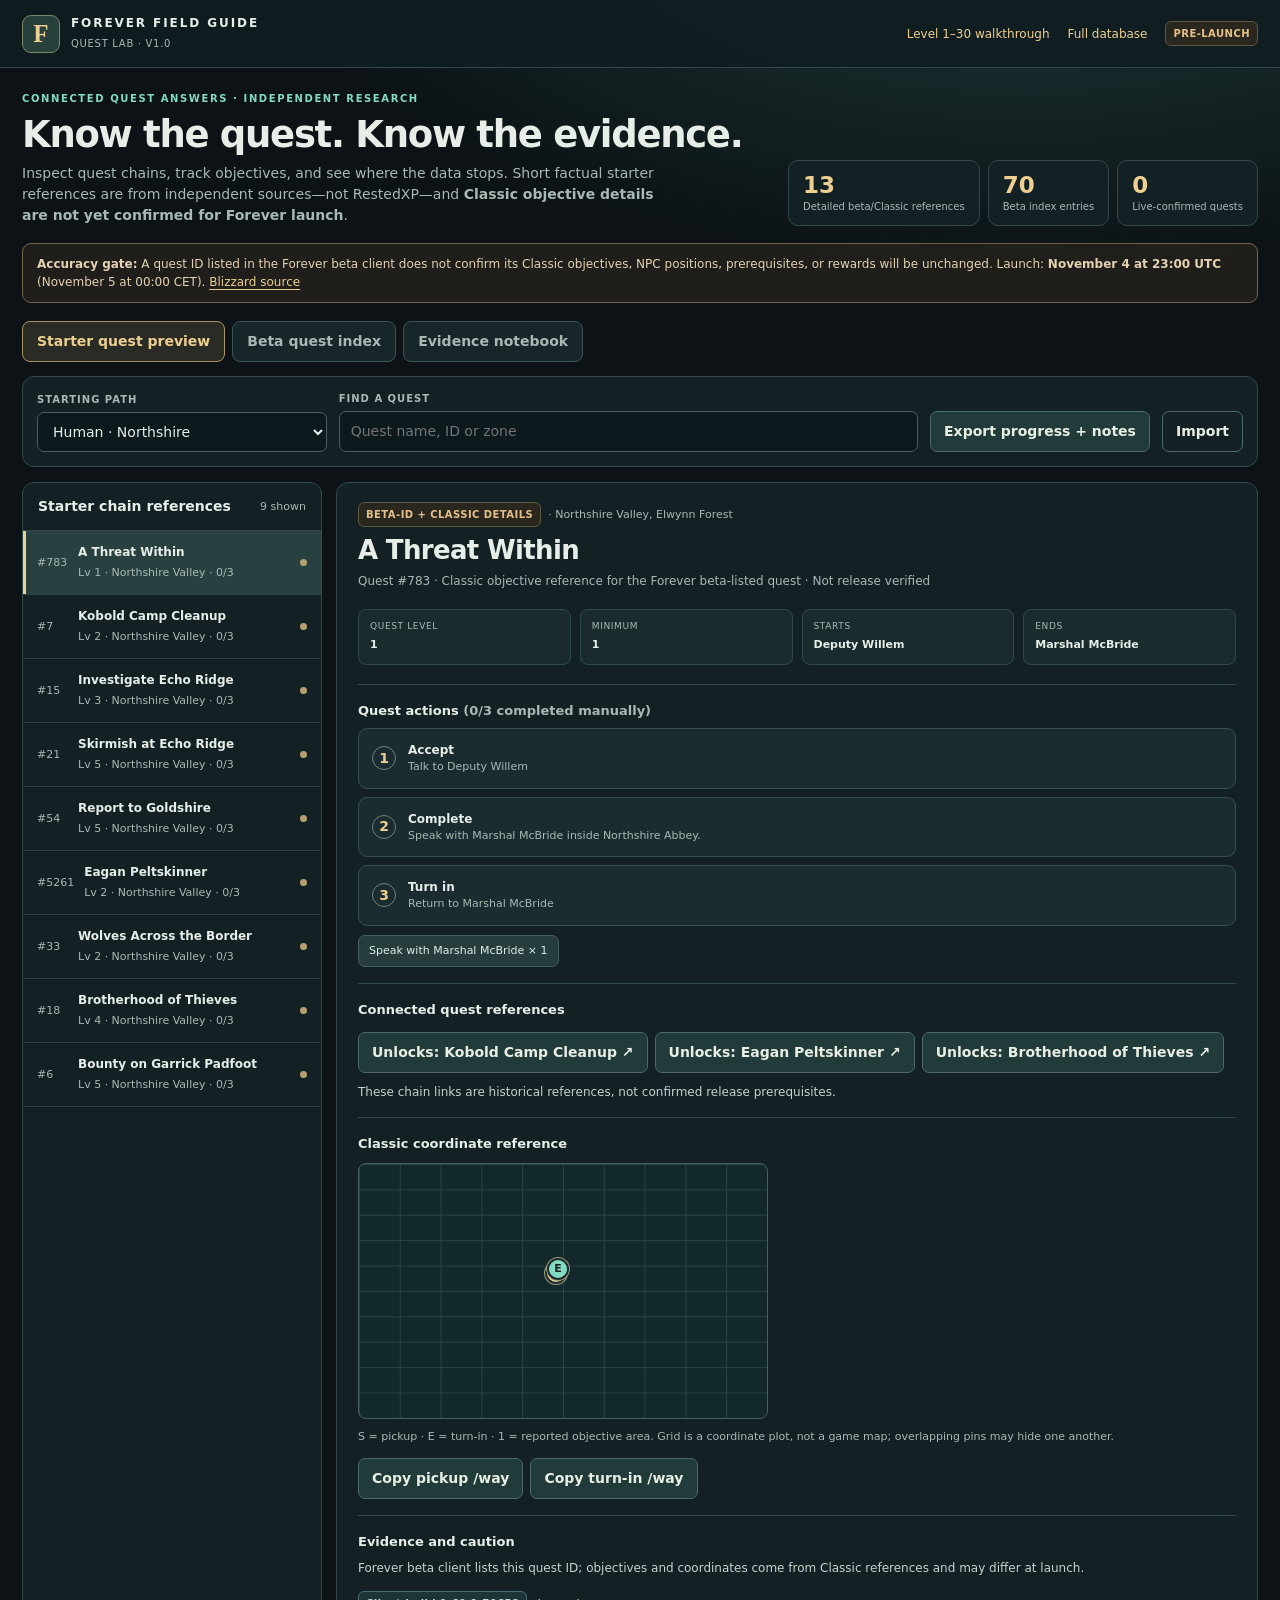
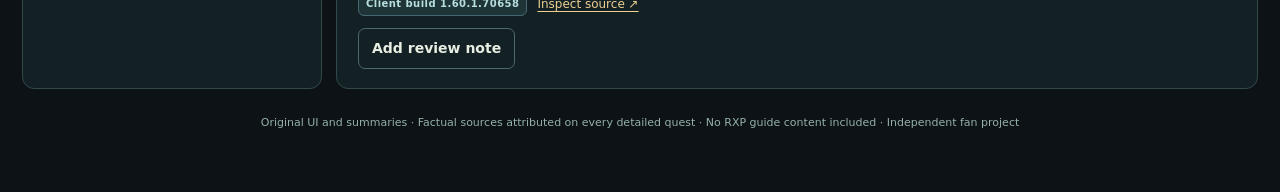
<file: quest_lab.html>
<!doctype html>
<html lang="en"><head><meta charset="utf-8"><meta name="viewport" content="width=device-width, initial-scale=1"><meta name="color-scheme" content="dark">
<title>Quest Lab — Forever Field Guide</title>
<style>
:root{--bg:#0c1215;--panel:#132125;--raised:#192a2f;--border:#32494c;--ink:#e7eee8;--muted:#a8b9b4;--gold:#edcf91;--teal:#83dac2;--amber:#e6c08a;--focus:#e1c983}
*{box-sizing:border-box}html{scroll-behavior:smooth}body{margin:0;font:14px/1.5 ui-sans-serif,system-ui,-apple-system,"Segoe UI",sans-serif;background:radial-gradient(ellipse 800px 420px at 80% -150px,#20413f 0%,transparent 100%),var(--bg);color:var(--ink)}button,input,select,textarea{font:inherit}button{cursor:pointer}a{color:var(--gold);text-underline-offset:3px}button:focus-visible,a:focus-visible,input:focus-visible,select:focus-visible,textarea:focus-visible{outline:2px solid var(--focus);outline-offset:2px}h1,h2,h3,p{margin:0}h1{font-size:clamp(26px,3vw,37px);line-height:1.12;letter-spacing:-.035em}h2{font-size:18px}h3{font-size:14px}small,.sub{color:var(--muted)}header{background:#101d20e8;border-bottom:1px solid var(--border)}.head{max-width:1440px;padding:14px 22px;margin:auto;display:flex;justify-content:space-between;align-items:center;gap:15px}.brand{text-decoration:none;color:var(--ink);display:flex;align-items:center;gap:11px}.brand-logo{display:grid;place-items:center;width:38px;height:38px;border:1px solid #7b8567;background:#28403b;color:var(--gold);font:bold 25px Georgia,serif;border-radius:9px}.brand strong{display:block;letter-spacing:.16em;font-size:12px}.brand small{font-size:10px;letter-spacing:.07em}.headlinks{display:flex;align-items:center;gap:18px;font-size:12px}.headlinks a{text-decoration:none}main{max-width:1440px;padding:23px 22px 60px;margin:auto}.hero{display:flex;justify-content:space-between;align-items:end;gap:20px;margin-bottom:17px}.kicker{font-size:10px;letter-spacing:.16em;text-transform:uppercase;color:var(--teal);font-weight:800;margin-bottom:8px}.hero p{margin-top:8px;max-width:660px;color:var(--muted)}.metrics{display:flex;gap:8px}.metric{border:1px solid var(--border);background:var(--panel);padding:11px 14px;min-width:106px;border-radius:10px}.metric strong{display:block;font-size:23px;line-height:1.2;color:var(--gold)}.metric span{display:block;font-size:10px;color:var(--muted)}.alert{border:1px solid #726345;background:#30291e8a;border-radius:9px;padding:11px 14px;margin-bottom:18px;font-size:12px;color:#e4d2b3}.toolbar{background:var(--panel);border:1px solid var(--border);border-radius:12px;padding:14px;display:flex;gap:12px;align-items:end;flex-wrap:wrap;margin-bottom:15px}.field{display:grid;gap:5px;flex:1;min-width:130px}.field label{font-size:10px;letter-spacing:.1em;color:var(--muted);text-transform:uppercase;font-weight:800}.field input,.field select,.field textarea{width:100%;background:#0c191d;color:var(--ink);border:1px solid #486065;border-radius:7px;padding:9px 11px;min-height:40px}.field.search{flex:2;min-width:190px}.btn{min-height:39px;padding:9px 13px;border-radius:7px;border:1px solid #4c6a67;background:#213a3a;color:#e9eee3;font-weight:700}.btn.gold{background:var(--gold);border-color:var(--gold);color:#212620}.btn.muted{background:transparent}.tabs{display:flex;gap:7px;flex-wrap:wrap;margin-bottom:14px}.tab{border:1px solid #3b5458;border-radius:8px;background:#162629;color:var(--muted);padding:9px 14px;font-weight:700}.tab.active{color:var(--gold);border-color:#ac9364;background:#2a2b25}.layout{display:grid;grid-template-columns:minmax(230px,300px) minmax(0,1fr);gap:14px}.panel{border:1px solid var(--border);background:var(--panel);border-radius:12px;overflow:hidden}.panelHead{padding:13px 15px;border-bottom:1px solid var(--border);display:flex;align-items:center;justify-content:space-between;gap:8px}.panelHead small{font-size:11px}.items{max-height:720px;overflow:auto}.pick{display:flex;align-items:center;text-align:left;gap:10px;width:100%;padding:12px 14px;border:0;border-bottom:1px solid #294045;color:var(--ink);background:transparent}.pick:hover{background:#1c3033}.pick.active{background:#294041;box-shadow:inset 3px 0 var(--gold)}.pick .num{color:var(--muted);font-size:11px;min-width:31px}.pick .title{flex:1;min-width:0}.pick .title strong{font-size:12px;display:block}.pick .title small{font-size:11px}.dot{width:7px;height:7px;background:#b3a16f;border-radius:50%;flex:none}.dot.complete{background:var(--teal)}.detail{padding:19px 21px;min-height:570px}.eyebrow{display:flex;gap:7px;align-items:center;flex-wrap:wrap;color:var(--muted);font-size:11px;margin-bottom:8px}.badge{display:inline-flex;align-items:center;gap:5px;font-size:10px;font-weight:800;letter-spacing:.045em;padding:4px 7px;border-radius:6px;border:1px solid #5f5844;color:var(--amber);background:#2a281e}.badge.blue{color:#b7dfdc;border-color:#466971;background:#1e3437}.badge.green{color:var(--teal);border-color:#467466;background:#19372f}.detail h2{font-size:26px;line-height:1.2;margin-bottom:5px;letter-spacing:-.025em}.subtitle{color:var(--muted);font-size:12px}.factgrid{display:grid;grid-template-columns:repeat(4,minmax(0,1fr));gap:9px;margin:19px 0}.fact{background:#1a2b2d;border:1px solid #30494b;border-radius:8px;padding:10px 11px;min-width:0}.fact b{font-size:11px;display:block;overflow-wrap:anywhere}.fact small{display:block;text-transform:uppercase;letter-spacing:.07em;font-size:9px;margin-bottom:4px}.section{border-top:1px solid #2e494a;padding-top:16px;margin-top:16px}.section h3{margin-bottom:8px;font-size:13px}.section p{color:#c3d4cc;font-size:12px}.steps{display:grid;gap:8px}.step{display:flex;align-items:center;gap:12px;width:100%;border:1px solid #365052;background:#1a2c2f;border-radius:9px;padding:12px 13px;color:var(--ink);text-align:left}.step:hover{border-color:#678677}.step .circle{width:24px;height:24px;border:1px solid #6b8277;border-radius:50%;display:grid;place-items:center;color:var(--gold);flex:none;font-weight:800}.step.done{border-color:#466a60;background:#1b3933}.step.done .circle{background:#8ed7b9;color:#1c322a;border-color:#8ed7b9}.step b{font-size:12px;display:block}.step small{font-size:11px;display:block}.secmeta{display:flex;gap:10px;flex-wrap:wrap;align-items:center;margin-top:14px}.secmeta a{font-size:12px}.warn{background:#312b22;color:#e9cfa5;border-radius:7px;padding:10px 12px;border:1px solid #6d5f45;margin:11px 0;font-size:12px}.soft{color:var(--muted)}.objective{display:flex;gap:9px;flex-wrap:wrap;margin-top:9px}.objective span{background:#263c3d;color:#e0efe6;border:1px solid #46615d;border-radius:7px;padding:7px 10px;font-size:11px}.plot{position:relative;max-width:410px;width:100%;aspect-ratio:1.6;border-radius:8px;border:1px solid #456063;margin:10px 0;background-image:linear-gradient(#294346 1px,transparent 1px),linear-gradient(90deg,#294346 1px,transparent 1px);background-size:10% 10%;background-color:#13282b;overflow:hidden}.pin{position:absolute;transform:translate(-50%,-50%);border-radius:100%;width:22px;height:22px;font-size:11px;display:grid;place-items:center;border:2px solid #1b2b2e;background:var(--gold);color:#162322;font-weight:900;box-shadow:0 0 0 1px #9b9c79}.pin.end{background:var(--teal)}.pin.obj{background:#bbb5dd}.legend{color:var(--muted);font-size:11px}.buttonRow{display:flex;gap:7px;flex-wrap:wrap;margin-top:12px}.indexList{display:grid;gap:8px}.indexRow{background:#1b2b30;border:1px solid #32474e;padding:11px 14px;border-radius:8px;display:flex;justify-content:space-between;gap:15px;align-items:center}.indexRow strong{font-size:12px}.indexRow small{display:block}.indexRow a{font-size:11px;flex:none}.notes{width:100%;min-height:90px;background:#0d1c20;color:var(--ink);border:1px solid #416066;border-radius:8px;padding:10px;resize:vertical}.foot{font-size:11px;color:#94b1a8;text-align:center;margin-top:26px}.hidden{display:none!important}.empty{padding:24px;text-align:center;color:var(--muted)}.finished{color:var(--teal);font-weight:700}.count{font-variant-numeric:tabular-nums}
@media(max-width:870px){.hero{align-items:start;flex-direction:column}.layout{grid-template-columns:1fr}.items{max-height:250px}.metrics{width:100%}.metric{flex:1}.factgrid{grid-template-columns:repeat(2,minmax(0,1fr))}.headlinks{gap:10px}}@media(max-width:560px){main{padding:17px 12px 40px}.head{padding:12px}.headlinks{font-size:11px}.brand strong{font-size:10px}.brand small{font-size:9px}.detail{padding:16px}.metric{min-width:0;padding:9px}.metric strong{font-size:20px}.field{min-width:100%}.toolbar{align-items:stretch}.factgrid{gap:7px}.indexRow{align-items:start;flex-direction:column}.headlinks a:nth-child(2){display:none}}
</style></head>
<body><header><div class="head"><a class="brand" href="index.html"><span class="brand-logo">F</span><span><strong>FOREVER FIELD GUIDE</strong><small>QUEST LAB · V1.0</small></span></a><nav class="headlinks"><a href="walkthrough.html">Level 1–30 walkthrough</a><a href="index.html">Full database</a><span class="badge">PRE-LAUNCH</span></nav></div></header>
<main><div class="hero"><div><div class="kicker">Connected quest answers · Independent research</div><h1>Know the quest. Know the evidence.</h1><p>Inspect quest chains, track objectives, and see where the data stops. Short factual starter references are from independent sources—not RestedXP—and <b>Classic objective details are not yet confirmed for Forever launch</b>.</p></div><div class="metrics"><div class="metric"><strong id="mDetailed">13</strong><span>Detailed beta/Classic references</span></div><div class="metric"><strong id="mIndex">70</strong><span>Beta index entries</span></div><div class="metric"><strong id="mVerified">0</strong><span>Live-confirmed quests</span></div></div></div>
<div class="alert"><b>Accuracy gate:</b> A quest ID listed in the Forever beta client does not confirm its Classic objectives, NPC positions, prerequisites, or rewards will be unchanged. Launch: <b>November 4 at 23:00 UTC</b> (November 5 at 00:00 CET). <a href="https://worldofwarcraft.blizzard.com/en-gb/news/24315820/world-of-warcraft-forever-goes-live-globally-4-november" target="_blank" rel="noopener noreferrer">Blizzard source</a></div>
<div class="tabs"><button id="tabDetails" class="tab active" data-tab="details">Starter quest preview</button><button id="tabIndex" class="tab" data-tab="index">Beta quest index</button><button id="tabReview" class="tab" data-tab="review">Evidence notebook</button></div>
<div class="toolbar"><div class="field"><label for="route">Starting path</label><select id="route"><option value="human">Human · Northshire</option><option value="nightelf">Night Elf · Shadowglen</option><option value="dwarfgnome">Dwarf / Gnome · Coldridge</option></select></div><div class="field search"><label for="query">Find a quest</label><input id="query" placeholder="Quest name, ID or zone" autocomplete="off"></div><button class="btn" id="export">Export progress + notes</button><button class="btn muted" id="import">Import</button><input type="file" id="upload" accept="application/json" class="hidden"></div>
<div id="viewDetails" class="layout"><aside class="panel"><div class="panelHead"><h3>Starter chain references</h3><small id="leftCount"></small></div><div class="items" id="questNav"></div></aside><section class="panel"><div class="detail" id="questDetail" aria-live="polite"></div></section></div>
<div id="viewIndex" class="panel hidden"><div class="panelHead"><h3>Beta-listed quests — names and level fields only</h3><small id="indexCount"></small></div><div class="detail"><p class="soft" style="margin-bottom:14px">These are <b>not</b> route steps. The original index does not establish who gives the quest, its objectives, availability, or its reward. Open the linked source for further investigation.</p><div class="indexList" id="indexResults"></div></div></div>
<div id="viewReview" class="panel hidden"><div class="panelHead"><h3>Evidence notebook · Private research</h3><small>Never auto-publishes</small></div><div class="detail"><p class="soft">Choose a detailed quest from the starter preview, then record findings here. Notes stay in this browser unless exported. They do not change the published evidence badge and are not proof of live-game verification.</p><div class="section"><h3 id="noteHeading">Research target</h3><textarea class="notes" id="reviewNotes" placeholder="Example: beta build observed, screenshot evidence, NPC coordinate discrepancy, quest availability..."></textarea><div class="buttonRow"><button class="btn gold" id="saveNote">Save local note</button><a id="noteSource" target="_blank" rel="noopener noreferrer">Primary reference ↗</a></div></div><div class="section"><h3>Release validation checklist</h3><div class="steps"><div class="step"><span class="circle">1</span><span><b>Verify in release client</b><small>Quest exists, correct faction and minimum level, original screenshot/log</small></span></div><div class="step"><span class="circle">2</span><span><b>Verify quest chain and objective counts</b><small>Check prerequisites, objective targets and turn-in NPCs; never infer from category listings</small></span></div><div class="step"><span class="circle">3</span><span><b>Confirm coordinates and game build</b><small>Separate player position from NPC location, and distinguish Classic from Forever</small></span></div><div class="step"><span class="circle">4</span><span><b>Approve a reusable licensed record</b><small>Record source rights, reviewer, timestamp, and build before publishing</small></span></div></div></div></div></div>
<p class="foot">Original UI and summaries · Factual sources attributed on every detailed quest · No RXP guide content included · Independent fan project</p></main>
<script id="quest-data" type="application/json">{"version":"1.0.0","as_of":"2026-11-01","launch":"2026-11-04T23:00:00Z","records":[{"id":783,"name":"A Threat Within","zone":"Northshire Valley","region":"Elwynn Forest","level":1,"minimum":1,"faction":"Alliance","path":"human","starts":"Deputy Willem","ends":"Marshal McBride","summary":"Speak with Marshal McBride inside Northshire Abbey.","objectives":[{"name":"Speak with Marshal McBride","count":1}],"requires":[],"pickup":[48.2,42.8],"turnin":[48.8,41.4],"objective_point":null,"build":"1.60.1.70658","source_url":"https://www.60.tools/quests/783-a-threat-within","source_type":"independent_classic_reference","evidence":"client_listed_classic_reference","rights":"brief_facts_with_attribution","certainty":"Forever beta client lists this quest ID; objectives and coordinates come from Classic references and may differ at launch."},{"id":7,"name":"Kobold Camp Cleanup","zone":"Northshire Valley","region":"Elwynn Forest","level":2,"minimum":1,"faction":"Alliance","path":"human","starts":"Marshal McBride","ends":"Marshal McBride","summary":"Defeat 10 Kobold Vermin in the northern Northshire area.","objectives":[{"name":"Kobold Vermin","count":10}],"requires":[783],"pickup":[48.8,41.4],"turnin":[48.8,41.4],"objective_point":null,"build":"1.60.1.70532","source_url":"https://www.60.tools/quests/7-kobold-camp-cleanup","source_type":"independent_classic_reference","evidence":"client_listed_classic_reference","rights":"brief_facts_with_attribution","certainty":"Forever beta client lists this quest ID; objectives and coordinates come from Classic references and may differ at launch."},{"id":15,"name":"Investigate Echo Ridge","zone":"Northshire Valley","region":"Elwynn Forest","level":3,"minimum":1,"faction":"Alliance","path":"human","starts":"Marshal McBride","ends":"Marshal McBride","summary":"Defeat 10 Kobold Workers around Echo Ridge Mine.","objectives":[{"name":"Kobold Worker","count":10}],"requires":[7],"pickup":[48.8,41.4],"turnin":[48.8,41.4],"objective_point":null,"build":"1.60.1.70658","source_url":"https://www.60.tools/quests/15-investigate-echo-ridge","source_type":"independent_classic_reference","evidence":"client_listed_classic_reference","rights":"brief_facts_with_attribution","certainty":"Forever beta client lists this quest ID; objectives and coordinates come from Classic references and may differ at launch."},{"id":21,"name":"Skirmish at Echo Ridge","zone":"Northshire Valley","region":"Elwynn Forest","level":5,"minimum":1,"faction":"Alliance","path":"human","starts":"Marshal McBride","ends":"Marshal McBride","summary":"Defeat 12 Kobold Laborers near Echo Ridge Mine.","objectives":[{"name":"Kobold Laborer","count":12}],"requires":[15],"pickup":[48.8,41.4],"turnin":[48.8,41.4],"objective_point":null,"build":"1.60.1.70009","source_url":"https://www.60.tools/quests/21-skirmish-at-echo-ridge","source_type":"independent_classic_reference","evidence":"client_listed_classic_reference","rights":"brief_facts_with_attribution","certainty":"Forever beta client lists this quest ID; objectives and coordinates come from Classic references and may differ at launch."},{"id":54,"name":"Report to Goldshire","zone":"Northshire Valley","region":"Elwynn Forest","level":5,"minimum":1,"faction":"Alliance","path":"human","starts":"Marshal McBride","ends":"Marshal Dughan","summary":"Take the report from Northshire to Marshal Dughan in Goldshire.","objectives":[{"name":"Deliver the report","count":1}],"requires":[21],"pickup":[48.8,41.4],"turnin":null,"objective_point":null,"build":"1.60.1.70658","source_url":"https://www.60.tools/quests/54-report-to-goldshire","source_type":"independent_classic_reference","evidence":"client_listed_classic_reference","rights":"brief_facts_with_attribution","certainty":"Forever beta client lists this quest ID; objectives and coordinates come from Classic references and may differ at launch."},{"id":5261,"name":"Eagan Peltskinner","zone":"Northshire Valley","region":"Elwynn Forest","level":2,"minimum":1,"faction":"Alliance","path":"human","starts":"Deputy Willem","ends":"Eagan Peltskinner","summary":"Visit Eagan Peltskinner near Northshire Abbey.","objectives":[{"name":"Speak with Eagan Peltskinner","count":1}],"requires":[783],"pickup":[48.2,42.8],"turnin":[48.9,40.2],"objective_point":null,"build":"1.60.1.70707","source_url":"https://senseos.gg/wiki/wow-forever/quests/5261/eagan-peltskinner/","source_type":"independent_classic_reference","evidence":"client_listed_classic_reference","rights":"brief_facts_with_attribution","certainty":"Forever beta client lists this quest ID; objectives and coordinates come from Classic references and may differ at launch."},{"id":33,"name":"Wolves Across the Border","zone":"Northshire Valley","region":"Elwynn Forest","level":2,"minimum":1,"faction":"Alliance","path":"human","starts":"Eagan Peltskinner","ends":"Eagan Peltskinner","summary":"Collect 8 Tough Wolf Meat in the Northshire area.","objectives":[{"name":"Tough Wolf Meat","count":8}],"requires":[5261],"pickup":[48.8,40.2],"turnin":[48.8,40.2],"objective_point":null,"build":"1.60.1.70338","source_url":"https://www.60.tools/quests/33-wolves-across-the-border","source_type":"independent_classic_reference","evidence":"client_listed_classic_reference","rights":"brief_facts_with_attribution","certainty":"Forever beta client lists this quest ID; objectives and coordinates come from Classic references and may differ at launch."},{"id":18,"name":"Brotherhood of Thieves","zone":"Northshire Valley","region":"Elwynn Forest","level":4,"minimum":2,"faction":"Alliance","path":"human","starts":"Deputy Willem","ends":"Deputy Willem","summary":"Collect 12 Red Burlap Bandanas from Defias enemies near Northshire Vineyards.","objectives":[{"name":"Red Burlap Bandana","count":12}],"requires":[783],"pickup":[48.2,42.8],"turnin":[48.2,42.8],"objective_point":null,"build":"1.60.1.70658","source_url":"https://www.60.tools/quests/18-brotherhood-of-thieves","source_type":"independent_classic_reference","evidence":"client_listed_classic_reference","rights":"brief_facts_with_attribution","certainty":"Forever beta client lists this quest ID; objectives and coordinates come from Classic references and may differ at launch."},{"id":6,"name":"Bounty on Garrick Padfoot","zone":"Northshire Valley","region":"Elwynn Forest","level":5,"minimum":2,"faction":"Alliance","path":"human","starts":"Deputy Willem","ends":"Deputy Willem","summary":"Recover Garrick Padfoot’s head from the Northshire Vineyards.","objectives":[{"name":"Garrick’s Head","count":1}],"requires":[18],"pickup":[48.2,42.8],"turnin":[48.2,42.8],"objective_point":null,"build":"1.60.1.70245","source_url":"https://www.60.tools/quests/6-bounty-on-garrick-padfoot","source_type":"independent_classic_reference","evidence":"client_listed_classic_reference","rights":"brief_facts_with_attribution","certainty":"Forever beta client lists this quest ID; objectives and coordinates come from Classic references and may differ at launch."},{"id":456,"name":"The Balance of Nature (first)","zone":"Shadowglen","region":"Teldrassil","level":2,"minimum":1,"faction":"Alliance","path":"nightelf","starts":"Conservator Ilthalaine","ends":"Conservator Ilthalaine","summary":"Defeat 7 Young Nightsabers and 4 Young Thistle Boars.","objectives":[{"name":"Young Nightsaber","count":7},{"name":"Young Thistle Boar","count":4}],"requires":[],"pickup":[58.7,44.3],"turnin":[58.7,44.3],"objective_point":[61.6,44.2],"build":"1.60.1.70425","source_url":"https://www.60.tools/quests/456-the-balance-of-nature","source_type":"independent_classic_reference","evidence":"client_listed_classic_reference","rights":"brief_facts_with_attribution","certainty":"Forever beta client lists this quest ID; objectives and coordinates come from Classic references and may differ at launch."},{"id":457,"name":"The Balance of Nature (follow-up)","zone":"Shadowglen","region":"Teldrassil","level":3,"minimum":1,"faction":"Alliance","path":"nightelf","starts":"Conservator Ilthalaine","ends":"Conservator Ilthalaine","summary":"Defeat 7 Mangy Nightsabers and 7 Thistle Boars.","objectives":[{"name":"Mangy Nightsaber","count":7},{"name":"Thistle Boar","count":7}],"requires":[456],"pickup":[58.7,44.3],"turnin":[58.7,44.3],"objective_point":[62.0,36.9],"build":"1.60.1.70425","source_url":"https://www.60.tools/quests/457-the-balance-of-nature","source_type":"independent_classic_reference","evidence":"client_listed_classic_reference","rights":"brief_facts_with_attribution","certainty":"Forever beta client lists this quest ID; objectives and coordinates come from Classic references and may differ at launch."},{"id":179,"name":"Dwarven Outfitters","zone":"Coldridge Valley","region":"Dun Morogh","level":1,"minimum":1,"faction":"Alliance","path":"dwarfgnome","starts":"Sten Stoutarm","ends":"Sten Stoutarm","summary":"Gather 8 Tough Wolf Meat for Sten Stoutarm.","objectives":[{"name":"Tough Wolf Meat","count":8}],"requires":[],"pickup":[29.8,71.2],"turnin":[29.8,71.2],"objective_point":null,"build":"1.60.1.70658","source_url":"https://www.60.tools/quests/179-dwarven-outfitters","source_type":"independent_classic_reference","evidence":"client_listed_classic_reference","rights":"brief_facts_with_attribution","certainty":"Forever beta client lists this quest ID; objectives and coordinates come from Classic references and may differ at launch."},{"id":183,"name":"The Boar Hunter","zone":"Coldridge Valley","region":"Dun Morogh","level":3,"minimum":1,"faction":"Alliance","path":"dwarfgnome","starts":"Talin Keeneye","ends":"Talin Keeneye","summary":"Defeat 12 Small Crag Boars in Coldridge Valley.","objectives":[{"name":"Small Crag Boar","count":12}],"requires":[],"pickup":[22.6,71.4],"turnin":[22.6,71.4],"objective_point":null,"build":"1.60.1.70425","source_url":"https://www.60.tools/quests/183-the-boar-hunter","source_type":"independent_classic_reference","evidence":"client_listed_classic_reference","rights":"brief_facts_with_attribution","certainty":"Forever beta client lists this quest ID; objectives and coordinates come from Classic references and may differ at launch."}],"index_only":[{"id":"quest:old-ironforge-incursion-the-hall-of-thanes","name":"Old Ironforge Incursion","category":"The Hall of Thanes","level":16,"minimum":9,"source":"https://www.wowhead.com/forever/quests","status":"beta_indexed","note":"Index listing only: giver, objectives, prerequisites and turn-ins are not established."},{"id":"quest:stepping-stones-the-barrens","name":"Stepping Stones","category":"The Barrens","level":24,"minimum":14,"source":"https://www.wowhead.com/forever/quests","status":"beta_indexed","note":"Index listing only: giver, objectives, prerequisites and turn-ins are not established."},{"id":"quest:and-that-note-you-found-westfall","name":"... and that note you found","category":"Westfall","level":22,"minimum":14,"source":"https://www.wowhead.com/forever/quests","status":"beta_indexed","note":"Index listing only: giver, objectives, prerequisites and turn-ins are not established."},{"id":"quest:and-that-note-you-found-the-barrens","name":"... and that note you found","category":"The Barrens","level":22,"minimum":14,"source":"https://www.wowhead.com/forever/quests","status":"beta_indexed","note":"Index listing only: giver, objectives, prerequisites and turn-ins are not established."},{"id":"quest:this-must-be-the-place-thoradin-s-wall","name":"This Must Be The Place","category":"Thoradin's Wall","level":32,"minimum":14,"source":"https://www.wowhead.com/forever/quests","status":"beta_indexed","note":"Index listing only: giver, objectives, prerequisites and turn-ins are not established."},{"id":"quest:leaders-of-the-fang-wailing-caverns","name":"Leaders of the Fang","category":"Wailing Caverns","level":22,"minimum":10,"source":"https://www.wowhead.com/forever/quests","status":"beta_indexed","note":"Index listing only: giver, objectives, prerequisites and turn-ins are not established."},{"id":"quest:underground-map-dun-morogh","name":"Underground Map","category":"Dun Morogh","level":15,"minimum":9,"source":"https://www.wowhead.com/forever/quests","status":"beta_indexed","note":"Index listing only: giver, objectives, prerequisites and turn-ins are not established."},{"id":"quest:the-wrath-of-rath-mael-ruins-of-lordaeron","name":"The Wrath of Rath'mael","category":"Ruins of Lordaeron","level":22,"minimum":15,"source":"https://www.wowhead.com/forever/quests","status":"beta_indexed","note":"Index listing only: giver, objectives, prerequisites and turn-ins are not established."},{"id":"quest:eagle-s-fist-stonewrought-dam","name":"Eagle's Fist","category":"Stonewrought Dam","level":32,"minimum":14,"source":"https://www.wowhead.com/forever/quests","status":"beta_indexed","note":"Index listing only: giver, objectives, prerequisites and turn-ins are not established."},{"id":"quest:the-defias-brotherhood-the-deadmines","name":"The Defias Brotherhood","category":"The Deadmines","level":22,"minimum":14,"source":"https://www.wowhead.com/forever/quests","status":"beta_indexed","note":"Index listing only: giver, objectives, prerequisites and turn-ins are not established."},{"id":"quest:friend-of-the-library-special","name":"Friend of the Library","category":"Special","level":20,"minimum":1,"source":"https://www.wowhead.com/forever/quests","status":"beta_indexed","note":"Index listing only: giver, objectives, prerequisites and turn-ins are not established."},{"id":"quest:a-moon-kissed-blade-paladin","name":"A Moon-Kissed Blade","category":"Paladin","level":25,"minimum":20,"source":"https://www.wowhead.com/forever/quests","status":"beta_indexed","note":"Index listing only: giver, objectives, prerequisites and turn-ins are not established."},{"id":"quest:earthen-echo-excavation-site-wetlands","name":"Earthen Echo","category":"Excavation Site: Wetlands","level":31,"minimum":24,"source":"https://www.wowhead.com/forever/quests","status":"beta_indexed","note":"Index listing only: giver, objectives, prerequisites and turn-ins are not established."},{"id":"quest:friend-of-the-kirin-tor-alterac-mountains","name":"Friend of the Kirin Tor","category":"Alterac Mountains","level":33,"minimum":24,"source":"https://www.wowhead.com/forever/quests","status":"beta_indexed","note":"Index listing only: giver, objectives, prerequisites and turn-ins are not established."},{"id":"quest:heart-of-disruption-city-of-dalaran","name":"Heart of Disruption","category":"City of Dalaran","level":33,"minimum":24,"source":"https://www.wowhead.com/forever/quests","status":"beta_indexed","note":"Index listing only: giver, objectives, prerequisites and turn-ins are not established."},{"id":"quest:abominable-creatures-ruins-of-lordaeron","name":"Abominable Creatures","category":"Ruins of Lordaeron","level":21,"minimum":16,"source":"https://www.wowhead.com/forever/quests","status":"beta_indexed","note":"Index listing only: giver, objectives, prerequisites and turn-ins are not established."},{"id":"quest:remember-that-i-love-you-ruins-of-lordaeron","name":"Remember That I Love You","category":"Ruins of Lordaeron","level":22,"minimum":15,"source":"https://www.wowhead.com/forever/quests","status":"beta_indexed","note":"Index listing only: giver, objectives, prerequisites and turn-ins are not established."},{"id":"quest:wet-job-stonetalon-mountains","name":"Wet Job","category":"Stonetalon Mountains","level":32,"minimum":14,"source":"https://www.wowhead.com/forever/quests","status":"beta_indexed","note":"Index listing only: giver, objectives, prerequisites and turn-ins are not established."},{"id":"quest:a-frightened-request-ruins-of-lordaeron","name":"A Frightened Request","category":"Ruins of Lordaeron","level":22,"minimum":15,"source":"https://www.wowhead.com/forever/quests","status":"beta_indexed","note":"Index listing only: giver, objectives, prerequisites and turn-ins are not established."},{"id":"quest:prehistoric-prism-excavation-site-wetlands","name":"Prehistoric Prism","category":"Excavation Site: Wetlands","level":31,"minimum":24,"source":"https://www.wowhead.com/forever/quests","status":"beta_indexed","note":"Index listing only: giver, objectives, prerequisites and turn-ins are not established."},{"id":"quest:greater-friend-of-the-library-special","name":"Greater Friend of the Library","category":"Special","level":35,"minimum":20,"source":"https://www.wowhead.com/forever/quests","status":"beta_indexed","note":"Index listing only: giver, objectives, prerequisites and turn-ins are not established."},{"id":"quest:destruction-in-deadmines-the-deadmines","name":"Destruction in Deadmines","category":"The Deadmines","level":18,"minimum":9,"source":"https://www.wowhead.com/forever/quests","status":"beta_indexed","note":"Index listing only: giver, objectives, prerequisites and turn-ins are not established."},{"id":"quest:the-test-of-righteousness-paladin","name":"The Test of Righteousness","category":"Paladin","level":22,"minimum":20,"source":"https://www.wowhead.com/forever/quests","status":"beta_indexed","note":"Index listing only: giver, objectives, prerequisites and turn-ins are not established."},{"id":"quest:the-tempest-s-weapons-shaman","name":"The Tempest's Weapons","category":"Shaman","level":40,"minimum":30,"source":"https://www.wowhead.com/forever/quests","status":"beta_indexed","note":"Index listing only: giver, objectives, prerequisites and turn-ins are not established."},{"id":"quest:stopping-the-cycle-wetlands","name":"Stopping the Cycle","category":"Wetlands","level":34,"minimum":24,"source":"https://www.wowhead.com/forever/quests","status":"beta_indexed","note":"Index listing only: giver, objectives, prerequisites and turn-ins are not established."},{"id":"quest:bloodied-insignia-ruins-of-lordaeron","name":"Bloodied Insignia","category":"Ruins of Lordaeron","level":22,"minimum":16,"source":"https://www.wowhead.com/forever/quests","status":"beta_indexed","note":"Index listing only: giver, objectives, prerequisites and turn-ins are not established."},{"id":"quest:lost-relic-carry-excavation-site-wetlands","name":"Lost Relic Carry","category":"Excavation Site: Wetlands","level":31,"minimum":24,"source":"https://www.wowhead.com/forever/quests","status":"beta_indexed","note":"Index listing only: giver, objectives, prerequisites and turn-ins are not established."},{"id":"quest:changing-tastes-excavation-site-wetlands","name":"Changing Tastes","category":"Excavation Site: Wetlands","level":31,"minimum":24,"source":"https://www.wowhead.com/forever/quests","status":"beta_indexed","note":"Index listing only: giver, objectives, prerequisites and turn-ins are not established."},{"id":"quest:the-fury-runs-deep-the-stockade","name":"The Fury Runs Deep","category":"The Stockade","level":27,"minimum":22,"source":"https://www.wowhead.com/forever/quests","status":"beta_indexed","note":"Index listing only: giver, objectives, prerequisites and turn-ins are not established."},{"id":"quest:blackfathom-villainy-blackfathom-deeps","name":"Blackfathom Villainy","category":"Blackfathom Deeps","level":27,"minimum":18,"source":"https://www.wowhead.com/forever/quests","status":"beta_indexed","note":"Index listing only: giver, objectives, prerequisites and turn-ins are not established."},{"id":"quest:rare-books-elwynn-forest","name":"Rare Books","category":"Elwynn Forest","level":7,"minimum":1,"source":"https://www.wowhead.com/forever/quests","status":"beta_indexed","note":"Index listing only: giver, objectives, prerequisites and turn-ins are not established."},{"id":"quest:stronger-than-steel-mulgore","name":"Stronger than Steel","category":"Mulgore","level":29,"minimum":23,"source":"https://www.wowhead.com/forever/quests","status":"beta_indexed","note":"Index listing only: giver, objectives, prerequisites and turn-ins are not established."},{"id":"quest:elder-knowledge-excavation-site-wetlands","name":"Elder Knowledge","category":"Excavation Site: Wetlands","level":31,"minimum":24,"source":"https://www.wowhead.com/forever/quests","status":"beta_indexed","note":"Index listing only: giver, objectives, prerequisites and turn-ins are not established."},{"id":"quest:khan-jehn-desolace","name":"Khan Jehn","category":"Desolace","level":42,"minimum":35,"source":"https://www.wowhead.com/forever/quests","status":"beta_indexed","note":"Index listing only: giver, objectives, prerequisites and turn-ins are not established."},{"id":"quest:lost-in-the-thicket-things-excavation-site-wetlands","name":"Lost in the Thicket Things","category":"Excavation Site: Wetlands","level":31,"minimum":24,"source":"https://www.wowhead.com/forever/quests","status":"beta_indexed","note":"Index listing only: giver, objectives, prerequisites and turn-ins are not established."},{"id":"quest:horrors-in-the-highland-excavation-site-wetlands","name":"Horrors in the Highland","category":"Excavation Site: Wetlands","level":31,"minimum":24,"source":"https://www.wowhead.com/forever/quests","status":"beta_indexed","note":"Index listing only: giver, objectives, prerequisites and turn-ins are not established."},{"id":"quest:light-s-justice-ruins-of-lordaeron","name":"Light's Justice","category":"Ruins of Lordaeron","level":22,"minimum":15,"source":"https://www.wowhead.com/forever/quests","status":"beta_indexed","note":"Index listing only: giver, objectives, prerequisites and turn-ins are not established."},{"id":"quest:a-sealed-crate-uncategorized","name":"A Sealed Crate","category":"Uncategorized","level":60,"minimum":1,"source":"https://www.wowhead.com/forever/quests","status":"beta_indexed","note":"Index listing only: giver, objectives, prerequisites and turn-ins are not established."},{"id":"quest:the-orb-of-soran-ruk-warlock","name":"The Orb of Soran'ruk","category":"Warlock","level":25,"minimum":20,"source":"https://www.wowhead.com/forever/quests","status":"beta_indexed","note":"Index listing only: giver, objectives, prerequisites and turn-ins are not established."},{"id":"quest:the-glowing-shard-wailing-caverns","name":"The Glowing Shard","category":"Wailing Caverns","level":26,"minimum":15,"source":"https://www.wowhead.com/forever/quests","status":"beta_indexed","note":"Index listing only: giver, objectives, prerequisites and turn-ins are not established."},{"id":"quest:unwelcome-guests-the-barrens","name":"Unwelcome Guests","category":"The Barrens","level":18,"minimum":14,"source":"https://www.wowhead.com/forever/quests","status":"beta_indexed","note":"Index listing only: giver, objectives, prerequisites and turn-ins are not established."},{"id":"quest:in-the-name-of-the-light-scarlet-monastery","name":"In the Name of the Light","category":"Scarlet Monastery","level":40,"minimum":34,"source":"https://www.wowhead.com/forever/quests","status":"beta_indexed","note":"Index listing only: giver, objectives, prerequisites and turn-ins are not established."},{"id":"quest:red-silk-bandanas-the-deadmines","name":"Red Silk Bandanas","category":"The Deadmines","level":17,"minimum":14,"source":"https://www.wowhead.com/forever/quests","status":"beta_indexed","note":"Index listing only: giver, objectives, prerequisites and turn-ins are not established."},{"id":"quest:songblade-search-excavation-site-wetlands","name":"Songblade Search","category":"Excavation Site: Wetlands","level":31,"minimum":24,"source":"https://www.wowhead.com/forever/quests","status":"beta_indexed","note":"Index listing only: giver, objectives, prerequisites and turn-ins are not established."},{"id":"quest:the-new-plague-ruins-of-lordaeron","name":"The New Plague","category":"Ruins of Lordaeron","level":22,"minimum":16,"source":"https://www.wowhead.com/forever/quests","status":"beta_indexed","note":"Index listing only: giver, objectives, prerequisites and turn-ins are not established."},{"id":"quest:highland-hides-excavation-site-wetlands","name":"Highland Hides","category":"Excavation Site: Wetlands","level":28,"minimum":24,"source":"https://www.wowhead.com/forever/quests","status":"beta_indexed","note":"Index listing only: giver, objectives, prerequisites and turn-ins are not established."},{"id":"quest:a-green-sample-city-of-dalaran","name":"A Green Sample","category":"City of Dalaran","level":33,"minimum":24,"source":"https://www.wowhead.com/forever/quests","status":"beta_indexed","note":"Index listing only: giver, objectives, prerequisites and turn-ins are not established."},{"id":"quest:deviate-eradication-wailing-caverns","name":"Deviate Eradication","category":"Wailing Caverns","level":21,"minimum":15,"source":"https://www.wowhead.com/forever/quests","status":"beta_indexed","note":"Index listing only: giver, objectives, prerequisites and turn-ins are not established."},{"id":"quest:collecting-memories-the-deadmines","name":"Collecting Memories","category":"The Deadmines","level":18,"minimum":14,"source":"https://www.wowhead.com/forever/quests","status":"beta_indexed","note":"Index listing only: giver, objectives, prerequisites and turn-ins are not established."},{"id":"quest:the-eye-of-bhossca-rogue","name":"The Eye of Bhossca","category":"Rogue","level":35,"minimum":25,"source":"https://www.wowhead.com/forever/quests","status":"beta_indexed","note":"Index listing only: giver, objectives, prerequisites and turn-ins are not established."},{"id":"quest:the-moonsilver-blade-paladin","name":"The Moonsilver Blade","category":"Paladin","level":25,"minimum":20,"source":"https://www.wowhead.com/forever/quests","status":"beta_indexed","note":"Index listing only: giver, objectives, prerequisites and turn-ins are not established."},{"id":"quest:book-return-elwynn-forest","name":"Book Return","category":"Elwynn Forest","level":6,"minimum":1,"source":"https://www.wowhead.com/forever/quests","status":"beta_indexed","note":"Index listing only: giver, objectives, prerequisites and turn-ins are not established."},{"id":"quest:open-the-maw-excavation-site-wetlands","name":"Open the Maw","category":"Excavation Site: Wetlands","level":31,"minimum":24,"source":"https://www.wowhead.com/forever/quests","status":"beta_indexed","note":"Index listing only: giver, objectives, prerequisites and turn-ins are not established."},{"id":"quest:underground-assault-the-deadmines","name":"Underground Assault","category":"The Deadmines","level":20,"minimum":15,"source":"https://www.wowhead.com/forever/quests","status":"beta_indexed","note":"Index listing only: giver, objectives, prerequisites and turn-ins are not established."},{"id":"quest:starving-arcane-city-of-dalaran","name":"Starving Arcane","category":"City of Dalaran","level":33,"minimum":24,"source":"https://www.wowhead.com/forever/quests","status":"beta_indexed","note":"Index listing only: giver, objectives, prerequisites and turn-ins are not established."},{"id":"quest:searching-for-the-lost-satchel-ragefire-chasm","name":"Searching for the Lost Satchel","category":"Ragefire Chasm","level":16,"minimum":9,"source":"https://www.wowhead.com/forever/quests","status":"beta_indexed","note":"Index listing only: giver, objectives, prerequisites and turn-ins are not established."},{"id":"quest:in-search-of-thaelrid-blackfathom-deeps","name":"In Search of Thaelrid","category":"Blackfathom Deeps","level":24,"minimum":18,"source":"https://www.wowhead.com/forever/quests","status":"beta_indexed","note":"Index listing only: giver, objectives, prerequisites and turn-ins are not established."},{"id":"quest:testing-the-wells-westfall","name":"Testing the Wells","category":"Westfall","level":12,"minimum":9,"source":"https://www.wowhead.com/forever/quests","status":"beta_indexed","note":"Index listing only: giver, objectives, prerequisites and turn-ins are not established."},{"id":"quest:destruction-in-deadmines-westfall","name":"Destruction in Deadmines","category":"Westfall","level":18,"minimum":9,"source":"https://www.wowhead.com/forever/quests","status":"beta_indexed","note":"Index listing only: giver, objectives, prerequisites and turn-ins are not established."},{"id":"quest:shipping-label-the-barrens","name":"Shipping Label","category":"The Barrens","level":60,"minimum":10,"source":"https://www.wowhead.com/forever/quests","status":"beta_indexed","note":"Index listing only: giver, objectives, prerequisites and turn-ins are not established."},{"id":"quest:trouble-at-the-docks-wailing-caverns","name":"Trouble at the Docks","category":"Wailing Caverns","level":18,"minimum":14,"source":"https://www.wowhead.com/forever/quests","status":"beta_indexed","note":"Index listing only: giver, objectives, prerequisites and turn-ins are not established."},{"id":"quest:oh-brother-the-deadmines","name":"Oh Brother...","category":"The Deadmines","level":20,"minimum":15,"source":"https://www.wowhead.com/forever/quests","status":"beta_indexed","note":"Index listing only: giver, objectives, prerequisites and turn-ins are not established."},{"id":"quest:big-game-hunter-stranglethorn-vale","name":"Big Game Hunter","category":"Stranglethorn Vale","level":43,"minimum":28,"source":"https://www.wowhead.com/forever/quests","status":"beta_indexed","note":"Index listing only: giver, objectives, prerequisites and turn-ins are not established."},{"id":"quest:knowledge-in-the-deeps-blackfathom-deeps","name":"Knowledge in the Deeps","category":"Blackfathom Deeps","level":23,"minimum":18,"source":"https://www.wowhead.com/forever/quests","status":"beta_indexed","note":"Index listing only: giver, objectives, prerequisites and turn-ins are not established."},{"id":"quest:nibbled-on-book-elwynn-forest","name":"Nibbled-On Book","category":"Elwynn Forest","level":2,"minimum":1,"source":"https://www.wowhead.com/forever/quests","status":"beta_indexed","note":"Index listing only: giver, objectives, prerequisites and turn-ins are not established."},{"id":"quest:the-grave-knight-city-of-dalaran","name":"The Grave Knight","category":"City of Dalaran","level":33,"minimum":24,"source":"https://www.wowhead.com/forever/quests","status":"beta_indexed","note":"Index listing only: giver, objectives, prerequisites and turn-ins are not established."},{"id":"quest:into-the-scarlet-monastery-scarlet-monastery","name":"Into The Scarlet Monastery","category":"Scarlet Monastery","level":42,"minimum":33,"source":"https://www.wowhead.com/forever/quests","status":"beta_indexed","note":"Index listing only: giver, objectives, prerequisites and turn-ins are not established."},{"id":"quest:the-crone-of-the-kraul-razorfen-kraul","name":"The Crone of the Kraul","category":"Razorfen Kraul","level":34,"minimum":29,"source":"https://www.wowhead.com/forever/quests","status":"beta_indexed","note":"Index listing only: giver, objectives, prerequisites and turn-ins are not established."},{"id":"quest:whirlwind-weapon-warrior","name":"Whirlwind Weapon","category":"Warrior","level":40,"minimum":30,"source":"https://www.wowhead.com/forever/quests","status":"beta_indexed","note":"Index listing only: giver, objectives, prerequisites and turn-ins are not established."},{"id":"quest:the-stockade-riots-the-stockade","name":"The Stockade Riots","category":"The Stockade","level":29,"minimum":16,"source":"https://www.wowhead.com/forever/quests","status":"beta_indexed","note":"Index listing only: giver, objectives, prerequisites and turn-ins are not established."}],"sources":{"blizzard":"https://worldofwarcraft.blizzard.com/en-gb/news/24315820/world-of-warcraft-forever-goes-live-globally-4-november","classic_reference_notice":"https://theforeverera.com/en/quests/783/","everloot_api":"https://everloot.app/docs/api","restedxp_terms":"https://shop.restedxp.com/terms-conditions/"},"rights_notice":"Game facts are short paraphrased references with source attribution. No RestedXP paid guide content is embedded. Player observations are not imported."}</script>
<script>
const DATA=JSON.parse(document.getElementById('quest-data').textContent), $=id=>document.getElementById(id);
const esc=v=>String(v??'').replace(/[&<>"']/g,c=>({'&':'&amp;','<':'&lt;','>':'&gt;','"':'&quot;',"'":'&#39;'}[c]));
const state={route:'human',selected:783,query:'',tab:'details',marks:{},notes:{}};
const byId=new Map(DATA.records.map(q=>[q.id,q]));
function persist(){try{localStorage.setItem('forever-lab-1',JSON.stringify({route:state.route,selected:state.selected,marks:state.marks,notes:state.notes}))}catch(e){}}
function restore(){try{let s=JSON.parse(localStorage.getItem('forever-lab-1')||'{}');if(['human','nightelf','dwarfgnome'].includes(s.route))state.route=s.route;if(byId.has(Number(s.selected)))state.selected=Number(s.selected);if(s.marks&&typeof s.marks==='object')state.marks=s.marks;if(s.notes&&typeof s.notes==='object')state.notes=s.notes;}catch(e){}}
function routeQuests(){return DATA.records.filter(q=>q.path===state.route&&[q.id,q.name,q.region,q.zone].join(' ').toLowerCase().includes(state.query.toLowerCase()))}
function checked(q,phase){return !!state.marks[q.id+':'+phase]}
function prereqs(q){return q.requires.filter(id=>!checked(byId.get(id),'turnin'))}
function ready(q){return !prereqs(q).length}
function progress(q){return ['accept','objective','turnin'].filter(x=>checked(q,x)).length}
function badge(q){return '<span class="badge">BETA-ID + CLASSIC DETAILS</span>'}
function pin(pt,sym,kind){return !pt?'':`<span title="${sym==='S'?'Classic pickup reference':sym==='E'?'Classic turn-in reference':'Classic objective area reference'}" class="pin ${kind}" style="left:${pt[0]}%;top:${pt[1]}%">${sym}</span>`}
function plot(q){if(!q.pickup&&!q.turnin&&!q.objective_point)return '';return `<div class="plot" role="img" aria-label="Classic coordinate reference plot for ${esc(q.region)}">${pin(q.pickup,'S','start')}${pin(q.turnin,'E','end')}${pin(q.objective_point,'1','obj')}</div><div class="legend">S = pickup · E = turn-in · 1 = reported objective area. Grid is a coordinate plot, not a game map; overlapping pins may hide one another.</div>`}
function routeRender(){let qs=routeQuests();$('leftCount').textContent=`${qs.length} shown`;$('questNav').innerHTML=qs.length?qs.map(q=>`<button class="pick ${state.selected===q.id?'active':''}" data-q="${q.id}"><span class="num">#${q.id}</span><span class="title"><strong>${esc(q.name)}</strong><small>Lv ${q.level} · ${esc(q.zone)} · ${progress(q)}/3</small></span><span class="dot ${checked(q,'turnin')?'complete':''}"></span></button>`).join(''):'<div class="empty">No quests match this search on this path.</div>';}
function showDetails(){let q=byId.get(state.selected);if(!q||q.path!==state.route){q=DATA.records.find(x=>x.path===state.route);state.selected=q.id;}let missing=prereqs(q);let phase=[['accept','Accept',`Talk to ${q.starts}`],['objective','Complete',q.summary],['turnin','Turn in',`Return to ${q.ends}`]];let next=DATA.records.filter(x=>x.requires.includes(q.id));let graph=[...q.requires.map(id=>({id,relation:'Requires'})),...next.map(x=>({id:x.id,relation:'Unlocks'}))];
$('questDetail').innerHTML=`<div class="eyebrow">${badge(q)}<span>· ${esc(q.zone)}, ${esc(q.region)}</span></div><h2>${esc(q.name)}</h2><div class="subtitle">Quest #${q.id} · Classic objective reference for the Forever beta-listed quest · Not release verified</div><div class="factgrid"><div class="fact"><small>Quest level</small><b>${q.level}</b></div><div class="fact"><small>Minimum</small><b>${q.minimum}</b></div><div class="fact"><small>Starts</small><b>${esc(q.starts)}</b></div><div class="fact"><small>Ends</small><b>${esc(q.ends)}</b></div></div>${missing.length?`<div class="warn">Reference prerequisite not marked complete: ${missing.map(id=>esc(byId.get(id)?.name||'#'+id)).join(', ')}. This chain relationship is not release-verified.</div>`:''}
<div class="section"><h3>Quest actions <span class="soft">(${progress(q)}/3 completed manually)</span></h3><div class="steps">${phase.map(([key,title,body],i)=>`<button class="step ${checked(q,key)?'done':''}" data-mark="${key}" aria-pressed="${checked(q,key)}"><span class="circle">${checked(q,key)?'✓':i+1}</span><span><b>${title}</b><small>${esc(body)}</small></span></button>`).join('')}</div><div class="objective">${q.objectives.map(o=>`<span>${esc(o.name)} × ${o.count}</span>`).join('')}</div></div><div class="section"><h3>Connected quest references</h3>${graph.length?`<div class="buttonRow">${graph.map(n=>`<button class="btn" data-open-q="${n.id}">${n.relation}: ${esc(byId.get(n.id)?.name||n.id)} ↗</button>`).join('')}</div>`:'<p>No confirmed chain link is available in this reference snapshot.</p>'}<p class="soft" style="margin-top:10px">These chain links are historical references, not confirmed release prerequisites.</p></div><div class="section"><h3>Classic coordinate reference</h3>${plot(q)||'<p>No independently sourced coordinate available for this field.</p>'}<div class="buttonRow">${q.pickup?`<button class="btn" data-way="pickup">Copy pickup /way</button>`:''}${q.turnin?`<button class="btn" data-way="turnin">Copy turn-in /way</button>`:''}</div></div><div class="section"><h3>Evidence and caution</h3><p>${esc(q.certainty)}</p><div class="secmeta"><span class="badge blue">Client build ${esc(q.build||'not established')}</span><a href="${esc(q.source_url)}" target="_blank" rel="noopener noreferrer">Inspect source ↗</a></div><div class="buttonRow"><button class="btn muted" id="reviewThis">Add review note</button></div></div>`;
$('questDetail').querySelectorAll('[data-mark]').forEach(b=>b.addEventListener('click',()=>{let key=q.id+':'+b.dataset.mark;state.marks[key]=!state.marks[key];persist();routeRender();showDetails()}));$('questDetail').querySelectorAll('[data-open-q]').forEach(b=>b.addEventListener('click',()=>{state.selected=Number(b.dataset.openQ);persist();render()}));$('questDetail').querySelectorAll('[data-way]').forEach(b=>b.addEventListener('click',()=>{let pt=q[b.dataset.way];navigator.clipboard?.writeText(`/way ${q.region} ${pt[0].toFixed(1)} ${pt[1].toFixed(1)}`);b.textContent='Copied (TomTom format)'}));$('reviewThis').addEventListener('click',()=>setTab('review'));}
function indexRender(){let needle=state.query.toLowerCase();let a=DATA.index_only.filter(q=>[q.id,q.name,q.category,String(q.level)].join(' ').toLowerCase().includes(needle));$('indexCount').textContent=`${a.length} / ${DATA.index_only.length}`;$('indexResults').innerHTML=a.slice(0,80).map(q=>`<div class="indexRow"><div><strong>${esc(q.name)}</strong><small>${esc(q.category)} · Quest level ${q.level??'?'} · Minimum ${q.minimum??'?'}</small><small>Index-only · no objectives, NPCs or prerequisites established</small></div><a href="${esc(q.source)}" target="_blank" rel="noopener noreferrer">Open source ↗</a></div>`).join('')||'<p class="empty">No beta index entries match this query.</p>'}
function reviewRender(){let q=byId.get(state.selected);$('noteHeading').textContent=`#${q.id} · ${q.name}`;$('reviewNotes').value=String(state.notes[q.id]||'');$('noteSource').href=q.source_url;}
function render(){ $('route').value=state.route;$('query').value=state.query;routeRender();showDetails();indexRender();reviewRender();}
function setTab(t){state.tab=t;for(const v of ['details','index','review']){ $('view'+v[0].toUpperCase()+v.slice(1)).classList.toggle('hidden',v!==t);$('tab'+v[0].toUpperCase()+v.slice(1)).classList.toggle('active',v===t)}if(t==='review')reviewRender();}
$('questNav').addEventListener('click',e=>{let p=e.target.closest('[data-q]');if(p){state.selected=Number(p.dataset.q);persist();render()}});
$('route').addEventListener('change',e=>{state.route=e.target.value;state.query='';state.selected=DATA.records.find(q=>q.path===state.route).id;persist();render()});
$('query').addEventListener('input',e=>{state.query=e.target.value;routeRender();indexRender()});
for(const t of ['Details','Index','Review'])$('tab'+t).addEventListener('click',()=>setTab(t.toLowerCase()));
$('saveNote').addEventListener('click',()=>{state.notes[state.selected]=$('reviewNotes').value.slice(0,8000);persist();$('saveNote').textContent='Saved locally ✓';setTimeout(()=>$('saveNote').textContent='Save local note',1600)});
$('export').addEventListener('click',()=>{let x={format:'forever-quest-lab-progress',version:1,exported:new Date().toISOString(),route:state.route,selected:state.selected,marks:state.marks,notes:state.notes};let link=document.createElement('a');link.href=URL.createObjectURL(new Blob([JSON.stringify(x,null,2)],{type:'application/json'}));link.download='forever-quest-lab-progress.json';link.click();setTimeout(()=>URL.revokeObjectURL(link.href),2000)});
$('import').addEventListener('click',()=>$('upload').click());
$('upload').addEventListener('change',async e=>{let f=e.target.files?.[0];if(!f)return;try{if(f.size>200000)throw Error('File too large');let o=JSON.parse(await f.text());if(o.format!=='forever-quest-lab-progress'||o.version!==1||!['human','nightelf','dwarfgnome'].includes(o.route)||typeof o.marks!=='object'||!o.marks||Array.isArray(o.marks)||typeof o.notes!=='object'||!o.notes||Array.isArray(o.notes))throw Error('Invalid progress file');let allowed=new Set(DATA.records.flatMap(q=>['accept','objective','turnin'].map(x=>q.id+':'+x)));state.marks=Object.fromEntries(Object.entries(o.marks).filter(([k,v])=>allowed.has(k)&&typeof v==='boolean'));state.notes=Object.fromEntries(Object.entries(o.notes).filter(([k,v])=>byId.has(Number(k))&&typeof v==='string').map(([k,v])=>[k,v.slice(0,8000)]));state.route=o.route;state.selected=byId.has(Number(o.selected))?Number(o.selected):DATA.records.find(q=>q.path===o.route).id;persist();render();alert('Progress restored')}catch(err){alert('Import rejected: '+err.message)}finally{e.target.value=''}});
restore();render();setTab('details');
</script></body></html>
</file>
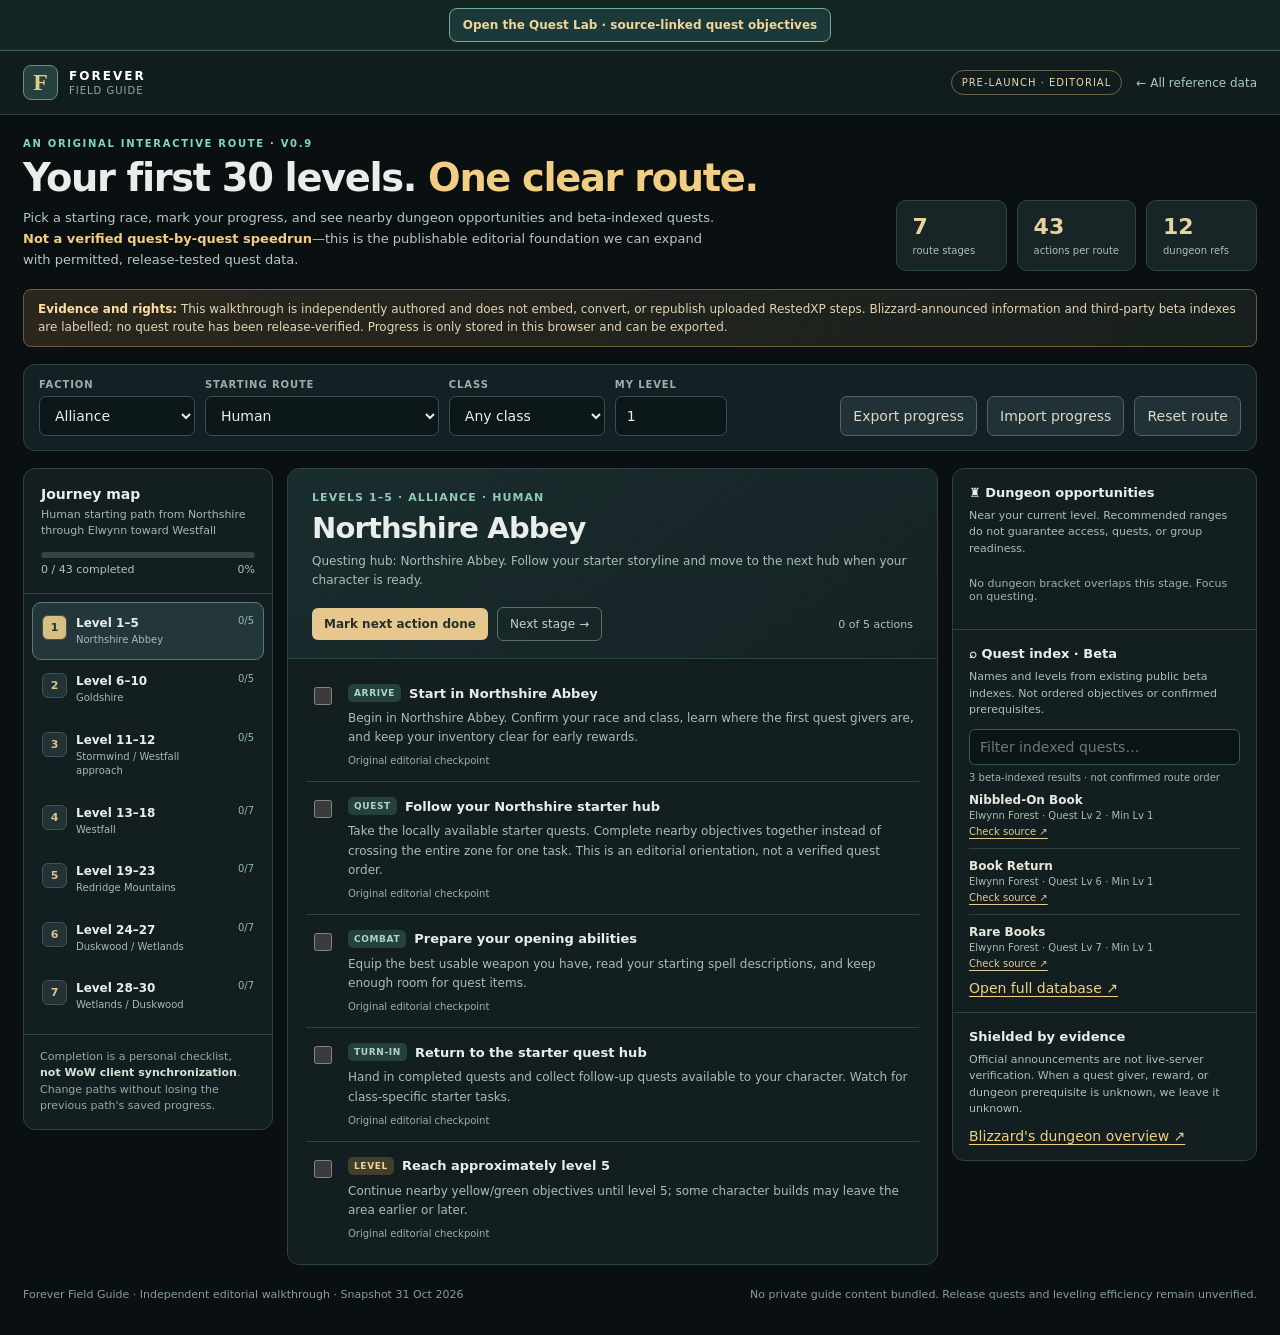
<file: walkthrough.html>
<!doctype html>
<html lang="en"><head><meta charset="utf-8"><meta name="viewport" content="width=device-width,initial-scale=1"><meta name="color-scheme" content="dark"><title>Level 1–30 Walkthrough — Forever Field Guide</title>
<style>
:root{--bg:#0a1012;--panel:#142024;--panel2:#18292d;--pane:#101a1e;--border:#2b4247;--gold:#f1ce83;--text:#e9eeeb;--muted:#a4b7b5;--green:#7fd8bb;--red:#ebc497;--cyan:#b6e0dd}
*{box-sizing:border-box}body{margin:0;background:var(--bg);color:var(--text);font-family:Inter,ui-sans-serif,system-ui,-apple-system,BlinkMacSystemFont,'Segoe UI',sans-serif;font-size:14px}button,select,input{font:inherit}a{color:var(--gold);text-underline-offset:3px}button{cursor:pointer}button:focus-visible,input:focus-visible,select:focus-visible{outline:2px solid var(--gold);outline-offset:2px}header{border-bottom:1px solid #314144;background:#111c1e;position:relative;z-index:2}.top{max-width:1510px;padding:14px 23px;margin:auto;display:flex;align-items:center;justify-content:space-between;gap:15px}.brand{display:flex;gap:11px;align-items:center;text-decoration:none;color:white}.mark{width:35px;height:35px;background:#25413e;border:1px solid #6d8d7d;color:#e6c983;border-radius:8px;display:grid;place-items:center;font:bold 24px Georgia,serif}.brand b{display:block;letter-spacing:.17em;font-size:12px}.brand small{display:block;font-size:10px;color:#92aaa2;letter-spacing:.1em;margin-top:2px}.headright{display:flex;align-items:center;gap:14px}.pill{display:inline-flex;font-size:10px;letter-spacing:.1em;border:1px solid #6b6548;color:#ebd5a6;border-radius:99px;padding:6px 10px;white-space:nowrap}.back{font-size:12px;text-decoration:none;color:#acc9bd}.container{max-width:1510px;padding:23px; margin:auto}.hero{display:flex;align-items:end;justify-content:space-between;gap:26px;margin-bottom:18px}.kicker{font-size:10px;font-weight:800;letter-spacing:.17em;color:var(--green);text-transform:uppercase}.hero h1{font-size:clamp(26px,3vw,39px);letter-spacing:-.035em;line-height:1.1;margin:8px 0 9px;font-weight:780}.hero p{color:#b6c7c0;max-width:700px;font-size:13px;line-height:1.6;margin:0}.hero b{color:var(--gold)}.hero-metrics{display:flex;gap:10px}.metric{background:#172527;border:1px solid #2d4546;border-radius:10px;padding:13px 16px;min-width:111px}.metric strong{font-size:22px;font-variant-numeric:tabular-nums;color:#e6d39f;display:block;line-height:1.2}.metric span{font-size:10px;color:#aac0b7}.alert{border:1px solid #715b3b;background:linear-gradient(110deg,#2b271d,#17201e);padding:10px 14px;margin-bottom:17px;border-radius:8px;color:#e4d3b5;font-size:12px;line-height:1.5}.alert strong{color:#ffdda0}.bar{display:flex;gap:10px;flex-wrap:wrap;align-items:end;border:1px solid var(--border);background:#142023;border-radius:12px;padding:14px 15px;margin-bottom:17px}.field{display:grid;gap:6px;min-width:112px;flex:1}.field label{color:#9cafa9;text-transform:uppercase;font-weight:750;font-size:10px;letter-spacing:.09em}.field select,.field input{background:#0c1719;border:1px solid #365056;color:var(--text);padding:10px 11px;border-radius:7px;width:100%;min-height:40px}.field.path{min-width:180px;flex:1.5}.field.level{max-width:90px}.bar .spacer{flex:.6}.outline{color:#dbdac5;border:1px solid #536561;background:#203235;border-radius:7px;padding:10px 12px;min-height:40px}.goldbtn{background:var(--gold);color:#25271d;border:0;border-radius:7px;padding:11px 14px;font-weight:800;min-height:40px}.layout{display:grid;grid-template-columns:250px minmax(0,1fr) 305px;gap:14px;align-items:start}.rail,.mainpanel,.context{border:1px solid #2d4146;background:#131e21;border-radius:12px;overflow:hidden}.railhead,.sectionHead{padding:17px;border-bottom:1px solid #2c4145}.railhead strong,.sectionHead strong{font-size:14px}.railhead p,.sectionHead p{font-size:11px;color:var(--muted);margin:5px 0 0;line-height:1.5}.progress-track{background:#324444;border-radius:100px;height:6px;overflow:hidden;margin:12px 0 5px}.progress-fill{height:100%;background:linear-gradient(90deg,#739b75,#badd9d);width:0;transition:width .18s}.progress-caption{font-size:11px;color:#b1c2b8;display:flex;justify-content:space-between}.stepsnav{padding:8px}.stageBtn{display:flex;text-align:left;gap:9px;align-items:flex-start;width:100%;border:1px solid transparent;background:transparent;border-radius:9px;padding:12px 9px;color:var(--text)}.stageBtn:hover{background:#1b2b2f}.stageBtn.active{background:#23373a;border-color:#5a7b74}.navnum{display:grid;place-items:center;color:#d9c58e;background:#233237;border:1px solid #405454;font-size:11px;width:25px;height:25px;flex:none;border-radius:6px;font-weight:800}.stageBtn.active .navnum{background:#d7bf83;color:#25312d}.stageBtn strong{display:block;font-size:12px;margin:1px 0 3px}.stageBtn small{display:block;color:#a7b9b1;font-size:10px;line-height:1.45}.stageBtn .mini{margin-left:auto;font-size:10px;color:#91baaa;white-space:nowrap}.railfoot{padding:14px 16px;border-top:1px solid #304448;font-size:11px;line-height:1.5;color:#93aaa2}.railfoot b{color:#d5e2d3}.stageTop{padding:22px 24px 17px;border-bottom:1px solid #2c4346;background:linear-gradient(145deg,#1a2d2e,#152224)}.stageTop .overline{color:#8fcab5;font-size:11px;letter-spacing:.1em;text-transform:uppercase;font-weight:750}.stageTop h2{font-size:clamp(21px,2.5vw,29px);letter-spacing:-.03em;margin:7px 0}.stageTop p{color:#a8c1b6;line-height:1.6;font-size:12px;margin:0}.stageTools{display:flex;gap:9px;align-items:center;margin-top:17px;flex-wrap:wrap}.stageTools button{font-size:12px;border-radius:6px;padding:9px 12px}.stageTools .skip{border:1px solid #587365;color:#c0d3c8;background:transparent}.stageTools .next{border:0;background:#e6c88f;color:#25302c;font-weight:800}.numline{margin-left:auto;color:#afc4b8;font-size:11px}.tasks{padding:10px 18px}.task{display:flex;align-items:flex-start;gap:13px;padding:15px 4px;border-bottom:1px solid #304046}.task:last-child{border-bottom:0}.task input[type=checkbox]{margin-top:3px;accent-color:#93c9a6;width:18px;height:18px;cursor:pointer;flex:none}.taskBody{flex:1;min-width:0}.taskTitle{display:flex;align-items:center;gap:8px;flex-wrap:wrap}.taskTitle strong{font-size:13px;font-weight:750}.kind{font-size:9px;font-weight:800;letter-spacing:.07em;text-transform:uppercase;border-radius:5px;color:#b0d4c5;background:#24413f;padding:4px 6px}.kind.dungeon{color:#f0cc91;background:#443a28}.kind.level,.kind.milestone{color:#e9d59d;background:#413e29}.task p{line-height:1.6;color:#abbbb6;font-size:12px;margin:7px 0 0}.task.done .taskBody{opacity:.58}.task.done strong{text-decoration:line-through}.task-footer{margin-top:8px;display:flex;align-items:center;gap:8px}.evidence{font-size:10px;color:#9eafa5}.optional{color:#dcbd90;font-size:10px}.context .card{padding:16px;border-bottom:1px solid #2d4246}.context .card:last-child{border-bottom:0}.context h3{font-size:13px;margin:0 0 8px}.context p{font-size:11px;color:#acc0b8;line-height:1.5;margin:0 0 10px}.dataRow{padding:10px 0;border-top:1px solid #2a4143}.dataRow:first-of-type{border-top:0}.dataRow strong{display:block;font-size:12px;color:#e7e8db}.dataRow span{display:block;font-size:10px;color:#aabbb0;margin-top:3px}.dataRow .source{font-size:10px;color:#dfcc95;margin-top:5px;display:inline-block}.questSearch{width:100%;background:#0b1517;color:var(--text);border:1px solid #3a5552;border-radius:6px;padding:9px 10px;margin-bottom:7px}.context .tiny{font-size:10px;color:#a3b5ad}.empty{font-size:11px;color:#9eb0a8;padding:10px 0}.footer{padding:22px 0 8px;color:#879d96;font-size:11px;line-height:1.5;display:flex;justify-content:space-between;gap:20px}.toast{position:fixed;right:22px;bottom:22px;background:#24473d;border:1px solid #7cb299;color:#e6faed;padding:11px 15px;border-radius:8px;box-shadow:0 12px 30px #0005;display:none;z-index:9}.toast.show{display:block}.evidenceMark{font-size:10px;color:#cbb788;background:#2c3026;border:1px solid #535039;padding:3px 7px;border-radius:6px}
@media(max-width:1120px){.layout{grid-template-columns:215px minmax(0,1fr)}.context{grid-column:2}.hero-metrics{display:none}}
@media(max-width:700px){.top{padding:12px 15px}.headright .pill{display:none}.container{padding:15px}.hero{margin-top:5px}.hero h1{font-size:28px}.bar{gap:8px;padding:12px}.field.path{min-width:145px}.field.level{max-width:none}.layout{display:block}.rail,.mainpanel,.context{margin-bottom:12px}.railhead{padding:12px 15px}.stepsnav{display:flex;overflow-x:auto;gap:6px}.stageBtn{min-width:137px;padding:9px;border:1px solid #284043}.stageBtn .mini{display:none}.railfoot{display:none}.stageTop{padding:19px 15px 15px}.tasks{padding:5px 13px}.context .card{padding:14px}.footer{display:block}.numline{margin-left:0}}
</style></head>
<body><div style="text-align:center;background:#122623;border-bottom:1px solid #44675a;padding:8px 15px"><a href="quest_lab.html" style="display:inline-flex;align-items:center;gap:7px;padding:9px 13px;border:1px solid #75aa9d;background:#1b3938;color:#efd59d;border-radius:8px;text-decoration:none;font-weight:750;font-size:12px">Open the Quest Lab · source-linked quest objectives</a></div><header><div class="top"><a class="brand" href="index.html"><span class="mark">F</span><span><b>FOREVER</b><small>FIELD GUIDE</small></span></a><div class="headright"><span class="pill">PRE-LAUNCH · EDITORIAL</span><a class="back" href="index.html">← All reference data</a></div></div></header>
<div class="container"><div class="hero"><div><div class="kicker">An original interactive route · V0.9</div><h1>Your first 30 levels. <span style="color:var(--gold)">One clear route.</span></h1><p>Pick a starting race, mark your progress, and see nearby dungeon opportunities and beta-indexed quests. <b>Not a verified quest-by-quest speedrun</b>—this is the publishable editorial foundation we can expand with permitted, release-tested quest data.</p></div><div class="hero-metrics"><div class="metric"><strong id="metricStages">7</strong><span>route stages</span></div><div class="metric"><strong id="metricTasks">39</strong><span>actions per route</span></div><div class="metric"><strong>12</strong><span>dungeon refs</span></div></div></div>
<div class="alert"><strong>Evidence and rights:</strong> This walkthrough is independently authored and does not embed, convert, or republish uploaded RestedXP steps. Blizzard-announced information and third-party beta indexes are labelled; no quest route has been release-verified. Progress is only stored in this browser and can be exported.</div>
<section class="bar" aria-label="Character route settings"><div class="field"><label for="faction">Faction</label><select id="faction"><option>Alliance</option><option>Horde</option></select></div><div class="field path"><label for="race">Starting route</label><select id="race"></select></div><div class="field"><label for="class">Class</label><select id="class"><option value="">Any class</option><option>Warrior</option><option>Paladin</option><option>Hunter</option><option>Rogue</option><option>Priest</option><option>Shaman</option><option>Mage</option><option>Warlock</option><option>Druid</option></select></div><div class="field level"><label for="level">My level</label><input type="number" id="level" min="1" max="30" value="1"></div><div class="spacer"></div><button class="outline" id="export">Export progress</button><button class="outline" id="import">Import progress</button><input type="file" id="fileInput" accept="application/json,.json" hidden><button class="outline" id="reset">Reset route</button></section>
<div class="layout"><aside class="rail"><div class="railhead"><strong>Journey map</strong><p id="pathSummary"></p><div class="progress-track"><div class="progress-fill" id="progressFill"></div></div><div class="progress-caption"><span id="progressText">0 / 0 completed</span><span id="progressPercent">0%</span></div></div><div class="stepsnav" id="stages"></div><div class="railfoot">Completion is a personal checklist, <b>not WoW client synchronization</b>. Change paths without losing the previous path's saved progress.</div></aside>
<main class="mainpanel"><div class="stageTop"><div class="overline" id="stageRange">Levels 1–5</div><h2 id="stageTitle">Starting area</h2><p id="stageSub"></p><div class="stageTools"><button class="next" id="nextTask">Mark next action done</button><button class="skip" id="nextStage">Next stage →</button><span class="numline" id="stageComplete">0 of 5 actions</span></div></div><div class="tasks" id="tasks"></div></main>
<aside class="context"><div class="card"><h3>♜ Dungeon opportunities</h3><p>Near your current level. Recommended ranges do not guarantee access, quests, or group readiness.</p><div id="dungeons"></div></div><div class="card"><h3>⌕ Quest index · Beta</h3><p>Names and levels from existing public beta indexes. Not ordered objectives or confirmed prerequisites.</p><input class="questSearch" id="questSearch" placeholder="Filter indexed quests…" aria-label="Filter indexed quest names"><div class="tiny" id="questCaption"></div><div id="quests"></div><a href="index.html#levelingGuide" class="source">Open full database ↗</a></div><div class="card"><h3>Shielded by evidence</h3><p>Official announcements are not live-server verification. When a quest giver, reward, or dungeon prerequisite is unknown, we leave it unknown.</p><a href="https://worldofwarcraft.blizzard.com/en-us/news/24301455" target="_blank" rel="noopener noreferrer">Blizzard's dungeon overview ↗</a></div></aside></div>
<footer class="footer"><span>Forever Field Guide · Independent editorial walkthrough · Snapshot 31 Oct 2026</span><span>No private guide content bundled. Release quests and leveling efficiency remain unverified.</span></footer></div><div class="toast" id="toast" role="status"></div>
<script>
'use strict';
const DATA={"version":"0.9.0","updated":"2026-10-31","notice":"Original editorial route. Not a quest-by-quest verified speedrun. No RestedXP route content is included.","paths":{"human":{"id":"human","faction":"Alliance","race":"Human","summary":"Human starting path from Northshire through Elwynn toward Westfall","stages":[{"id":"human:1-5","low":1,"high":5,"zone":"Northshire Abbey","hub":"Northshire Abbey","zone_keys":["Elwynn Forest"],"tasks":[{"id":"human:1-5:1","kind":"Arrive","title":"Start in Northshire Abbey","body":"Begin in Northshire Abbey. Confirm your race and class, learn where the first quest givers are, and keep your inventory clear for early rewards.","status":"editorial","optional":false,"source_url":null},{"id":"human:1-5:2","kind":"Quest","title":"Follow your Northshire starter hub","body":"Take the locally available starter quests. Complete nearby objectives together instead of crossing the entire zone for one task. This is an editorial orientation, not a verified quest order.","status":"editorial","optional":false,"source_url":null},{"id":"human:1-5:3","kind":"Combat","title":"Prepare your opening abilities","body":"Equip the best usable weapon you have, read your starting spell descriptions, and keep enough room for quest items.","status":"editorial","optional":false,"source_url":null},{"id":"human:1-5:4","kind":"Turn-in","title":"Return to the starter quest hub","body":"Hand in completed quests and collect follow-up quests available to your character. Watch for class-specific starter tasks.","status":"editorial","optional":false,"source_url":null},{"id":"human:1-5:5","kind":"Level","title":"Reach approximately level 5","body":"Continue nearby yellow/green objectives until level 5; some character builds may leave the area earlier or later.","status":"editorial","optional":false,"source_url":null}]},{"id":"human:6-10","low":6,"high":10,"zone":"Goldshire","hub":"Goldshire","zone_keys":["Elwynn Forest"],"tasks":[{"id":"human:6-10:1","kind":"Travel","title":"Continue to Goldshire","body":"Follow the local progression toward Goldshire. Take a safe travel path and pick up available flight connections if offered.","status":"editorial","optional":false,"source_url":null},{"id":"human:6-10:2","kind":"Quest","title":"Group objectives by location","body":"Choose several nearby quests, complete each objective cluster, and return to the hub when your log has multiple turn-ins.","status":"editorial","optional":false,"source_url":null},{"id":"human:6-10:3","kind":"Class","title":"Visit your class trainer","body":"Check for newly unlocked spells or abilities and purchase useful ranks if you can afford them. Availability depends on class and level.","status":"editorial","optional":false,"source_url":null},{"id":"human:6-10:4","kind":"Supplies","title":"Repair and restock","body":"Repair equipment, sell junk, keep useful quest items, and replenish food, water, or ammunition when relevant.","status":"editorial","optional":false,"source_url":null},{"id":"human:6-10:5","kind":"Level","title":"Build toward level 10","body":"Quest around Northshire until you are ready for the next zone connection; do not treat the bracket as a strict gate.","status":"editorial","optional":false,"source_url":null}]},{"id":"human:11-12","low":11,"high":12,"zone":"Stormwind / Westfall approach","hub":"Stormwind / Westfall approach","zone_keys":["Elwynn Forest"],"tasks":[{"id":"human:11-12:1","kind":"Quest","title":"Finish efficient local tasks in Stormwind / Westfall approach","body":"Prioritize nearby, level-appropriate objectives instead of long detours that only lead to one turn-in.","status":"editorial","optional":false,"source_url":null},{"id":"human:11-12:2","kind":"Travel","title":"Prepare your next-zone move","body":"Check the route into the next quest hub: Sentinel Hill. Set a sensible inn or flight connection before travelling.","status":"editorial","optional":false,"source_url":null},{"id":"human:11-12:3","kind":"Class","title":"Check new class training","body":"Train an available useful spell rank when affordable. Skip expensive low-value upgrades if your gold is tight.","status":"editorial","optional":false,"source_url":null},{"id":"human:11-12:4","kind":"Inventory","title":"Clear your quest log and bags","body":"Hand in completed starter tasks; keep any story or class quest you intend to continue. These are suggested organizational steps.","status":"editorial","optional":false,"source_url":null},{"id":"human:11-12:5","kind":"Level","title":"Leave the starting circuit when ready","body":"Transition at about level 12. Skyborne and other starter quest timing may change between the beta and release build.","status":"editorial","optional":false,"source_url":null}]},{"id":"human:13-18","low":13,"high":18,"zone":"Westfall","hub":"Sentinel Hill","zone_keys":["Westfall","The Deadmines"],"tasks":[{"id":"human:13-18:1","kind":"Travel","title":"Quest around Sentinel Hill","body":"Use Sentinel Hill as your local base for the 13–18 bracket. Travel between nearby objectives rather than across continents.","status":"editorial","optional":false,"source_url":null},{"id":"human:13-18:2","kind":"Quest","title":"Collect level-appropriate quests in Westfall","body":"Accept available quests in Westfall. Check requirements in-game: a category in the beta index does not prove the quest is currently accessible.","status":"editorial","optional":false,"source_url":null},{"id":"human:13-18:3","kind":"Objectives","title":"Clear nearby objectives in batches","body":"Work through a small circuit of kills, collections, and interactions. Finish several quests in the same area before returning to Sentinel Hill.","status":"editorial","optional":false,"source_url":null},{"id":"human:13-18:4","kind":"Turn-in","title":"Hand in and pick up follow-ups","body":"Return to the local hub, hand in completed quests, and inspect follow-up availability. Do not assume prerequisite chains are unchanged from Classic.","status":"editorial","optional":false,"source_url":null},{"id":"human:13-18:5","kind":"Supplies","title":"Refresh training and supplies","body":"When passing a city or trainer, check class skills and weapon upgrades. Repair, restock, and use available travel connections.","status":"editorial","optional":false,"source_url":null},{"id":"human:13-18:6","kind":"Dungeon","title":"Check first dungeon opportunities","body":"If you want group content, compare nearby dungeon brackets below. A level range is guidance, not guaranteed entry or quest eligibility.","status":"editorial","optional":true,"source_url":null},{"id":"human:13-18:7","kind":"Milestone","title":"Reach approximately level 18","body":"If the local quests are too difficult, switch to another level-appropriate hub rather than forcing the next bracket.","status":"editorial","optional":false,"source_url":null}]},{"id":"human:19-23","low":19,"high":23,"zone":"Redridge Mountains","hub":"Lakeshire","zone_keys":["Redridge Mountains","Westfall"],"tasks":[{"id":"human:19-23:1","kind":"Travel","title":"Quest around Lakeshire","body":"Use Lakeshire as your local base for the 19–23 bracket. Travel between nearby objectives rather than across continents.","status":"editorial","optional":false,"source_url":null},{"id":"human:19-23:2","kind":"Quest","title":"Collect level-appropriate quests in Redridge Mountains","body":"Accept available quests in Redridge Mountains. Check requirements in-game: a category in the beta index does not prove the quest is currently accessible.","status":"editorial","optional":false,"source_url":null},{"id":"human:19-23:3","kind":"Objectives","title":"Clear nearby objectives in batches","body":"Work through a small circuit of kills, collections, and interactions. Finish several quests in the same area before returning to Lakeshire.","status":"editorial","optional":false,"source_url":null},{"id":"human:19-23:4","kind":"Turn-in","title":"Hand in and pick up follow-ups","body":"Return to the local hub, hand in completed quests, and inspect follow-up availability. Do not assume prerequisite chains are unchanged from Classic.","status":"editorial","optional":false,"source_url":null},{"id":"human:19-23:5","kind":"Supplies","title":"Refresh training and supplies","body":"When passing a city or trainer, check class skills and weapon upgrades. Repair, restock, and use available travel connections.","status":"editorial","optional":false,"source_url":null},{"id":"human:19-23:6","kind":"Dungeon","title":"Plan one convenient dungeon run","body":"Pick a dungeon close to your route only if you have a group and enough time. Collect any confirmed entry-related quests before leaving town.","status":"editorial","optional":true,"source_url":null},{"id":"human:19-23:7","kind":"Milestone","title":"Reach approximately level 23","body":"If the local quests are too difficult, switch to another level-appropriate hub rather than forcing the next bracket.","status":"editorial","optional":false,"source_url":null}]},{"id":"human:24-27","low":24,"high":27,"zone":"Duskwood / Wetlands","hub":"Darkshire or Menethil Harbor","zone_keys":["Duskwood","Wetlands","Excavation Site: Wetlands"],"tasks":[{"id":"human:24-27:1","kind":"Travel","title":"Quest around Darkshire or Menethil Harbor","body":"Use Darkshire or Menethil Harbor as your local base for the 24–27 bracket. Travel between nearby objectives rather than across continents.","status":"editorial","optional":false,"source_url":null},{"id":"human:24-27:2","kind":"Quest","title":"Collect level-appropriate quests in Duskwood / Wetlands","body":"Accept available quests in Duskwood / Wetlands. Check requirements in-game: a category in the beta index does not prove the quest is currently accessible.","status":"editorial","optional":false,"source_url":null},{"id":"human:24-27:3","kind":"Objectives","title":"Clear nearby objectives in batches","body":"Work through a small circuit of kills, collections, and interactions. Finish several quests in the same area before returning to Darkshire or Menethil Harbor.","status":"editorial","optional":false,"source_url":null},{"id":"human:24-27:4","kind":"Turn-in","title":"Hand in and pick up follow-ups","body":"Return to the local hub, hand in completed quests, and inspect follow-up availability. Do not assume prerequisite chains are unchanged from Classic.","status":"editorial","optional":false,"source_url":null},{"id":"human:24-27:5","kind":"Supplies","title":"Refresh training and supplies","body":"When passing a city or trainer, check class skills and weapon upgrades. Repair, restock, and use available travel connections.","status":"editorial","optional":false,"source_url":null},{"id":"human:24-27:6","kind":"Dungeon","title":"Re-evaluate dungeon options","body":"A group dungeon can complement zone questing. Verify dungeon quests and access conditions with the current build.","status":"editorial","optional":true,"source_url":null},{"id":"human:24-27:7","kind":"Milestone","title":"Reach approximately level 27","body":"If the local quests are too difficult, switch to another level-appropriate hub rather than forcing the next bracket.","status":"editorial","optional":false,"source_url":null}]},{"id":"human:28-30","low":28,"high":30,"zone":"Wetlands / Duskwood","hub":"Menethil Harbor or Darkshire","zone_keys":["Wetlands","Duskwood","Alterac Mountains","City of Dalaran"],"tasks":[{"id":"human:28-30:1","kind":"Travel","title":"Quest around Menethil Harbor or Darkshire","body":"Use Menethil Harbor or Darkshire as your local base for the 28–30 bracket. Travel between nearby objectives rather than across continents.","status":"editorial","optional":false,"source_url":null},{"id":"human:28-30:2","kind":"Quest","title":"Collect level-appropriate quests in Wetlands / Duskwood","body":"Accept available quests in Wetlands / Duskwood. Check requirements in-game: a category in the beta index does not prove the quest is currently accessible.","status":"editorial","optional":false,"source_url":null},{"id":"human:28-30:3","kind":"Objectives","title":"Clear nearby objectives in batches","body":"Work through a small circuit of kills, collections, and interactions. Finish several quests in the same area before returning to Menethil Harbor or Darkshire.","status":"editorial","optional":false,"source_url":null},{"id":"human:28-30:4","kind":"Turn-in","title":"Hand in and pick up follow-ups","body":"Return to the local hub, hand in completed quests, and inspect follow-up availability. Do not assume prerequisite chains are unchanged from Classic.","status":"editorial","optional":false,"source_url":null},{"id":"human:28-30:5","kind":"Supplies","title":"Refresh training and supplies","body":"When passing a city or trainer, check class skills and weapon upgrades. Repair, restock, and use available travel connections.","status":"editorial","optional":false,"source_url":null},{"id":"human:28-30:6","kind":"Dungeon","title":"City of Dalaran: visit Emissary Jacques","body":"If you want City of Dalaran, check Emissary Jacques in Southshore for “An Alarming Request.” Blizzard announces this Alliance access quest, but exact objective order still needs release-build verification.","status":"official","optional":true,"source_url":"https://worldofwarcraft.blizzard.com/en-us/news/24301455"},{"id":"human:28-30:7","kind":"Milestone","title":"Reach approximately level 30","body":"If the local quests are too difficult, switch to another level-appropriate hub rather than forcing the next bracket.","status":"editorial","optional":false,"source_url":null}]}]},"dwarfgnome":{"id":"dwarfgnome","faction":"Alliance","race":"Dwarf / Gnome","summary":"Dwarf and Gnome opening through Dun Morogh","stages":[{"id":"dwarfgnome:1-5","low":1,"high":5,"zone":"Coldridge Valley","hub":"Coldridge Valley","zone_keys":["Dun Morogh"],"tasks":[{"id":"dwarfgnome:1-5:1","kind":"Arrive","title":"Start in Coldridge Valley","body":"Begin in Coldridge Valley. Confirm your race and class, learn where the first quest givers are, and keep your inventory clear for early rewards.","status":"editorial","optional":false,"source_url":null},{"id":"dwarfgnome:1-5:2","kind":"Quest","title":"Follow your Coldridge Valley starter hub","body":"Take the locally available starter quests. Complete nearby objectives together instead of crossing the entire zone for one task. This is an editorial orientation, not a verified quest order.","status":"editorial","optional":false,"source_url":null},{"id":"dwarfgnome:1-5:3","kind":"Combat","title":"Prepare your opening abilities","body":"Equip the best usable weapon you have, read your starting spell descriptions, and keep enough room for quest items.","status":"editorial","optional":false,"source_url":null},{"id":"dwarfgnome:1-5:4","kind":"Turn-in","title":"Return to the starter quest hub","body":"Hand in completed quests and collect follow-up quests available to your character. Watch for class-specific starter tasks.","status":"editorial","optional":false,"source_url":null},{"id":"dwarfgnome:1-5:5","kind":"Level","title":"Reach approximately level 5","body":"Continue nearby yellow/green objectives until level 5; some character builds may leave the area earlier or later.","status":"editorial","optional":false,"source_url":null}]},{"id":"dwarfgnome:6-10","low":6,"high":10,"zone":"Kharanos","hub":"Kharanos","zone_keys":["Dun Morogh"],"tasks":[{"id":"dwarfgnome:6-10:1","kind":"Travel","title":"Continue to Kharanos","body":"Follow the local progression toward Kharanos. Take a safe travel path and pick up available flight connections if offered.","status":"editorial","optional":false,"source_url":null},{"id":"dwarfgnome:6-10:2","kind":"Quest","title":"Group objectives by location","body":"Choose several nearby quests, complete each objective cluster, and return to the hub when your log has multiple turn-ins.","status":"editorial","optional":false,"source_url":null},{"id":"dwarfgnome:6-10:3","kind":"Class","title":"Visit your class trainer","body":"Check for newly unlocked spells or abilities and purchase useful ranks if you can afford them. Availability depends on class and level.","status":"editorial","optional":false,"source_url":null},{"id":"dwarfgnome:6-10:4","kind":"Supplies","title":"Repair and restock","body":"Repair equipment, sell junk, keep useful quest items, and replenish food, water, or ammunition when relevant.","status":"editorial","optional":false,"source_url":null},{"id":"dwarfgnome:6-10:5","kind":"Level","title":"Build toward level 10","body":"Quest around Coldridge Valley until you are ready for the next zone connection; do not treat the bracket as a strict gate.","status":"editorial","optional":false,"source_url":null}]},{"id":"dwarfgnome:11-12","low":11,"high":12,"zone":"Ironforge / Loch Modan approach","hub":"Ironforge / Loch Modan approach","zone_keys":["Dun Morogh"],"tasks":[{"id":"dwarfgnome:11-12:1","kind":"Quest","title":"Finish efficient local tasks in Ironforge / Loch Modan approach","body":"Prioritize nearby, level-appropriate objectives instead of long detours that only lead to one turn-in.","status":"editorial","optional":false,"source_url":null},{"id":"dwarfgnome:11-12:2","kind":"Travel","title":"Prepare your next-zone move","body":"Check the route into the next quest hub: Thelsamar. Set a sensible inn or flight connection before travelling.","status":"editorial","optional":false,"source_url":null},{"id":"dwarfgnome:11-12:3","kind":"Class","title":"Check new class training","body":"Train an available useful spell rank when affordable. Skip expensive low-value upgrades if your gold is tight.","status":"editorial","optional":false,"source_url":null},{"id":"dwarfgnome:11-12:4","kind":"Inventory","title":"Clear your quest log and bags","body":"Hand in completed starter tasks; keep any story or class quest you intend to continue. These are suggested organizational steps.","status":"editorial","optional":false,"source_url":null},{"id":"dwarfgnome:11-12:5","kind":"Level","title":"Leave the starting circuit when ready","body":"Transition at about level 12. Skyborne and other starter quest timing may change between the beta and release build.","status":"editorial","optional":false,"source_url":null}]},{"id":"dwarfgnome:13-18","low":13,"high":18,"zone":"Loch Modan","hub":"Thelsamar","zone_keys":["Loch Modan","The Hall of Thanes"],"tasks":[{"id":"dwarfgnome:13-18:1","kind":"Travel","title":"Quest around Thelsamar","body":"Use Thelsamar as your local base for the 13–18 bracket. Travel between nearby objectives rather than across continents.","status":"editorial","optional":false,"source_url":null},{"id":"dwarfgnome:13-18:2","kind":"Quest","title":"Collect level-appropriate quests in Loch Modan","body":"Accept available quests in Loch Modan. Check requirements in-game: a category in the beta index does not prove the quest is currently accessible.","status":"editorial","optional":false,"source_url":null},{"id":"dwarfgnome:13-18:3","kind":"Objectives","title":"Clear nearby objectives in batches","body":"Work through a small circuit of kills, collections, and interactions. Finish several quests in the same area before returning to Thelsamar.","status":"editorial","optional":false,"source_url":null},{"id":"dwarfgnome:13-18:4","kind":"Turn-in","title":"Hand in and pick up follow-ups","body":"Return to the local hub, hand in completed quests, and inspect follow-up availability. Do not assume prerequisite chains are unchanged from Classic.","status":"editorial","optional":false,"source_url":null},{"id":"dwarfgnome:13-18:5","kind":"Supplies","title":"Refresh training and supplies","body":"When passing a city or trainer, check class skills and weapon upgrades. Repair, restock, and use available travel connections.","status":"editorial","optional":false,"source_url":null},{"id":"dwarfgnome:13-18:6","kind":"Dungeon","title":"Check first dungeon opportunities","body":"If you want group content, compare nearby dungeon brackets below. A level range is guidance, not guaranteed entry or quest eligibility.","status":"editorial","optional":true,"source_url":null},{"id":"dwarfgnome:13-18:7","kind":"Milestone","title":"Reach approximately level 18","body":"If the local quests are too difficult, switch to another level-appropriate hub rather than forcing the next bracket.","status":"editorial","optional":false,"source_url":null}]},{"id":"dwarfgnome:19-23","low":19,"high":23,"zone":"Loch Modan / Redridge","hub":"Thelsamar → Lakeshire","zone_keys":["Loch Modan","Redridge Mountains","Westfall"],"tasks":[{"id":"dwarfgnome:19-23:1","kind":"Travel","title":"Quest around Thelsamar → Lakeshire","body":"Use Thelsamar → Lakeshire as your local base for the 19–23 bracket. Travel between nearby objectives rather than across continents.","status":"editorial","optional":false,"source_url":null},{"id":"dwarfgnome:19-23:2","kind":"Quest","title":"Collect level-appropriate quests in Loch Modan / Redridge","body":"Accept available quests in Loch Modan / Redridge. Check requirements in-game: a category in the beta index does not prove the quest is currently accessible.","status":"editorial","optional":false,"source_url":null},{"id":"dwarfgnome:19-23:3","kind":"Objectives","title":"Clear nearby objectives in batches","body":"Work through a small circuit of kills, collections, and interactions. Finish several quests in the same area before returning to Thelsamar → Lakeshire.","status":"editorial","optional":false,"source_url":null},{"id":"dwarfgnome:19-23:4","kind":"Turn-in","title":"Hand in and pick up follow-ups","body":"Return to the local hub, hand in completed quests, and inspect follow-up availability. Do not assume prerequisite chains are unchanged from Classic.","status":"editorial","optional":false,"source_url":null},{"id":"dwarfgnome:19-23:5","kind":"Supplies","title":"Refresh training and supplies","body":"When passing a city or trainer, check class skills and weapon upgrades. Repair, restock, and use available travel connections.","status":"editorial","optional":false,"source_url":null},{"id":"dwarfgnome:19-23:6","kind":"Dungeon","title":"Plan one convenient dungeon run","body":"Pick a dungeon close to your route only if you have a group and enough time. Collect any confirmed entry-related quests before leaving town.","status":"editorial","optional":true,"source_url":null},{"id":"dwarfgnome:19-23:7","kind":"Milestone","title":"Reach approximately level 23","body":"If the local quests are too difficult, switch to another level-appropriate hub rather than forcing the next bracket.","status":"editorial","optional":false,"source_url":null}]},{"id":"dwarfgnome:24-27","low":24,"high":27,"zone":"Wetlands","hub":"Menethil Harbor","zone_keys":["Wetlands","Excavation Site: Wetlands"],"tasks":[{"id":"dwarfgnome:24-27:1","kind":"Travel","title":"Quest around Menethil Harbor","body":"Use Menethil Harbor as your local base for the 24–27 bracket. Travel between nearby objectives rather than across continents.","status":"editorial","optional":false,"source_url":null},{"id":"dwarfgnome:24-27:2","kind":"Quest","title":"Collect level-appropriate quests in Wetlands","body":"Accept available quests in Wetlands. Check requirements in-game: a category in the beta index does not prove the quest is currently accessible.","status":"editorial","optional":false,"source_url":null},{"id":"dwarfgnome:24-27:3","kind":"Objectives","title":"Clear nearby objectives in batches","body":"Work through a small circuit of kills, collections, and interactions. Finish several quests in the same area before returning to Menethil Harbor.","status":"editorial","optional":false,"source_url":null},{"id":"dwarfgnome:24-27:4","kind":"Turn-in","title":"Hand in and pick up follow-ups","body":"Return to the local hub, hand in completed quests, and inspect follow-up availability. Do not assume prerequisite chains are unchanged from Classic.","status":"editorial","optional":false,"source_url":null},{"id":"dwarfgnome:24-27:5","kind":"Supplies","title":"Refresh training and supplies","body":"When passing a city or trainer, check class skills and weapon upgrades. Repair, restock, and use available travel connections.","status":"editorial","optional":false,"source_url":null},{"id":"dwarfgnome:24-27:6","kind":"Dungeon","title":"Re-evaluate dungeon options","body":"A group dungeon can complement zone questing. Verify dungeon quests and access conditions with the current build.","status":"editorial","optional":true,"source_url":null},{"id":"dwarfgnome:24-27:7","kind":"Milestone","title":"Reach approximately level 27","body":"If the local quests are too difficult, switch to another level-appropriate hub rather than forcing the next bracket.","status":"editorial","optional":false,"source_url":null}]},{"id":"dwarfgnome:28-30","low":28,"high":30,"zone":"Wetlands / Duskwood","hub":"Menethil Harbor / Darkshire","zone_keys":["Wetlands","Duskwood","City of Dalaran"],"tasks":[{"id":"dwarfgnome:28-30:1","kind":"Travel","title":"Quest around Menethil Harbor / Darkshire","body":"Use Menethil Harbor / Darkshire as your local base for the 28–30 bracket. Travel between nearby objectives rather than across continents.","status":"editorial","optional":false,"source_url":null},{"id":"dwarfgnome:28-30:2","kind":"Quest","title":"Collect level-appropriate quests in Wetlands / Duskwood","body":"Accept available quests in Wetlands / Duskwood. Check requirements in-game: a category in the beta index does not prove the quest is currently accessible.","status":"editorial","optional":false,"source_url":null},{"id":"dwarfgnome:28-30:3","kind":"Objectives","title":"Clear nearby objectives in batches","body":"Work through a small circuit of kills, collections, and interactions. Finish several quests in the same area before returning to Menethil Harbor / Darkshire.","status":"editorial","optional":false,"source_url":null},{"id":"dwarfgnome:28-30:4","kind":"Turn-in","title":"Hand in and pick up follow-ups","body":"Return to the local hub, hand in completed quests, and inspect follow-up availability. Do not assume prerequisite chains are unchanged from Classic.","status":"editorial","optional":false,"source_url":null},{"id":"dwarfgnome:28-30:5","kind":"Supplies","title":"Refresh training and supplies","body":"When passing a city or trainer, check class skills and weapon upgrades. Repair, restock, and use available travel connections.","status":"editorial","optional":false,"source_url":null},{"id":"dwarfgnome:28-30:6","kind":"Dungeon","title":"City of Dalaran: visit Emissary Jacques","body":"If you want City of Dalaran, check Emissary Jacques in Southshore for “An Alarming Request.” Blizzard announces this Alliance access quest, but exact objective order still needs release-build verification.","status":"official","optional":true,"source_url":"https://worldofwarcraft.blizzard.com/en-us/news/24301455"},{"id":"dwarfgnome:28-30:7","kind":"Milestone","title":"Reach approximately level 30","body":"If the local quests are too difficult, switch to another level-appropriate hub rather than forcing the next bracket.","status":"editorial","optional":false,"source_url":null}]}]},"nightelf":{"id":"nightelf","faction":"Alliance","race":"Night Elf","summary":"Night Elf journey through Teldrassil and across to Darkshore","stages":[{"id":"nightelf:1-5","low":1,"high":5,"zone":"Shadowglen","hub":"Shadowglen","zone_keys":["Teldrassil"],"tasks":[{"id":"nightelf:1-5:1","kind":"Arrive","title":"Start in Shadowglen","body":"Begin in Shadowglen. Confirm your race and class, learn where the first quest givers are, and keep your inventory clear for early rewards.","status":"editorial","optional":false,"source_url":null},{"id":"nightelf:1-5:2","kind":"Quest","title":"Follow your Shadowglen starter hub","body":"Take the locally available starter quests. Complete nearby objectives together instead of crossing the entire zone for one task. This is an editorial orientation, not a verified quest order.","status":"editorial","optional":false,"source_url":null},{"id":"nightelf:1-5:3","kind":"Combat","title":"Prepare your opening abilities","body":"Equip the best usable weapon you have, read your starting spell descriptions, and keep enough room for quest items.","status":"editorial","optional":false,"source_url":null},{"id":"nightelf:1-5:4","kind":"Turn-in","title":"Return to the starter quest hub","body":"Hand in completed quests and collect follow-up quests available to your character. Watch for class-specific starter tasks.","status":"editorial","optional":false,"source_url":null},{"id":"nightelf:1-5:5","kind":"Level","title":"Reach approximately level 5","body":"Continue nearby yellow/green objectives until level 5; some character builds may leave the area earlier or later.","status":"editorial","optional":false,"source_url":null}]},{"id":"nightelf:6-10","low":6,"high":10,"zone":"Dolanaar","hub":"Dolanaar","zone_keys":["Teldrassil"],"tasks":[{"id":"nightelf:6-10:1","kind":"Travel","title":"Continue to Dolanaar","body":"Follow the local progression toward Dolanaar. Take a safe travel path and pick up available flight connections if offered.","status":"editorial","optional":false,"source_url":null},{"id":"nightelf:6-10:2","kind":"Quest","title":"Group objectives by location","body":"Choose several nearby quests, complete each objective cluster, and return to the hub when your log has multiple turn-ins.","status":"editorial","optional":false,"source_url":null},{"id":"nightelf:6-10:3","kind":"Class","title":"Visit your class trainer","body":"Check for newly unlocked spells or abilities and purchase useful ranks if you can afford them. Availability depends on class and level.","status":"editorial","optional":false,"source_url":null},{"id":"nightelf:6-10:4","kind":"Supplies","title":"Repair and restock","body":"Repair equipment, sell junk, keep useful quest items, and replenish food, water, or ammunition when relevant.","status":"editorial","optional":false,"source_url":null},{"id":"nightelf:6-10:5","kind":"Level","title":"Build toward level 10","body":"Quest around Shadowglen until you are ready for the next zone connection; do not treat the bracket as a strict gate.","status":"editorial","optional":false,"source_url":null}]},{"id":"nightelf:11-12","low":11,"high":12,"zone":"Darnassus / Darkshore approach","hub":"Darnassus / Darkshore approach","zone_keys":["Teldrassil"],"tasks":[{"id":"nightelf:11-12:1","kind":"Quest","title":"Finish efficient local tasks in Darnassus / Darkshore approach","body":"Prioritize nearby, level-appropriate objectives instead of long detours that only lead to one turn-in.","status":"editorial","optional":false,"source_url":null},{"id":"nightelf:11-12:2","kind":"Travel","title":"Prepare your next-zone move","body":"Check the route into the next quest hub: Auberdine. Set a sensible inn or flight connection before travelling.","status":"editorial","optional":false,"source_url":null},{"id":"nightelf:11-12:3","kind":"Class","title":"Check new class training","body":"Train an available useful spell rank when affordable. Skip expensive low-value upgrades if your gold is tight.","status":"editorial","optional":false,"source_url":null},{"id":"nightelf:11-12:4","kind":"Inventory","title":"Clear your quest log and bags","body":"Hand in completed starter tasks; keep any story or class quest you intend to continue. These are suggested organizational steps.","status":"editorial","optional":false,"source_url":null},{"id":"nightelf:11-12:5","kind":"Level","title":"Leave the starting circuit when ready","body":"Transition at about level 12. Skyborne and other starter quest timing may change between the beta and release build.","status":"editorial","optional":false,"source_url":null}]},{"id":"nightelf:13-18","low":13,"high":18,"zone":"Darkshore","hub":"Auberdine","zone_keys":["Darkshore"],"tasks":[{"id":"nightelf:13-18:1","kind":"Travel","title":"Quest around Auberdine","body":"Use Auberdine as your local base for the 13–18 bracket. Travel between nearby objectives rather than across continents.","status":"editorial","optional":false,"source_url":null},{"id":"nightelf:13-18:2","kind":"Quest","title":"Collect level-appropriate quests in Darkshore","body":"Accept available quests in Darkshore. Check requirements in-game: a category in the beta index does not prove the quest is currently accessible.","status":"editorial","optional":false,"source_url":null},{"id":"nightelf:13-18:3","kind":"Objectives","title":"Clear nearby objectives in batches","body":"Work through a small circuit of kills, collections, and interactions. Finish several quests in the same area before returning to Auberdine.","status":"editorial","optional":false,"source_url":null},{"id":"nightelf:13-18:4","kind":"Turn-in","title":"Hand in and pick up follow-ups","body":"Return to the local hub, hand in completed quests, and inspect follow-up availability. Do not assume prerequisite chains are unchanged from Classic.","status":"editorial","optional":false,"source_url":null},{"id":"nightelf:13-18:5","kind":"Supplies","title":"Refresh training and supplies","body":"When passing a city or trainer, check class skills and weapon upgrades. Repair, restock, and use available travel connections.","status":"editorial","optional":false,"source_url":null},{"id":"nightelf:13-18:6","kind":"Dungeon","title":"Check first dungeon opportunities","body":"If you want group content, compare nearby dungeon brackets below. A level range is guidance, not guaranteed entry or quest eligibility.","status":"editorial","optional":true,"source_url":null},{"id":"nightelf:13-18:7","kind":"Milestone","title":"Reach approximately level 18","body":"If the local quests are too difficult, switch to another level-appropriate hub rather than forcing the next bracket.","status":"editorial","optional":false,"source_url":null}]},{"id":"nightelf:19-23","low":19,"high":23,"zone":"Darkshore / Ashenvale","hub":"Auberdine → Astranaar","zone_keys":["Darkshore","Ashenvale"],"tasks":[{"id":"nightelf:19-23:1","kind":"Travel","title":"Quest around Auberdine → Astranaar","body":"Use Auberdine → Astranaar as your local base for the 19–23 bracket. Travel between nearby objectives rather than across continents.","status":"editorial","optional":false,"source_url":null},{"id":"nightelf:19-23:2","kind":"Quest","title":"Collect level-appropriate quests in Darkshore / Ashenvale","body":"Accept available quests in Darkshore / Ashenvale. Check requirements in-game: a category in the beta index does not prove the quest is currently accessible.","status":"editorial","optional":false,"source_url":null},{"id":"nightelf:19-23:3","kind":"Objectives","title":"Clear nearby objectives in batches","body":"Work through a small circuit of kills, collections, and interactions. Finish several quests in the same area before returning to Auberdine → Astranaar.","status":"editorial","optional":false,"source_url":null},{"id":"nightelf:19-23:4","kind":"Turn-in","title":"Hand in and pick up follow-ups","body":"Return to the local hub, hand in completed quests, and inspect follow-up availability. Do not assume prerequisite chains are unchanged from Classic.","status":"editorial","optional":false,"source_url":null},{"id":"nightelf:19-23:5","kind":"Supplies","title":"Refresh training and supplies","body":"When passing a city or trainer, check class skills and weapon upgrades. Repair, restock, and use available travel connections.","status":"editorial","optional":false,"source_url":null},{"id":"nightelf:19-23:6","kind":"Dungeon","title":"Plan one convenient dungeon run","body":"Pick a dungeon close to your route only if you have a group and enough time. Collect any confirmed entry-related quests before leaving town.","status":"editorial","optional":true,"source_url":null},{"id":"nightelf:19-23:7","kind":"Milestone","title":"Reach approximately level 23","body":"If the local quests are too difficult, switch to another level-appropriate hub rather than forcing the next bracket.","status":"editorial","optional":false,"source_url":null}]},{"id":"nightelf:24-27","low":24,"high":27,"zone":"Ashenvale","hub":"Astranaar","zone_keys":["Ashenvale","Blackfathom Deeps"],"tasks":[{"id":"nightelf:24-27:1","kind":"Travel","title":"Quest around Astranaar","body":"Use Astranaar as your local base for the 24–27 bracket. Travel between nearby objectives rather than across continents.","status":"editorial","optional":false,"source_url":null},{"id":"nightelf:24-27:2","kind":"Quest","title":"Collect level-appropriate quests in Ashenvale","body":"Accept available quests in Ashenvale. Check requirements in-game: a category in the beta index does not prove the quest is currently accessible.","status":"editorial","optional":false,"source_url":null},{"id":"nightelf:24-27:3","kind":"Objectives","title":"Clear nearby objectives in batches","body":"Work through a small circuit of kills, collections, and interactions. Finish several quests in the same area before returning to Astranaar.","status":"editorial","optional":false,"source_url":null},{"id":"nightelf:24-27:4","kind":"Turn-in","title":"Hand in and pick up follow-ups","body":"Return to the local hub, hand in completed quests, and inspect follow-up availability. Do not assume prerequisite chains are unchanged from Classic.","status":"editorial","optional":false,"source_url":null},{"id":"nightelf:24-27:5","kind":"Supplies","title":"Refresh training and supplies","body":"When passing a city or trainer, check class skills and weapon upgrades. Repair, restock, and use available travel connections.","status":"editorial","optional":false,"source_url":null},{"id":"nightelf:24-27:6","kind":"Dungeon","title":"Re-evaluate dungeon options","body":"A group dungeon can complement zone questing. Verify dungeon quests and access conditions with the current build.","status":"editorial","optional":true,"source_url":null},{"id":"nightelf:24-27:7","kind":"Milestone","title":"Reach approximately level 27","body":"If the local quests are too difficult, switch to another level-appropriate hub rather than forcing the next bracket.","status":"editorial","optional":false,"source_url":null}]},{"id":"nightelf:28-30","low":28,"high":30,"zone":"Ashenvale / Stonetalon","hub":"Astranaar → Stonetalon approach","zone_keys":["Ashenvale","Stonetalon Mountains"],"tasks":[{"id":"nightelf:28-30:1","kind":"Travel","title":"Quest around Astranaar → Stonetalon approach","body":"Use Astranaar → Stonetalon approach as your local base for the 28–30 bracket. Travel between nearby objectives rather than across continents.","status":"editorial","optional":false,"source_url":null},{"id":"nightelf:28-30:2","kind":"Quest","title":"Collect level-appropriate quests in Ashenvale / Stonetalon","body":"Accept available quests in Ashenvale / Stonetalon. Check requirements in-game: a category in the beta index does not prove the quest is currently accessible.","status":"editorial","optional":false,"source_url":null},{"id":"nightelf:28-30:3","kind":"Objectives","title":"Clear nearby objectives in batches","body":"Work through a small circuit of kills, collections, and interactions. Finish several quests in the same area before returning to Astranaar → Stonetalon approach.","status":"editorial","optional":false,"source_url":null},{"id":"nightelf:28-30:4","kind":"Turn-in","title":"Hand in and pick up follow-ups","body":"Return to the local hub, hand in completed quests, and inspect follow-up availability. Do not assume prerequisite chains are unchanged from Classic.","status":"editorial","optional":false,"source_url":null},{"id":"nightelf:28-30:5","kind":"Supplies","title":"Refresh training and supplies","body":"When passing a city or trainer, check class skills and weapon upgrades. Repair, restock, and use available travel connections.","status":"editorial","optional":false,"source_url":null},{"id":"nightelf:28-30:6","kind":"Dungeon","title":"City of Dalaran: visit Emissary Jacques","body":"If you want City of Dalaran, check Emissary Jacques in Southshore for “An Alarming Request.” Blizzard announces this Alliance access quest, but exact objective order still needs release-build verification.","status":"official","optional":true,"source_url":"https://worldofwarcraft.blizzard.com/en-us/news/24301455"},{"id":"nightelf:28-30:7","kind":"Milestone","title":"Reach approximately level 30","body":"If the local quests are too difficult, switch to another level-appropriate hub rather than forcing the next bracket.","status":"editorial","optional":false,"source_url":null}]}]},"skyborne_a":{"id":"skyborne_a","faction":"Alliance","race":"Skyborne","summary":"Skyborne opening story, then Alliance quest hubs","stages":[{"id":"skyborne_a:1-5","low":1,"high":5,"zone":"Zephras Isle","hub":"Zephras Isle","zone_keys":["Zephras Isle"],"tasks":[{"id":"skyborne_a:1-5:1","kind":"Arrive","title":"Start in Zephras Isle","body":"Begin in Zephras Isle. Confirm your race and class, learn where the first quest givers are, and keep your inventory clear for early rewards.","status":"editorial","optional":false,"source_url":null},{"id":"skyborne_a:1-5:2","kind":"Quest","title":"Follow your Zephras Isle starter hub","body":"Take the locally available starter quests. Complete nearby objectives together instead of crossing the entire zone for one task. This is an editorial orientation, not a verified quest order.","status":"editorial","optional":false,"source_url":null},{"id":"skyborne_a:1-5:3","kind":"Combat","title":"Prepare your opening abilities","body":"Equip the best usable weapon you have, read your starting spell descriptions, and keep enough room for quest items.","status":"editorial","optional":false,"source_url":null},{"id":"skyborne_a:1-5:4","kind":"Turn-in","title":"Return to the starter quest hub","body":"Hand in completed quests and collect follow-up quests available to your character. Watch for class-specific starter tasks.","status":"editorial","optional":false,"source_url":null},{"id":"skyborne_a:1-5:5","kind":"Level","title":"Reach approximately level 5","body":"Continue nearby yellow/green objectives until level 5; some character builds may leave the area earlier or later.","status":"editorial","optional":false,"source_url":null}]},{"id":"skyborne_a:6-10","low":6,"high":10,"zone":"Zephras Isle","hub":"Zephras Isle","zone_keys":["Zephras Isle"],"tasks":[{"id":"skyborne_a:6-10:1","kind":"Travel","title":"Continue to Zephras Isle","body":"Follow the local progression toward Zephras Isle. Take a safe travel path and pick up available flight connections if offered.","status":"editorial","optional":false,"source_url":null},{"id":"skyborne_a:6-10:2","kind":"Quest","title":"Group objectives by location","body":"Choose several nearby quests, complete each objective cluster, and return to the hub when your log has multiple turn-ins.","status":"editorial","optional":false,"source_url":null},{"id":"skyborne_a:6-10:3","kind":"Class","title":"Visit your class trainer","body":"Check for newly unlocked spells or abilities and purchase useful ranks if you can afford them. Availability depends on class and level.","status":"editorial","optional":false,"source_url":null},{"id":"skyborne_a:6-10:4","kind":"Supplies","title":"Repair and restock","body":"Repair equipment, sell junk, keep useful quest items, and replenish food, water, or ammunition when relevant.","status":"editorial","optional":false,"source_url":null},{"id":"skyborne_a:6-10:5","kind":"Level","title":"Build toward level 10","body":"Quest around Zephras Isle until you are ready for the next zone connection; do not treat the bracket as a strict gate.","status":"editorial","optional":false,"source_url":null}]},{"id":"skyborne_a:11-12","low":11,"high":12,"zone":"Alliance mainland transition","hub":"Alliance mainland transition","zone_keys":["Zephras Isle"],"tasks":[{"id":"skyborne_a:11-12:1","kind":"Quest","title":"Finish efficient local tasks in Alliance mainland transition","body":"Prioritize nearby, level-appropriate objectives instead of long detours that only lead to one turn-in.","status":"editorial","optional":false,"source_url":null},{"id":"skyborne_a:11-12:2","kind":"Travel","title":"Prepare your next-zone move","body":"Check the route into the next quest hub: Alliance mainland quest hubs. Set a sensible inn or flight connection before travelling.","status":"editorial","optional":false,"source_url":null},{"id":"skyborne_a:11-12:3","kind":"Class","title":"Check new class training","body":"Train an available useful spell rank when affordable. Skip expensive low-value upgrades if your gold is tight.","status":"editorial","optional":false,"source_url":null},{"id":"skyborne_a:11-12:4","kind":"Inventory","title":"Clear your quest log and bags","body":"Hand in completed starter tasks; keep any story or class quest you intend to continue. These are suggested organizational steps.","status":"editorial","optional":false,"source_url":null},{"id":"skyborne_a:11-12:5","kind":"Level","title":"Leave the starting circuit when ready","body":"Transition at about level 12. Skyborne and other starter quest timing may change between the beta and release build.","status":"editorial","optional":false,"source_url":null}]},{"id":"skyborne_a:13-18","low":13,"high":18,"zone":"Westfall / Loch Modan","hub":"Alliance mainland quest hubs","zone_keys":["Westfall","Loch Modan","The Deadmines"],"tasks":[{"id":"skyborne_a:13-18:1","kind":"Travel","title":"Quest around Alliance mainland quest hubs","body":"Use Alliance mainland quest hubs as your local base for the 13–18 bracket. Travel between nearby objectives rather than across continents.","status":"editorial","optional":false,"source_url":null},{"id":"skyborne_a:13-18:2","kind":"Quest","title":"Collect level-appropriate quests in Westfall / Loch Modan","body":"Accept available quests in Westfall / Loch Modan. Check requirements in-game: a category in the beta index does not prove the quest is currently accessible.","status":"editorial","optional":false,"source_url":null},{"id":"skyborne_a:13-18:3","kind":"Objectives","title":"Clear nearby objectives in batches","body":"Work through a small circuit of kills, collections, and interactions. Finish several quests in the same area before returning to Alliance mainland quest hubs.","status":"editorial","optional":false,"source_url":null},{"id":"skyborne_a:13-18:4","kind":"Turn-in","title":"Hand in and pick up follow-ups","body":"Return to the local hub, hand in completed quests, and inspect follow-up availability. Do not assume prerequisite chains are unchanged from Classic.","status":"editorial","optional":false,"source_url":null},{"id":"skyborne_a:13-18:5","kind":"Supplies","title":"Refresh training and supplies","body":"When passing a city or trainer, check class skills and weapon upgrades. Repair, restock, and use available travel connections.","status":"editorial","optional":false,"source_url":null},{"id":"skyborne_a:13-18:6","kind":"Dungeon","title":"Check first dungeon opportunities","body":"If you want group content, compare nearby dungeon brackets below. A level range is guidance, not guaranteed entry or quest eligibility.","status":"editorial","optional":true,"source_url":null},{"id":"skyborne_a:13-18:7","kind":"Milestone","title":"Reach approximately level 18","body":"If the local quests are too difficult, switch to another level-appropriate hub rather than forcing the next bracket.","status":"editorial","optional":false,"source_url":null}]},{"id":"skyborne_a:19-23","low":19,"high":23,"zone":"Redridge Mountains","hub":"Lakeshire","zone_keys":["Redridge Mountains"],"tasks":[{"id":"skyborne_a:19-23:1","kind":"Travel","title":"Quest around Lakeshire","body":"Use Lakeshire as your local base for the 19–23 bracket. Travel between nearby objectives rather than across continents.","status":"editorial","optional":false,"source_url":null},{"id":"skyborne_a:19-23:2","kind":"Quest","title":"Collect level-appropriate quests in Redridge Mountains","body":"Accept available quests in Redridge Mountains. Check requirements in-game: a category in the beta index does not prove the quest is currently accessible.","status":"editorial","optional":false,"source_url":null},{"id":"skyborne_a:19-23:3","kind":"Objectives","title":"Clear nearby objectives in batches","body":"Work through a small circuit of kills, collections, and interactions. Finish several quests in the same area before returning to Lakeshire.","status":"editorial","optional":false,"source_url":null},{"id":"skyborne_a:19-23:4","kind":"Turn-in","title":"Hand in and pick up follow-ups","body":"Return to the local hub, hand in completed quests, and inspect follow-up availability. Do not assume prerequisite chains are unchanged from Classic.","status":"editorial","optional":false,"source_url":null},{"id":"skyborne_a:19-23:5","kind":"Supplies","title":"Refresh training and supplies","body":"When passing a city or trainer, check class skills and weapon upgrades. Repair, restock, and use available travel connections.","status":"editorial","optional":false,"source_url":null},{"id":"skyborne_a:19-23:6","kind":"Dungeon","title":"Plan one convenient dungeon run","body":"Pick a dungeon close to your route only if you have a group and enough time. Collect any confirmed entry-related quests before leaving town.","status":"editorial","optional":true,"source_url":null},{"id":"skyborne_a:19-23:7","kind":"Milestone","title":"Reach approximately level 23","body":"If the local quests are too difficult, switch to another level-appropriate hub rather than forcing the next bracket.","status":"editorial","optional":false,"source_url":null}]},{"id":"skyborne_a:24-27","low":24,"high":27,"zone":"Duskwood / Wetlands","hub":"Darkshire / Menethil Harbor","zone_keys":["Wetlands","Duskwood","Excavation Site: Wetlands"],"tasks":[{"id":"skyborne_a:24-27:1","kind":"Travel","title":"Quest around Darkshire / Menethil Harbor","body":"Use Darkshire / Menethil Harbor as your local base for the 24–27 bracket. Travel between nearby objectives rather than across continents.","status":"editorial","optional":false,"source_url":null},{"id":"skyborne_a:24-27:2","kind":"Quest","title":"Collect level-appropriate quests in Duskwood / Wetlands","body":"Accept available quests in Duskwood / Wetlands. Check requirements in-game: a category in the beta index does not prove the quest is currently accessible.","status":"editorial","optional":false,"source_url":null},{"id":"skyborne_a:24-27:3","kind":"Objectives","title":"Clear nearby objectives in batches","body":"Work through a small circuit of kills, collections, and interactions. Finish several quests in the same area before returning to Darkshire / Menethil Harbor.","status":"editorial","optional":false,"source_url":null},{"id":"skyborne_a:24-27:4","kind":"Turn-in","title":"Hand in and pick up follow-ups","body":"Return to the local hub, hand in completed quests, and inspect follow-up availability. Do not assume prerequisite chains are unchanged from Classic.","status":"editorial","optional":false,"source_url":null},{"id":"skyborne_a:24-27:5","kind":"Supplies","title":"Refresh training and supplies","body":"When passing a city or trainer, check class skills and weapon upgrades. Repair, restock, and use available travel connections.","status":"editorial","optional":false,"source_url":null},{"id":"skyborne_a:24-27:6","kind":"Dungeon","title":"Re-evaluate dungeon options","body":"A group dungeon can complement zone questing. Verify dungeon quests and access conditions with the current build.","status":"editorial","optional":true,"source_url":null},{"id":"skyborne_a:24-27:7","kind":"Milestone","title":"Reach approximately level 27","body":"If the local quests are too difficult, switch to another level-appropriate hub rather than forcing the next bracket.","status":"editorial","optional":false,"source_url":null}]},{"id":"skyborne_a:28-30","low":28,"high":30,"zone":"Wetlands / Duskwood","hub":"Menethil Harbor / Darkshire","zone_keys":["Wetlands","Duskwood","City of Dalaran"],"tasks":[{"id":"skyborne_a:28-30:1","kind":"Travel","title":"Quest around Menethil Harbor / Darkshire","body":"Use Menethil Harbor / Darkshire as your local base for the 28–30 bracket. Travel between nearby objectives rather than across continents.","status":"editorial","optional":false,"source_url":null},{"id":"skyborne_a:28-30:2","kind":"Quest","title":"Collect level-appropriate quests in Wetlands / Duskwood","body":"Accept available quests in Wetlands / Duskwood. Check requirements in-game: a category in the beta index does not prove the quest is currently accessible.","status":"editorial","optional":false,"source_url":null},{"id":"skyborne_a:28-30:3","kind":"Objectives","title":"Clear nearby objectives in batches","body":"Work through a small circuit of kills, collections, and interactions. Finish several quests in the same area before returning to Menethil Harbor / Darkshire.","status":"editorial","optional":false,"source_url":null},{"id":"skyborne_a:28-30:4","kind":"Turn-in","title":"Hand in and pick up follow-ups","body":"Return to the local hub, hand in completed quests, and inspect follow-up availability. Do not assume prerequisite chains are unchanged from Classic.","status":"editorial","optional":false,"source_url":null},{"id":"skyborne_a:28-30:5","kind":"Supplies","title":"Refresh training and supplies","body":"When passing a city or trainer, check class skills and weapon upgrades. Repair, restock, and use available travel connections.","status":"editorial","optional":false,"source_url":null},{"id":"skyborne_a:28-30:6","kind":"Dungeon","title":"City of Dalaran: visit Emissary Jacques","body":"If you want City of Dalaran, check Emissary Jacques in Southshore for “An Alarming Request.” Blizzard announces this Alliance access quest, but exact objective order still needs release-build verification.","status":"official","optional":true,"source_url":"https://worldofwarcraft.blizzard.com/en-us/news/24301455"},{"id":"skyborne_a:28-30:7","kind":"Milestone","title":"Reach approximately level 30","body":"If the local quests are too difficult, switch to another level-appropriate hub rather than forcing the next bracket.","status":"editorial","optional":false,"source_url":null}]}]},"orctroll":{"id":"orctroll","faction":"Horde","race":"Orc / Troll","summary":"Orc and Troll path from Durotar toward the Barrens","stages":[{"id":"orctroll:1-5","low":1,"high":5,"zone":"Valley of Trials","hub":"Valley of Trials","zone_keys":["Durotar"],"tasks":[{"id":"orctroll:1-5:1","kind":"Arrive","title":"Start in Valley of Trials","body":"Begin in Valley of Trials. Confirm your race and class, learn where the first quest givers are, and keep your inventory clear for early rewards.","status":"editorial","optional":false,"source_url":null},{"id":"orctroll:1-5:2","kind":"Quest","title":"Follow your Durotar starter hub","body":"Take the locally available starter quests. Complete nearby objectives together instead of crossing the entire zone for one task. This is an editorial orientation, not a verified quest order.","status":"editorial","optional":false,"source_url":null},{"id":"orctroll:1-5:3","kind":"Combat","title":"Prepare your opening abilities","body":"Equip the best usable weapon you have, read your starting spell descriptions, and keep enough room for quest items.","status":"editorial","optional":false,"source_url":null},{"id":"orctroll:1-5:4","kind":"Turn-in","title":"Return to the starter quest hub","body":"Hand in completed quests and collect follow-up quests available to your character. Watch for class-specific starter tasks.","status":"editorial","optional":false,"source_url":null},{"id":"orctroll:1-5:5","kind":"Level","title":"Reach approximately level 5","body":"Continue nearby yellow/green objectives until level 5; some character builds may leave the area earlier or later.","status":"editorial","optional":false,"source_url":null}]},{"id":"orctroll:6-10","low":6,"high":10,"zone":"Razor Hill","hub":"Razor Hill","zone_keys":["Durotar"],"tasks":[{"id":"orctroll:6-10:1","kind":"Travel","title":"Continue to Razor Hill","body":"Follow the local progression toward Razor Hill. Take a safe travel path and pick up available flight connections if offered.","status":"editorial","optional":false,"source_url":null},{"id":"orctroll:6-10:2","kind":"Quest","title":"Group objectives by location","body":"Choose several nearby quests, complete each objective cluster, and return to the hub when your log has multiple turn-ins.","status":"editorial","optional":false,"source_url":null},{"id":"orctroll:6-10:3","kind":"Class","title":"Visit your class trainer","body":"Check for newly unlocked spells or abilities and purchase useful ranks if you can afford them. Availability depends on class and level.","status":"editorial","optional":false,"source_url":null},{"id":"orctroll:6-10:4","kind":"Supplies","title":"Repair and restock","body":"Repair equipment, sell junk, keep useful quest items, and replenish food, water, or ammunition when relevant.","status":"editorial","optional":false,"source_url":null},{"id":"orctroll:6-10:5","kind":"Level","title":"Build toward level 10","body":"Quest around Durotar until you are ready for the next zone connection; do not treat the bracket as a strict gate.","status":"editorial","optional":false,"source_url":null}]},{"id":"orctroll:11-12","low":11,"high":12,"zone":"Orgrimmar / Crossroads approach","hub":"Orgrimmar / Crossroads approach","zone_keys":["Durotar"],"tasks":[{"id":"orctroll:11-12:1","kind":"Quest","title":"Finish efficient local tasks in Orgrimmar / Crossroads approach","body":"Prioritize nearby, level-appropriate objectives instead of long detours that only lead to one turn-in.","status":"editorial","optional":false,"source_url":null},{"id":"orctroll:11-12:2","kind":"Travel","title":"Prepare your next-zone move","body":"Check the route into the next quest hub: The Crossroads. Set a sensible inn or flight connection before travelling.","status":"editorial","optional":false,"source_url":null},{"id":"orctroll:11-12:3","kind":"Class","title":"Check new class training","body":"Train an available useful spell rank when affordable. Skip expensive low-value upgrades if your gold is tight.","status":"editorial","optional":false,"source_url":null},{"id":"orctroll:11-12:4","kind":"Inventory","title":"Clear your quest log and bags","body":"Hand in completed starter tasks; keep any story or class quest you intend to continue. These are suggested organizational steps.","status":"editorial","optional":false,"source_url":null},{"id":"orctroll:11-12:5","kind":"Level","title":"Leave the starting circuit when ready","body":"Transition at about level 12. Skyborne and other starter quest timing may change between the beta and release build.","status":"editorial","optional":false,"source_url":null}]},{"id":"orctroll:13-18","low":13,"high":18,"zone":"The Barrens","hub":"The Crossroads","zone_keys":["The Barrens","Wailing Caverns"],"tasks":[{"id":"orctroll:13-18:1","kind":"Travel","title":"Quest around The Crossroads","body":"Use The Crossroads as your local base for the 13–18 bracket. Travel between nearby objectives rather than across continents.","status":"editorial","optional":false,"source_url":null},{"id":"orctroll:13-18:2","kind":"Quest","title":"Collect level-appropriate quests in The Barrens","body":"Accept available quests in The Barrens. Check requirements in-game: a category in the beta index does not prove the quest is currently accessible.","status":"editorial","optional":false,"source_url":null},{"id":"orctroll:13-18:3","kind":"Objectives","title":"Clear nearby objectives in batches","body":"Work through a small circuit of kills, collections, and interactions. Finish several quests in the same area before returning to The Crossroads.","status":"editorial","optional":false,"source_url":null},{"id":"orctroll:13-18:4","kind":"Turn-in","title":"Hand in and pick up follow-ups","body":"Return to the local hub, hand in completed quests, and inspect follow-up availability. Do not assume prerequisite chains are unchanged from Classic.","status":"editorial","optional":false,"source_url":null},{"id":"orctroll:13-18:5","kind":"Supplies","title":"Refresh training and supplies","body":"When passing a city or trainer, check class skills and weapon upgrades. Repair, restock, and use available travel connections.","status":"editorial","optional":false,"source_url":null},{"id":"orctroll:13-18:6","kind":"Dungeon","title":"Check first dungeon opportunities","body":"If you want group content, compare nearby dungeon brackets below. A level range is guidance, not guaranteed entry or quest eligibility.","status":"editorial","optional":true,"source_url":null},{"id":"orctroll:13-18:7","kind":"Milestone","title":"Reach approximately level 18","body":"If the local quests are too difficult, switch to another level-appropriate hub rather than forcing the next bracket.","status":"editorial","optional":false,"source_url":null}]},{"id":"orctroll:19-23","low":19,"high":23,"zone":"The Barrens / Stonetalon","hub":"The Crossroads → Sun Rock Retreat","zone_keys":["The Barrens","Stonetalon Mountains"],"tasks":[{"id":"orctroll:19-23:1","kind":"Travel","title":"Quest around The Crossroads → Sun Rock Retreat","body":"Use The Crossroads → Sun Rock Retreat as your local base for the 19–23 bracket. Travel between nearby objectives rather than across continents.","status":"editorial","optional":false,"source_url":null},{"id":"orctroll:19-23:2","kind":"Quest","title":"Collect level-appropriate quests in The Barrens / Stonetalon","body":"Accept available quests in The Barrens / Stonetalon. Check requirements in-game: a category in the beta index does not prove the quest is currently accessible.","status":"editorial","optional":false,"source_url":null},{"id":"orctroll:19-23:3","kind":"Objectives","title":"Clear nearby objectives in batches","body":"Work through a small circuit of kills, collections, and interactions. Finish several quests in the same area before returning to The Crossroads → Sun Rock Retreat.","status":"editorial","optional":false,"source_url":null},{"id":"orctroll:19-23:4","kind":"Turn-in","title":"Hand in and pick up follow-ups","body":"Return to the local hub, hand in completed quests, and inspect follow-up availability. Do not assume prerequisite chains are unchanged from Classic.","status":"editorial","optional":false,"source_url":null},{"id":"orctroll:19-23:5","kind":"Supplies","title":"Refresh training and supplies","body":"When passing a city or trainer, check class skills and weapon upgrades. Repair, restock, and use available travel connections.","status":"editorial","optional":false,"source_url":null},{"id":"orctroll:19-23:6","kind":"Dungeon","title":"Plan one convenient dungeon run","body":"Pick a dungeon close to your route only if you have a group and enough time. Collect any confirmed entry-related quests before leaving town.","status":"editorial","optional":true,"source_url":null},{"id":"orctroll:19-23:7","kind":"Milestone","title":"Reach approximately level 23","body":"If the local quests are too difficult, switch to another level-appropriate hub rather than forcing the next bracket.","status":"editorial","optional":false,"source_url":null}]},{"id":"orctroll:24-27","low":24,"high":27,"zone":"Stonetalon / Ashenvale","hub":"Sun Rock Retreat / Splintertree Post","zone_keys":["Stonetalon Mountains","Ashenvale","Blackfathom Deeps"],"tasks":[{"id":"orctroll:24-27:1","kind":"Travel","title":"Quest around Sun Rock Retreat / Splintertree Post","body":"Use Sun Rock Retreat / Splintertree Post as your local base for the 24–27 bracket. Travel between nearby objectives rather than across continents.","status":"editorial","optional":false,"source_url":null},{"id":"orctroll:24-27:2","kind":"Quest","title":"Collect level-appropriate quests in Stonetalon / Ashenvale","body":"Accept available quests in Stonetalon / Ashenvale. Check requirements in-game: a category in the beta index does not prove the quest is currently accessible.","status":"editorial","optional":false,"source_url":null},{"id":"orctroll:24-27:3","kind":"Objectives","title":"Clear nearby objectives in batches","body":"Work through a small circuit of kills, collections, and interactions. Finish several quests in the same area before returning to Sun Rock Retreat / Splintertree Post.","status":"editorial","optional":false,"source_url":null},{"id":"orctroll:24-27:4","kind":"Turn-in","title":"Hand in and pick up follow-ups","body":"Return to the local hub, hand in completed quests, and inspect follow-up availability. Do not assume prerequisite chains are unchanged from Classic.","status":"editorial","optional":false,"source_url":null},{"id":"orctroll:24-27:5","kind":"Supplies","title":"Refresh training and supplies","body":"When passing a city or trainer, check class skills and weapon upgrades. Repair, restock, and use available travel connections.","status":"editorial","optional":false,"source_url":null},{"id":"orctroll:24-27:6","kind":"Dungeon","title":"Re-evaluate dungeon options","body":"A group dungeon can complement zone questing. Verify dungeon quests and access conditions with the current build.","status":"editorial","optional":true,"source_url":null},{"id":"orctroll:24-27:7","kind":"Milestone","title":"Reach approximately level 27","body":"If the local quests are too difficult, switch to another level-appropriate hub rather than forcing the next bracket.","status":"editorial","optional":false,"source_url":null}]},{"id":"orctroll:28-30","low":28,"high":30,"zone":"Ashenvale / Thousand Needles","hub":"Splintertree Post → Freewind Post","zone_keys":["Ashenvale","Thousand Needles"],"tasks":[{"id":"orctroll:28-30:1","kind":"Travel","title":"Quest around Splintertree Post → Freewind Post","body":"Use Splintertree Post → Freewind Post as your local base for the 28–30 bracket. Travel between nearby objectives rather than across continents.","status":"editorial","optional":false,"source_url":null},{"id":"orctroll:28-30:2","kind":"Quest","title":"Collect level-appropriate quests in Ashenvale / Thousand Needles","body":"Accept available quests in Ashenvale / Thousand Needles. Check requirements in-game: a category in the beta index does not prove the quest is currently accessible.","status":"editorial","optional":false,"source_url":null},{"id":"orctroll:28-30:3","kind":"Objectives","title":"Clear nearby objectives in batches","body":"Work through a small circuit of kills, collections, and interactions. Finish several quests in the same area before returning to Splintertree Post → Freewind Post.","status":"editorial","optional":false,"source_url":null},{"id":"orctroll:28-30:4","kind":"Turn-in","title":"Hand in and pick up follow-ups","body":"Return to the local hub, hand in completed quests, and inspect follow-up availability. Do not assume prerequisite chains are unchanged from Classic.","status":"editorial","optional":false,"source_url":null},{"id":"orctroll:28-30:5","kind":"Supplies","title":"Refresh training and supplies","body":"When passing a city or trainer, check class skills and weapon upgrades. Repair, restock, and use available travel connections.","status":"editorial","optional":false,"source_url":null},{"id":"orctroll:28-30:6","kind":"Dungeon","title":"City of Dalaran: visit Magus Wordeen Voidglare","body":"If you want City of Dalaran, check Magus Wordeen Voidglare in Tarren Mill for “Key to the City” and “Prison Break-In.” Blizzard names these Horde access quests; verify the current prerequisites.","status":"official","optional":true,"source_url":"https://worldofwarcraft.blizzard.com/en-us/news/24301455"},{"id":"orctroll:28-30:7","kind":"Milestone","title":"Reach approximately level 30","body":"If the local quests are too difficult, switch to another level-appropriate hub rather than forcing the next bracket.","status":"editorial","optional":false,"source_url":null}]}]},"tauren":{"id":"tauren","faction":"Horde","race":"Tauren","summary":"Tauren journey from Mulgore into the Barrens","stages":[{"id":"tauren:1-5","low":1,"high":5,"zone":"Camp Narache","hub":"Camp Narache","zone_keys":["Mulgore"],"tasks":[{"id":"tauren:1-5:1","kind":"Arrive","title":"Start in Camp Narache","body":"Begin in Camp Narache. Confirm your race and class, learn where the first quest givers are, and keep your inventory clear for early rewards.","status":"editorial","optional":false,"source_url":null},{"id":"tauren:1-5:2","kind":"Quest","title":"Follow your Mulgore starter hub","body":"Take the locally available starter quests. Complete nearby objectives together instead of crossing the entire zone for one task. This is an editorial orientation, not a verified quest order.","status":"editorial","optional":false,"source_url":null},{"id":"tauren:1-5:3","kind":"Combat","title":"Prepare your opening abilities","body":"Equip the best usable weapon you have, read your starting spell descriptions, and keep enough room for quest items.","status":"editorial","optional":false,"source_url":null},{"id":"tauren:1-5:4","kind":"Turn-in","title":"Return to the starter quest hub","body":"Hand in completed quests and collect follow-up quests available to your character. Watch for class-specific starter tasks.","status":"editorial","optional":false,"source_url":null},{"id":"tauren:1-5:5","kind":"Level","title":"Reach approximately level 5","body":"Continue nearby yellow/green objectives until level 5; some character builds may leave the area earlier or later.","status":"editorial","optional":false,"source_url":null}]},{"id":"tauren:6-10","low":6,"high":10,"zone":"Bloodhoof Village","hub":"Bloodhoof Village","zone_keys":["Mulgore"],"tasks":[{"id":"tauren:6-10:1","kind":"Travel","title":"Continue to Bloodhoof Village","body":"Follow the local progression toward Bloodhoof Village. Take a safe travel path and pick up available flight connections if offered.","status":"editorial","optional":false,"source_url":null},{"id":"tauren:6-10:2","kind":"Quest","title":"Group objectives by location","body":"Choose several nearby quests, complete each objective cluster, and return to the hub when your log has multiple turn-ins.","status":"editorial","optional":false,"source_url":null},{"id":"tauren:6-10:3","kind":"Class","title":"Visit your class trainer","body":"Check for newly unlocked spells or abilities and purchase useful ranks if you can afford them. Availability depends on class and level.","status":"editorial","optional":false,"source_url":null},{"id":"tauren:6-10:4","kind":"Supplies","title":"Repair and restock","body":"Repair equipment, sell junk, keep useful quest items, and replenish food, water, or ammunition when relevant.","status":"editorial","optional":false,"source_url":null},{"id":"tauren:6-10:5","kind":"Level","title":"Build toward level 10","body":"Quest around Mulgore until you are ready for the next zone connection; do not treat the bracket as a strict gate.","status":"editorial","optional":false,"source_url":null}]},{"id":"tauren:11-12","low":11,"high":12,"zone":"Thunder Bluff / Crossroads approach","hub":"Thunder Bluff / Crossroads approach","zone_keys":["Mulgore"],"tasks":[{"id":"tauren:11-12:1","kind":"Quest","title":"Finish efficient local tasks in Thunder Bluff / Crossroads approach","body":"Prioritize nearby, level-appropriate objectives instead of long detours that only lead to one turn-in.","status":"editorial","optional":false,"source_url":null},{"id":"tauren:11-12:2","kind":"Travel","title":"Prepare your next-zone move","body":"Check the route into the next quest hub: The Crossroads. Set a sensible inn or flight connection before travelling.","status":"editorial","optional":false,"source_url":null},{"id":"tauren:11-12:3","kind":"Class","title":"Check new class training","body":"Train an available useful spell rank when affordable. Skip expensive low-value upgrades if your gold is tight.","status":"editorial","optional":false,"source_url":null},{"id":"tauren:11-12:4","kind":"Inventory","title":"Clear your quest log and bags","body":"Hand in completed starter tasks; keep any story or class quest you intend to continue. These are suggested organizational steps.","status":"editorial","optional":false,"source_url":null},{"id":"tauren:11-12:5","kind":"Level","title":"Leave the starting circuit when ready","body":"Transition at about level 12. Skyborne and other starter quest timing may change between the beta and release build.","status":"editorial","optional":false,"source_url":null}]},{"id":"tauren:13-18","low":13,"high":18,"zone":"The Barrens","hub":"The Crossroads","zone_keys":["The Barrens","Wailing Caverns"],"tasks":[{"id":"tauren:13-18:1","kind":"Travel","title":"Quest around The Crossroads","body":"Use The Crossroads as your local base for the 13–18 bracket. Travel between nearby objectives rather than across continents.","status":"editorial","optional":false,"source_url":null},{"id":"tauren:13-18:2","kind":"Quest","title":"Collect level-appropriate quests in The Barrens","body":"Accept available quests in The Barrens. Check requirements in-game: a category in the beta index does not prove the quest is currently accessible.","status":"editorial","optional":false,"source_url":null},{"id":"tauren:13-18:3","kind":"Objectives","title":"Clear nearby objectives in batches","body":"Work through a small circuit of kills, collections, and interactions. Finish several quests in the same area before returning to The Crossroads.","status":"editorial","optional":false,"source_url":null},{"id":"tauren:13-18:4","kind":"Turn-in","title":"Hand in and pick up follow-ups","body":"Return to the local hub, hand in completed quests, and inspect follow-up availability. Do not assume prerequisite chains are unchanged from Classic.","status":"editorial","optional":false,"source_url":null},{"id":"tauren:13-18:5","kind":"Supplies","title":"Refresh training and supplies","body":"When passing a city or trainer, check class skills and weapon upgrades. Repair, restock, and use available travel connections.","status":"editorial","optional":false,"source_url":null},{"id":"tauren:13-18:6","kind":"Dungeon","title":"Check first dungeon opportunities","body":"If you want group content, compare nearby dungeon brackets below. A level range is guidance, not guaranteed entry or quest eligibility.","status":"editorial","optional":true,"source_url":null},{"id":"tauren:13-18:7","kind":"Milestone","title":"Reach approximately level 18","body":"If the local quests are too difficult, switch to another level-appropriate hub rather than forcing the next bracket.","status":"editorial","optional":false,"source_url":null}]},{"id":"tauren:19-23","low":19,"high":23,"zone":"The Barrens / Stonetalon","hub":"The Crossroads → Sun Rock Retreat","zone_keys":["The Barrens","Stonetalon Mountains"],"tasks":[{"id":"tauren:19-23:1","kind":"Travel","title":"Quest around The Crossroads → Sun Rock Retreat","body":"Use The Crossroads → Sun Rock Retreat as your local base for the 19–23 bracket. Travel between nearby objectives rather than across continents.","status":"editorial","optional":false,"source_url":null},{"id":"tauren:19-23:2","kind":"Quest","title":"Collect level-appropriate quests in The Barrens / Stonetalon","body":"Accept available quests in The Barrens / Stonetalon. Check requirements in-game: a category in the beta index does not prove the quest is currently accessible.","status":"editorial","optional":false,"source_url":null},{"id":"tauren:19-23:3","kind":"Objectives","title":"Clear nearby objectives in batches","body":"Work through a small circuit of kills, collections, and interactions. Finish several quests in the same area before returning to The Crossroads → Sun Rock Retreat.","status":"editorial","optional":false,"source_url":null},{"id":"tauren:19-23:4","kind":"Turn-in","title":"Hand in and pick up follow-ups","body":"Return to the local hub, hand in completed quests, and inspect follow-up availability. Do not assume prerequisite chains are unchanged from Classic.","status":"editorial","optional":false,"source_url":null},{"id":"tauren:19-23:5","kind":"Supplies","title":"Refresh training and supplies","body":"When passing a city or trainer, check class skills and weapon upgrades. Repair, restock, and use available travel connections.","status":"editorial","optional":false,"source_url":null},{"id":"tauren:19-23:6","kind":"Dungeon","title":"Plan one convenient dungeon run","body":"Pick a dungeon close to your route only if you have a group and enough time. Collect any confirmed entry-related quests before leaving town.","status":"editorial","optional":true,"source_url":null},{"id":"tauren:19-23:7","kind":"Milestone","title":"Reach approximately level 23","body":"If the local quests are too difficult, switch to another level-appropriate hub rather than forcing the next bracket.","status":"editorial","optional":false,"source_url":null}]},{"id":"tauren:24-27","low":24,"high":27,"zone":"Stonetalon / Ashenvale","hub":"Sun Rock Retreat / Splintertree Post","zone_keys":["Stonetalon Mountains","Ashenvale","Blackfathom Deeps"],"tasks":[{"id":"tauren:24-27:1","kind":"Travel","title":"Quest around Sun Rock Retreat / Splintertree Post","body":"Use Sun Rock Retreat / Splintertree Post as your local base for the 24–27 bracket. Travel between nearby objectives rather than across continents.","status":"editorial","optional":false,"source_url":null},{"id":"tauren:24-27:2","kind":"Quest","title":"Collect level-appropriate quests in Stonetalon / Ashenvale","body":"Accept available quests in Stonetalon / Ashenvale. Check requirements in-game: a category in the beta index does not prove the quest is currently accessible.","status":"editorial","optional":false,"source_url":null},{"id":"tauren:24-27:3","kind":"Objectives","title":"Clear nearby objectives in batches","body":"Work through a small circuit of kills, collections, and interactions. Finish several quests in the same area before returning to Sun Rock Retreat / Splintertree Post.","status":"editorial","optional":false,"source_url":null},{"id":"tauren:24-27:4","kind":"Turn-in","title":"Hand in and pick up follow-ups","body":"Return to the local hub, hand in completed quests, and inspect follow-up availability. Do not assume prerequisite chains are unchanged from Classic.","status":"editorial","optional":false,"source_url":null},{"id":"tauren:24-27:5","kind":"Supplies","title":"Refresh training and supplies","body":"When passing a city or trainer, check class skills and weapon upgrades. Repair, restock, and use available travel connections.","status":"editorial","optional":false,"source_url":null},{"id":"tauren:24-27:6","kind":"Dungeon","title":"Re-evaluate dungeon options","body":"A group dungeon can complement zone questing. Verify dungeon quests and access conditions with the current build.","status":"editorial","optional":true,"source_url":null},{"id":"tauren:24-27:7","kind":"Milestone","title":"Reach approximately level 27","body":"If the local quests are too difficult, switch to another level-appropriate hub rather than forcing the next bracket.","status":"editorial","optional":false,"source_url":null}]},{"id":"tauren:28-30","low":28,"high":30,"zone":"Thousand Needles / Ashenvale","hub":"Freewind Post / Splintertree Post","zone_keys":["Thousand Needles","Ashenvale"],"tasks":[{"id":"tauren:28-30:1","kind":"Travel","title":"Quest around Freewind Post / Splintertree Post","body":"Use Freewind Post / Splintertree Post as your local base for the 28–30 bracket. Travel between nearby objectives rather than across continents.","status":"editorial","optional":false,"source_url":null},{"id":"tauren:28-30:2","kind":"Quest","title":"Collect level-appropriate quests in Thousand Needles / Ashenvale","body":"Accept available quests in Thousand Needles / Ashenvale. Check requirements in-game: a category in the beta index does not prove the quest is currently accessible.","status":"editorial","optional":false,"source_url":null},{"id":"tauren:28-30:3","kind":"Objectives","title":"Clear nearby objectives in batches","body":"Work through a small circuit of kills, collections, and interactions. Finish several quests in the same area before returning to Freewind Post / Splintertree Post.","status":"editorial","optional":false,"source_url":null},{"id":"tauren:28-30:4","kind":"Turn-in","title":"Hand in and pick up follow-ups","body":"Return to the local hub, hand in completed quests, and inspect follow-up availability. Do not assume prerequisite chains are unchanged from Classic.","status":"editorial","optional":false,"source_url":null},{"id":"tauren:28-30:5","kind":"Supplies","title":"Refresh training and supplies","body":"When passing a city or trainer, check class skills and weapon upgrades. Repair, restock, and use available travel connections.","status":"editorial","optional":false,"source_url":null},{"id":"tauren:28-30:6","kind":"Dungeon","title":"City of Dalaran: visit Magus Wordeen Voidglare","body":"If you want City of Dalaran, check Magus Wordeen Voidglare in Tarren Mill for “Key to the City” and “Prison Break-In.” Blizzard names these Horde access quests; verify the current prerequisites.","status":"official","optional":true,"source_url":"https://worldofwarcraft.blizzard.com/en-us/news/24301455"},{"id":"tauren:28-30:7","kind":"Milestone","title":"Reach approximately level 30","body":"If the local quests are too difficult, switch to another level-appropriate hub rather than forcing the next bracket.","status":"editorial","optional":false,"source_url":null}]}]},"undead":{"id":"undead","faction":"Horde","race":"Undead","summary":"Forsaken start in Tirisfal, onward to Silverpine","stages":[{"id":"undead:1-5","low":1,"high":5,"zone":"Deathknell","hub":"Deathknell","zone_keys":["Tirisfal Glades"],"tasks":[{"id":"undead:1-5:1","kind":"Arrive","title":"Start in Deathknell","body":"Begin in Deathknell. Confirm your race and class, learn where the first quest givers are, and keep your inventory clear for early rewards.","status":"editorial","optional":false,"source_url":null},{"id":"undead:1-5:2","kind":"Quest","title":"Follow your Tirisfal Glades starter hub","body":"Take the locally available starter quests. Complete nearby objectives together instead of crossing the entire zone for one task. This is an editorial orientation, not a verified quest order.","status":"editorial","optional":false,"source_url":null},{"id":"undead:1-5:3","kind":"Combat","title":"Prepare your opening abilities","body":"Equip the best usable weapon you have, read your starting spell descriptions, and keep enough room for quest items.","status":"editorial","optional":false,"source_url":null},{"id":"undead:1-5:4","kind":"Turn-in","title":"Return to the starter quest hub","body":"Hand in completed quests and collect follow-up quests available to your character. Watch for class-specific starter tasks.","status":"editorial","optional":false,"source_url":null},{"id":"undead:1-5:5","kind":"Level","title":"Reach approximately level 5","body":"Continue nearby yellow/green objectives until level 5; some character builds may leave the area earlier or later.","status":"editorial","optional":false,"source_url":null}]},{"id":"undead:6-10","low":6,"high":10,"zone":"Brill","hub":"Brill","zone_keys":["Tirisfal Glades"],"tasks":[{"id":"undead:6-10:1","kind":"Travel","title":"Continue to Brill","body":"Follow the local progression toward Brill. Take a safe travel path and pick up available flight connections if offered.","status":"editorial","optional":false,"source_url":null},{"id":"undead:6-10:2","kind":"Quest","title":"Group objectives by location","body":"Choose several nearby quests, complete each objective cluster, and return to the hub when your log has multiple turn-ins.","status":"editorial","optional":false,"source_url":null},{"id":"undead:6-10:3","kind":"Class","title":"Visit your class trainer","body":"Check for newly unlocked spells or abilities and purchase useful ranks if you can afford them. Availability depends on class and level.","status":"editorial","optional":false,"source_url":null},{"id":"undead:6-10:4","kind":"Supplies","title":"Repair and restock","body":"Repair equipment, sell junk, keep useful quest items, and replenish food, water, or ammunition when relevant.","status":"editorial","optional":false,"source_url":null},{"id":"undead:6-10:5","kind":"Level","title":"Build toward level 10","body":"Quest around Tirisfal Glades until you are ready for the next zone connection; do not treat the bracket as a strict gate.","status":"editorial","optional":false,"source_url":null}]},{"id":"undead:11-12","low":11,"high":12,"zone":"Undercity / Sepulcher approach","hub":"Undercity / Sepulcher approach","zone_keys":["Tirisfal Glades"],"tasks":[{"id":"undead:11-12:1","kind":"Quest","title":"Finish efficient local tasks in Undercity / Sepulcher approach","body":"Prioritize nearby, level-appropriate objectives instead of long detours that only lead to one turn-in.","status":"editorial","optional":false,"source_url":null},{"id":"undead:11-12:2","kind":"Travel","title":"Prepare your next-zone move","body":"Check the route into the next quest hub: The Sepulcher. Set a sensible inn or flight connection before travelling.","status":"editorial","optional":false,"source_url":null},{"id":"undead:11-12:3","kind":"Class","title":"Check new class training","body":"Train an available useful spell rank when affordable. Skip expensive low-value upgrades if your gold is tight.","status":"editorial","optional":false,"source_url":null},{"id":"undead:11-12:4","kind":"Inventory","title":"Clear your quest log and bags","body":"Hand in completed starter tasks; keep any story or class quest you intend to continue. These are suggested organizational steps.","status":"editorial","optional":false,"source_url":null},{"id":"undead:11-12:5","kind":"Level","title":"Leave the starting circuit when ready","body":"Transition at about level 12. Skyborne and other starter quest timing may change between the beta and release build.","status":"editorial","optional":false,"source_url":null}]},{"id":"undead:13-18","low":13,"high":18,"zone":"Silverpine / Tirisfal","hub":"The Sepulcher","zone_keys":["Silverpine Forest","Ruins of Lordaeron"],"tasks":[{"id":"undead:13-18:1","kind":"Travel","title":"Quest around The Sepulcher","body":"Use The Sepulcher as your local base for the 13–18 bracket. Travel between nearby objectives rather than across continents.","status":"editorial","optional":false,"source_url":null},{"id":"undead:13-18:2","kind":"Quest","title":"Collect level-appropriate quests in Silverpine / Tirisfal","body":"Accept available quests in Silverpine / Tirisfal. Check requirements in-game: a category in the beta index does not prove the quest is currently accessible.","status":"editorial","optional":false,"source_url":null},{"id":"undead:13-18:3","kind":"Objectives","title":"Clear nearby objectives in batches","body":"Work through a small circuit of kills, collections, and interactions. Finish several quests in the same area before returning to The Sepulcher.","status":"editorial","optional":false,"source_url":null},{"id":"undead:13-18:4","kind":"Turn-in","title":"Hand in and pick up follow-ups","body":"Return to the local hub, hand in completed quests, and inspect follow-up availability. Do not assume prerequisite chains are unchanged from Classic.","status":"editorial","optional":false,"source_url":null},{"id":"undead:13-18:5","kind":"Supplies","title":"Refresh training and supplies","body":"When passing a city or trainer, check class skills and weapon upgrades. Repair, restock, and use available travel connections.","status":"editorial","optional":false,"source_url":null},{"id":"undead:13-18:6","kind":"Dungeon","title":"Check first dungeon opportunities","body":"If you want group content, compare nearby dungeon brackets below. A level range is guidance, not guaranteed entry or quest eligibility.","status":"editorial","optional":true,"source_url":null},{"id":"undead:13-18:7","kind":"Milestone","title":"Reach approximately level 18","body":"If the local quests are too difficult, switch to another level-appropriate hub rather than forcing the next bracket.","status":"editorial","optional":false,"source_url":null}]},{"id":"undead:19-23","low":19,"high":23,"zone":"Silverpine / Hillsbrad","hub":"The Sepulcher → Tarren Mill","zone_keys":["Silverpine Forest","Hillsbrad Foothills"],"tasks":[{"id":"undead:19-23:1","kind":"Travel","title":"Quest around The Sepulcher → Tarren Mill","body":"Use The Sepulcher → Tarren Mill as your local base for the 19–23 bracket. Travel between nearby objectives rather than across continents.","status":"editorial","optional":false,"source_url":null},{"id":"undead:19-23:2","kind":"Quest","title":"Collect level-appropriate quests in Silverpine / Hillsbrad","body":"Accept available quests in Silverpine / Hillsbrad. Check requirements in-game: a category in the beta index does not prove the quest is currently accessible.","status":"editorial","optional":false,"source_url":null},{"id":"undead:19-23:3","kind":"Objectives","title":"Clear nearby objectives in batches","body":"Work through a small circuit of kills, collections, and interactions. Finish several quests in the same area before returning to The Sepulcher → Tarren Mill.","status":"editorial","optional":false,"source_url":null},{"id":"undead:19-23:4","kind":"Turn-in","title":"Hand in and pick up follow-ups","body":"Return to the local hub, hand in completed quests, and inspect follow-up availability. Do not assume prerequisite chains are unchanged from Classic.","status":"editorial","optional":false,"source_url":null},{"id":"undead:19-23:5","kind":"Supplies","title":"Refresh training and supplies","body":"When passing a city or trainer, check class skills and weapon upgrades. Repair, restock, and use available travel connections.","status":"editorial","optional":false,"source_url":null},{"id":"undead:19-23:6","kind":"Dungeon","title":"Plan one convenient dungeon run","body":"Pick a dungeon close to your route only if you have a group and enough time. Collect any confirmed entry-related quests before leaving town.","status":"editorial","optional":true,"source_url":null},{"id":"undead:19-23:7","kind":"Milestone","title":"Reach approximately level 23","body":"If the local quests are too difficult, switch to another level-appropriate hub rather than forcing the next bracket.","status":"editorial","optional":false,"source_url":null}]},{"id":"undead:24-27","low":24,"high":27,"zone":"Hillsbrad Foothills","hub":"Tarren Mill","zone_keys":["Hillsbrad Foothills"],"tasks":[{"id":"undead:24-27:1","kind":"Travel","title":"Quest around Tarren Mill","body":"Use Tarren Mill as your local base for the 24–27 bracket. Travel between nearby objectives rather than across continents.","status":"editorial","optional":false,"source_url":null},{"id":"undead:24-27:2","kind":"Quest","title":"Collect level-appropriate quests in Hillsbrad Foothills","body":"Accept available quests in Hillsbrad Foothills. Check requirements in-game: a category in the beta index does not prove the quest is currently accessible.","status":"editorial","optional":false,"source_url":null},{"id":"undead:24-27:3","kind":"Objectives","title":"Clear nearby objectives in batches","body":"Work through a small circuit of kills, collections, and interactions. Finish several quests in the same area before returning to Tarren Mill.","status":"editorial","optional":false,"source_url":null},{"id":"undead:24-27:4","kind":"Turn-in","title":"Hand in and pick up follow-ups","body":"Return to the local hub, hand in completed quests, and inspect follow-up availability. Do not assume prerequisite chains are unchanged from Classic.","status":"editorial","optional":false,"source_url":null},{"id":"undead:24-27:5","kind":"Supplies","title":"Refresh training and supplies","body":"When passing a city or trainer, check class skills and weapon upgrades. Repair, restock, and use available travel connections.","status":"editorial","optional":false,"source_url":null},{"id":"undead:24-27:6","kind":"Dungeon","title":"Re-evaluate dungeon options","body":"A group dungeon can complement zone questing. Verify dungeon quests and access conditions with the current build.","status":"editorial","optional":true,"source_url":null},{"id":"undead:24-27:7","kind":"Milestone","title":"Reach approximately level 27","body":"If the local quests are too difficult, switch to another level-appropriate hub rather than forcing the next bracket.","status":"editorial","optional":false,"source_url":null}]},{"id":"undead:28-30","low":28,"high":30,"zone":"Hillsbrad / Alterac","hub":"Tarren Mill","zone_keys":["Hillsbrad Foothills","Alterac Mountains","City of Dalaran"],"tasks":[{"id":"undead:28-30:1","kind":"Travel","title":"Quest around Tarren Mill","body":"Use Tarren Mill as your local base for the 28–30 bracket. Travel between nearby objectives rather than across continents.","status":"editorial","optional":false,"source_url":null},{"id":"undead:28-30:2","kind":"Quest","title":"Collect level-appropriate quests in Hillsbrad / Alterac","body":"Accept available quests in Hillsbrad / Alterac. Check requirements in-game: a category in the beta index does not prove the quest is currently accessible.","status":"editorial","optional":false,"source_url":null},{"id":"undead:28-30:3","kind":"Objectives","title":"Clear nearby objectives in batches","body":"Work through a small circuit of kills, collections, and interactions. Finish several quests in the same area before returning to Tarren Mill.","status":"editorial","optional":false,"source_url":null},{"id":"undead:28-30:4","kind":"Turn-in","title":"Hand in and pick up follow-ups","body":"Return to the local hub, hand in completed quests, and inspect follow-up availability. Do not assume prerequisite chains are unchanged from Classic.","status":"editorial","optional":false,"source_url":null},{"id":"undead:28-30:5","kind":"Supplies","title":"Refresh training and supplies","body":"When passing a city or trainer, check class skills and weapon upgrades. Repair, restock, and use available travel connections.","status":"editorial","optional":false,"source_url":null},{"id":"undead:28-30:6","kind":"Dungeon","title":"City of Dalaran: visit Magus Wordeen Voidglare","body":"If you want City of Dalaran, check Magus Wordeen Voidglare in Tarren Mill for “Key to the City” and “Prison Break-In.” Blizzard names these Horde access quests; verify the current prerequisites.","status":"official","optional":true,"source_url":"https://worldofwarcraft.blizzard.com/en-us/news/24301455"},{"id":"undead:28-30:7","kind":"Milestone","title":"Reach approximately level 30","body":"If the local quests are too difficult, switch to another level-appropriate hub rather than forcing the next bracket.","status":"editorial","optional":false,"source_url":null}]}]},"skyborne_h":{"id":"skyborne_h","faction":"Horde","race":"Skyborne","summary":"Skyborne opening story, then Horde quest hubs","stages":[{"id":"skyborne_h:1-5","low":1,"high":5,"zone":"Zephras Isle","hub":"Zephras Isle","zone_keys":["Zephras Isle"],"tasks":[{"id":"skyborne_h:1-5:1","kind":"Arrive","title":"Start in Zephras Isle","body":"Begin in Zephras Isle. Confirm your race and class, learn where the first quest givers are, and keep your inventory clear for early rewards.","status":"editorial","optional":false,"source_url":null},{"id":"skyborne_h:1-5:2","kind":"Quest","title":"Follow your Zephras Isle starter hub","body":"Take the locally available starter quests. Complete nearby objectives together instead of crossing the entire zone for one task. This is an editorial orientation, not a verified quest order.","status":"editorial","optional":false,"source_url":null},{"id":"skyborne_h:1-5:3","kind":"Combat","title":"Prepare your opening abilities","body":"Equip the best usable weapon you have, read your starting spell descriptions, and keep enough room for quest items.","status":"editorial","optional":false,"source_url":null},{"id":"skyborne_h:1-5:4","kind":"Turn-in","title":"Return to the starter quest hub","body":"Hand in completed quests and collect follow-up quests available to your character. Watch for class-specific starter tasks.","status":"editorial","optional":false,"source_url":null},{"id":"skyborne_h:1-5:5","kind":"Level","title":"Reach approximately level 5","body":"Continue nearby yellow/green objectives until level 5; some character builds may leave the area earlier or later.","status":"editorial","optional":false,"source_url":null}]},{"id":"skyborne_h:6-10","low":6,"high":10,"zone":"Zephras Isle","hub":"Zephras Isle","zone_keys":["Zephras Isle"],"tasks":[{"id":"skyborne_h:6-10:1","kind":"Travel","title":"Continue to Zephras Isle","body":"Follow the local progression toward Zephras Isle. Take a safe travel path and pick up available flight connections if offered.","status":"editorial","optional":false,"source_url":null},{"id":"skyborne_h:6-10:2","kind":"Quest","title":"Group objectives by location","body":"Choose several nearby quests, complete each objective cluster, and return to the hub when your log has multiple turn-ins.","status":"editorial","optional":false,"source_url":null},{"id":"skyborne_h:6-10:3","kind":"Class","title":"Visit your class trainer","body":"Check for newly unlocked spells or abilities and purchase useful ranks if you can afford them. Availability depends on class and level.","status":"editorial","optional":false,"source_url":null},{"id":"skyborne_h:6-10:4","kind":"Supplies","title":"Repair and restock","body":"Repair equipment, sell junk, keep useful quest items, and replenish food, water, or ammunition when relevant.","status":"editorial","optional":false,"source_url":null},{"id":"skyborne_h:6-10:5","kind":"Level","title":"Build toward level 10","body":"Quest around Zephras Isle until you are ready for the next zone connection; do not treat the bracket as a strict gate.","status":"editorial","optional":false,"source_url":null}]},{"id":"skyborne_h:11-12","low":11,"high":12,"zone":"Horde mainland transition","hub":"Horde mainland transition","zone_keys":["Zephras Isle"],"tasks":[{"id":"skyborne_h:11-12:1","kind":"Quest","title":"Finish efficient local tasks in Horde mainland transition","body":"Prioritize nearby, level-appropriate objectives instead of long detours that only lead to one turn-in.","status":"editorial","optional":false,"source_url":null},{"id":"skyborne_h:11-12:2","kind":"Travel","title":"Prepare your next-zone move","body":"Check the route into the next quest hub: The Crossroads. Set a sensible inn or flight connection before travelling.","status":"editorial","optional":false,"source_url":null},{"id":"skyborne_h:11-12:3","kind":"Class","title":"Check new class training","body":"Train an available useful spell rank when affordable. Skip expensive low-value upgrades if your gold is tight.","status":"editorial","optional":false,"source_url":null},{"id":"skyborne_h:11-12:4","kind":"Inventory","title":"Clear your quest log and bags","body":"Hand in completed starter tasks; keep any story or class quest you intend to continue. These are suggested organizational steps.","status":"editorial","optional":false,"source_url":null},{"id":"skyborne_h:11-12:5","kind":"Level","title":"Leave the starting circuit when ready","body":"Transition at about level 12. Skyborne and other starter quest timing may change between the beta and release build.","status":"editorial","optional":false,"source_url":null}]},{"id":"skyborne_h:13-18","low":13,"high":18,"zone":"The Barrens","hub":"The Crossroads","zone_keys":["The Barrens","Wailing Caverns"],"tasks":[{"id":"skyborne_h:13-18:1","kind":"Travel","title":"Quest around The Crossroads","body":"Use The Crossroads as your local base for the 13–18 bracket. Travel between nearby objectives rather than across continents.","status":"editorial","optional":false,"source_url":null},{"id":"skyborne_h:13-18:2","kind":"Quest","title":"Collect level-appropriate quests in The Barrens","body":"Accept available quests in The Barrens. Check requirements in-game: a category in the beta index does not prove the quest is currently accessible.","status":"editorial","optional":false,"source_url":null},{"id":"skyborne_h:13-18:3","kind":"Objectives","title":"Clear nearby objectives in batches","body":"Work through a small circuit of kills, collections, and interactions. Finish several quests in the same area before returning to The Crossroads.","status":"editorial","optional":false,"source_url":null},{"id":"skyborne_h:13-18:4","kind":"Turn-in","title":"Hand in and pick up follow-ups","body":"Return to the local hub, hand in completed quests, and inspect follow-up availability. Do not assume prerequisite chains are unchanged from Classic.","status":"editorial","optional":false,"source_url":null},{"id":"skyborne_h:13-18:5","kind":"Supplies","title":"Refresh training and supplies","body":"When passing a city or trainer, check class skills and weapon upgrades. Repair, restock, and use available travel connections.","status":"editorial","optional":false,"source_url":null},{"id":"skyborne_h:13-18:6","kind":"Dungeon","title":"Check first dungeon opportunities","body":"If you want group content, compare nearby dungeon brackets below. A level range is guidance, not guaranteed entry or quest eligibility.","status":"editorial","optional":true,"source_url":null},{"id":"skyborne_h:13-18:7","kind":"Milestone","title":"Reach approximately level 18","body":"If the local quests are too difficult, switch to another level-appropriate hub rather than forcing the next bracket.","status":"editorial","optional":false,"source_url":null}]},{"id":"skyborne_h:19-23","low":19,"high":23,"zone":"The Barrens / Stonetalon","hub":"The Crossroads → Sun Rock Retreat","zone_keys":["The Barrens","Stonetalon Mountains"],"tasks":[{"id":"skyborne_h:19-23:1","kind":"Travel","title":"Quest around The Crossroads → Sun Rock Retreat","body":"Use The Crossroads → Sun Rock Retreat as your local base for the 19–23 bracket. Travel between nearby objectives rather than across continents.","status":"editorial","optional":false,"source_url":null},{"id":"skyborne_h:19-23:2","kind":"Quest","title":"Collect level-appropriate quests in The Barrens / Stonetalon","body":"Accept available quests in The Barrens / Stonetalon. Check requirements in-game: a category in the beta index does not prove the quest is currently accessible.","status":"editorial","optional":false,"source_url":null},{"id":"skyborne_h:19-23:3","kind":"Objectives","title":"Clear nearby objectives in batches","body":"Work through a small circuit of kills, collections, and interactions. Finish several quests in the same area before returning to The Crossroads → Sun Rock Retreat.","status":"editorial","optional":false,"source_url":null},{"id":"skyborne_h:19-23:4","kind":"Turn-in","title":"Hand in and pick up follow-ups","body":"Return to the local hub, hand in completed quests, and inspect follow-up availability. Do not assume prerequisite chains are unchanged from Classic.","status":"editorial","optional":false,"source_url":null},{"id":"skyborne_h:19-23:5","kind":"Supplies","title":"Refresh training and supplies","body":"When passing a city or trainer, check class skills and weapon upgrades. Repair, restock, and use available travel connections.","status":"editorial","optional":false,"source_url":null},{"id":"skyborne_h:19-23:6","kind":"Dungeon","title":"Plan one convenient dungeon run","body":"Pick a dungeon close to your route only if you have a group and enough time. Collect any confirmed entry-related quests before leaving town.","status":"editorial","optional":true,"source_url":null},{"id":"skyborne_h:19-23:7","kind":"Milestone","title":"Reach approximately level 23","body":"If the local quests are too difficult, switch to another level-appropriate hub rather than forcing the next bracket.","status":"editorial","optional":false,"source_url":null}]},{"id":"skyborne_h:24-27","low":24,"high":27,"zone":"Stonetalon / Ashenvale","hub":"Sun Rock Retreat / Splintertree Post","zone_keys":["Stonetalon Mountains","Ashenvale","Blackfathom Deeps"],"tasks":[{"id":"skyborne_h:24-27:1","kind":"Travel","title":"Quest around Sun Rock Retreat / Splintertree Post","body":"Use Sun Rock Retreat / Splintertree Post as your local base for the 24–27 bracket. Travel between nearby objectives rather than across continents.","status":"editorial","optional":false,"source_url":null},{"id":"skyborne_h:24-27:2","kind":"Quest","title":"Collect level-appropriate quests in Stonetalon / Ashenvale","body":"Accept available quests in Stonetalon / Ashenvale. Check requirements in-game: a category in the beta index does not prove the quest is currently accessible.","status":"editorial","optional":false,"source_url":null},{"id":"skyborne_h:24-27:3","kind":"Objectives","title":"Clear nearby objectives in batches","body":"Work through a small circuit of kills, collections, and interactions. Finish several quests in the same area before returning to Sun Rock Retreat / Splintertree Post.","status":"editorial","optional":false,"source_url":null},{"id":"skyborne_h:24-27:4","kind":"Turn-in","title":"Hand in and pick up follow-ups","body":"Return to the local hub, hand in completed quests, and inspect follow-up availability. Do not assume prerequisite chains are unchanged from Classic.","status":"editorial","optional":false,"source_url":null},{"id":"skyborne_h:24-27:5","kind":"Supplies","title":"Refresh training and supplies","body":"When passing a city or trainer, check class skills and weapon upgrades. Repair, restock, and use available travel connections.","status":"editorial","optional":false,"source_url":null},{"id":"skyborne_h:24-27:6","kind":"Dungeon","title":"Re-evaluate dungeon options","body":"A group dungeon can complement zone questing. Verify dungeon quests and access conditions with the current build.","status":"editorial","optional":true,"source_url":null},{"id":"skyborne_h:24-27:7","kind":"Milestone","title":"Reach approximately level 27","body":"If the local quests are too difficult, switch to another level-appropriate hub rather than forcing the next bracket.","status":"editorial","optional":false,"source_url":null}]},{"id":"skyborne_h:28-30","low":28,"high":30,"zone":"Thousand Needles / Ashenvale","hub":"Freewind Post / Splintertree Post","zone_keys":["Thousand Needles","Ashenvale"],"tasks":[{"id":"skyborne_h:28-30:1","kind":"Travel","title":"Quest around Freewind Post / Splintertree Post","body":"Use Freewind Post / Splintertree Post as your local base for the 28–30 bracket. Travel between nearby objectives rather than across continents.","status":"editorial","optional":false,"source_url":null},{"id":"skyborne_h:28-30:2","kind":"Quest","title":"Collect level-appropriate quests in Thousand Needles / Ashenvale","body":"Accept available quests in Thousand Needles / Ashenvale. Check requirements in-game: a category in the beta index does not prove the quest is currently accessible.","status":"editorial","optional":false,"source_url":null},{"id":"skyborne_h:28-30:3","kind":"Objectives","title":"Clear nearby objectives in batches","body":"Work through a small circuit of kills, collections, and interactions. Finish several quests in the same area before returning to Freewind Post / Splintertree Post.","status":"editorial","optional":false,"source_url":null},{"id":"skyborne_h:28-30:4","kind":"Turn-in","title":"Hand in and pick up follow-ups","body":"Return to the local hub, hand in completed quests, and inspect follow-up availability. Do not assume prerequisite chains are unchanged from Classic.","status":"editorial","optional":false,"source_url":null},{"id":"skyborne_h:28-30:5","kind":"Supplies","title":"Refresh training and supplies","body":"When passing a city or trainer, check class skills and weapon upgrades. Repair, restock, and use available travel connections.","status":"editorial","optional":false,"source_url":null},{"id":"skyborne_h:28-30:6","kind":"Dungeon","title":"City of Dalaran: visit Magus Wordeen Voidglare","body":"If you want City of Dalaran, check Magus Wordeen Voidglare in Tarren Mill for “Key to the City” and “Prison Break-In.” Blizzard names these Horde access quests; verify the current prerequisites.","status":"official","optional":true,"source_url":"https://worldofwarcraft.blizzard.com/en-us/news/24301455"},{"id":"skyborne_h:28-30:7","kind":"Milestone","title":"Reach approximately level 30","body":"If the local quests are too difficult, switch to another level-appropriate hub rather than forcing the next bracket.","status":"editorial","optional":false,"source_url":null}]}]}},"dungeons":[{"id":"hall","name":"Hall of Thanes","min":13,"max":18,"location":"Beneath Ironforge, Dun Morogh","faction":"Both","source":"blizzard_dungeons","status":"official_announced","record_id":"dungeon:hall-of-thanes","tip":"A convenient early group stop for Alliance near Ironforge; Horde must travel into Alliance territory.","category":"The Hall of Thanes","near_faction":"Alliance"},{"id":"ragefire","name":"Ragefire Chasm","min":13,"max":18,"location":"Orgrimmar","faction":"Horde","source":"existing_dungeons","status":"beta_reported","tip":"Located inside Orgrimmar; especially convenient for Horde.","category":"Ragefire Chasm","near_faction":"Horde"},{"id":"ruins","name":"Ruins of Lordaeron","min":15,"max":20,"location":"Tirisfal Glades, above Undercity","faction":"Both","source":"blizzard_dungeons","status":"official_announced","record_id":"dungeon:ruins-of-lordaeron","tip":"A new early dungeon near Undercity; Alliance have a long trip.","category":"Ruins of Lordaeron","near_faction":"Horde"},{"id":"wailing","name":"Wailing Caverns","min":15,"max":24,"location":"The Barrens","faction":"Horde","source":"existing_dungeons","status":"beta_reported","tip":"Convenient to combine with Barrens questing.","category":"Wailing Caverns","near_faction":"Horde"},{"id":"deadmines","name":"The Deadmines","min":17,"max":26,"location":"Westfall","faction":"Alliance","source":"existing_dungeons","status":"beta_reported","tip":"A natural group stop for Westfall questing.","category":"The Deadmines","near_faction":"Alliance"},{"id":"shadowfang","name":"Shadowfang Keep","min":20,"max":30,"location":"Silverpine Forest","faction":"Horde","source":"existing_dungeons","status":"beta_reported","tip":"Convenient for Forsaken questers heading through Silverpine.","category":"Shadowfang Keep","near_faction":"Horde"},{"id":"blackfathom","name":"Blackfathom Deeps","min":24,"max":32,"location":"Ashenvale","faction":"Both","source":"existing_dungeons","status":"beta_reported","tip":"Convenient from Ashenvale; bring any relevant indexed quests.","category":"Blackfathom Deeps","near_faction":"Both"},{"id":"stockade","name":"Stormwind Stockade","min":24,"max":32,"location":"Stormwind City","faction":"Alliance","source":"existing_dungeons","status":"beta_reported","tip":"Located inside Stormwind, useful when you return to the city.","category":"The Stockade","near_faction":"Alliance"},{"id":"excavation","name":"Excavation Site","min":24,"max":29,"location":"Wetlands, above Whelgar’s Excavation","faction":"Both","source":"blizzard_dungeons","status":"official_announced","record_id":"dungeon:excavation-site","tip":"Blizzard’s published range is 24–29; older community beta brackets may differ.","category":"Excavation Site: Wetlands","near_faction":"Alliance"},{"id":"dalaran","name":"City of Dalaran","min":28,"max":33,"location":"Alterac Mountains","faction":"Both","source":"blizzard_dungeons","status":"official_announced","record_id":"dungeon:city-of-dalaran","tip":"Access quest required: Alliance starts “An Alarming Request” (Emissary Jacques, Southshore); Horde starts “Key to the City” and “Prison Break-In” (Magus Wordeen Voidglare, Tarren Mill).","category":"City of Dalaran","near_faction":"Both"},{"id":"gnomeregan","name":"Gnomeregan","min":29,"max":38,"location":"Dun Morogh","faction":"Alliance","source":"existing_dungeons","status":"beta_reported","tip":"Appropriate near the end of this guide, particularly for groups based near Ironforge.","category":"Gnomeregan","near_faction":"Alliance"},{"id":"razorfen","name":"Razorfen Kraul","min":29,"max":38,"location":"The Barrens","faction":"Horde","source":"existing_dungeons","status":"beta_reported","tip":"Appropriate near the end of this guide, especially from southern Barrens.","category":"Razorfen Kraul","near_faction":"Horde"}],"quests":[{"id":"quest:old-ironforge-incursion-the-hall-of-thanes","name":"Old Ironforge Incursion","category":"The Hall of Thanes","level":16,"minimum":9,"source":"https://www.wowhead.com/forever/quests","status":"beta_indexed"},{"id":"quest:stepping-stones-the-barrens","name":"Stepping Stones","category":"The Barrens","level":24,"minimum":14,"source":"https://www.wowhead.com/forever/quests","status":"beta_indexed"},{"id":"quest:and-that-note-you-found-westfall","name":"... and that note you found","category":"Westfall","level":22,"minimum":14,"source":"https://www.wowhead.com/forever/quests","status":"beta_indexed"},{"id":"quest:and-that-note-you-found-the-barrens","name":"... and that note you found","category":"The Barrens","level":22,"minimum":14,"source":"https://www.wowhead.com/forever/quests","status":"beta_indexed"},{"id":"quest:this-must-be-the-place-thoradin-s-wall","name":"This Must Be The Place","category":"Thoradin's Wall","level":32,"minimum":14,"source":"https://www.wowhead.com/forever/quests","status":"beta_indexed"},{"id":"quest:leaders-of-the-fang-wailing-caverns","name":"Leaders of the Fang","category":"Wailing Caverns","level":22,"minimum":10,"source":"https://www.wowhead.com/forever/quests","status":"beta_indexed"},{"id":"quest:underground-map-dun-morogh","name":"Underground Map","category":"Dun Morogh","level":15,"minimum":9,"source":"https://www.wowhead.com/forever/quests","status":"beta_indexed"},{"id":"quest:the-wrath-of-rath-mael-ruins-of-lordaeron","name":"The Wrath of Rath'mael","category":"Ruins of Lordaeron","level":22,"minimum":15,"source":"https://www.wowhead.com/forever/quests","status":"beta_indexed"},{"id":"quest:eagle-s-fist-stonewrought-dam","name":"Eagle's Fist","category":"Stonewrought Dam","level":32,"minimum":14,"source":"https://www.wowhead.com/forever/quests","status":"beta_indexed"},{"id":"quest:the-defias-brotherhood-the-deadmines","name":"The Defias Brotherhood","category":"The Deadmines","level":22,"minimum":14,"source":"https://www.wowhead.com/forever/quests","status":"beta_indexed"},{"id":"quest:friend-of-the-library-special","name":"Friend of the Library","category":"Special","level":20,"minimum":1,"source":"https://www.wowhead.com/forever/quests","status":"beta_indexed"},{"id":"quest:a-moon-kissed-blade-paladin","name":"A Moon-Kissed Blade","category":"Paladin","level":25,"minimum":20,"source":"https://www.wowhead.com/forever/quests","status":"beta_indexed"},{"id":"quest:earthen-echo-excavation-site-wetlands","name":"Earthen Echo","category":"Excavation Site: Wetlands","level":31,"minimum":24,"source":"https://www.wowhead.com/forever/quests","status":"beta_indexed"},{"id":"quest:friend-of-the-kirin-tor-alterac-mountains","name":"Friend of the Kirin Tor","category":"Alterac Mountains","level":33,"minimum":24,"source":"https://www.wowhead.com/forever/quests","status":"beta_indexed"},{"id":"quest:heart-of-disruption-city-of-dalaran","name":"Heart of Disruption","category":"City of Dalaran","level":33,"minimum":24,"source":"https://www.wowhead.com/forever/quests","status":"beta_indexed"},{"id":"quest:abominable-creatures-ruins-of-lordaeron","name":"Abominable Creatures","category":"Ruins of Lordaeron","level":21,"minimum":16,"source":"https://www.wowhead.com/forever/quests","status":"beta_indexed"},{"id":"quest:remember-that-i-love-you-ruins-of-lordaeron","name":"Remember That I Love You","category":"Ruins of Lordaeron","level":22,"minimum":15,"source":"https://www.wowhead.com/forever/quests","status":"beta_indexed"},{"id":"quest:wet-job-stonetalon-mountains","name":"Wet Job","category":"Stonetalon Mountains","level":32,"minimum":14,"source":"https://www.wowhead.com/forever/quests","status":"beta_indexed"},{"id":"quest:a-frightened-request-ruins-of-lordaeron","name":"A Frightened Request","category":"Ruins of Lordaeron","level":22,"minimum":15,"source":"https://www.wowhead.com/forever/quests","status":"beta_indexed"},{"id":"quest:prehistoric-prism-excavation-site-wetlands","name":"Prehistoric Prism","category":"Excavation Site: Wetlands","level":31,"minimum":24,"source":"https://www.wowhead.com/forever/quests","status":"beta_indexed"},{"id":"quest:greater-friend-of-the-library-special","name":"Greater Friend of the Library","category":"Special","level":35,"minimum":20,"source":"https://www.wowhead.com/forever/quests","status":"beta_indexed"},{"id":"quest:destruction-in-deadmines-the-deadmines","name":"Destruction in Deadmines","category":"The Deadmines","level":18,"minimum":9,"source":"https://www.wowhead.com/forever/quests","status":"beta_indexed"},{"id":"quest:the-test-of-righteousness-paladin","name":"The Test of Righteousness","category":"Paladin","level":22,"minimum":20,"source":"https://www.wowhead.com/forever/quests","status":"beta_indexed"},{"id":"quest:the-tempest-s-weapons-shaman","name":"The Tempest's Weapons","category":"Shaman","level":40,"minimum":30,"source":"https://www.wowhead.com/forever/quests","status":"beta_indexed"},{"id":"quest:stopping-the-cycle-wetlands","name":"Stopping the Cycle","category":"Wetlands","level":34,"minimum":24,"source":"https://www.wowhead.com/forever/quests","status":"beta_indexed"},{"id":"quest:bloodied-insignia-ruins-of-lordaeron","name":"Bloodied Insignia","category":"Ruins of Lordaeron","level":22,"minimum":16,"source":"https://www.wowhead.com/forever/quests","status":"beta_indexed"},{"id":"quest:lost-relic-carry-excavation-site-wetlands","name":"Lost Relic Carry","category":"Excavation Site: Wetlands","level":31,"minimum":24,"source":"https://www.wowhead.com/forever/quests","status":"beta_indexed"},{"id":"quest:changing-tastes-excavation-site-wetlands","name":"Changing Tastes","category":"Excavation Site: Wetlands","level":31,"minimum":24,"source":"https://www.wowhead.com/forever/quests","status":"beta_indexed"},{"id":"quest:the-fury-runs-deep-the-stockade","name":"The Fury Runs Deep","category":"The Stockade","level":27,"minimum":22,"source":"https://www.wowhead.com/forever/quests","status":"beta_indexed"},{"id":"quest:blackfathom-villainy-blackfathom-deeps","name":"Blackfathom Villainy","category":"Blackfathom Deeps","level":27,"minimum":18,"source":"https://www.wowhead.com/forever/quests","status":"beta_indexed"},{"id":"quest:rare-books-elwynn-forest","name":"Rare Books","category":"Elwynn Forest","level":7,"minimum":1,"source":"https://www.wowhead.com/forever/quests","status":"beta_indexed"},{"id":"quest:stronger-than-steel-mulgore","name":"Stronger than Steel","category":"Mulgore","level":29,"minimum":23,"source":"https://www.wowhead.com/forever/quests","status":"beta_indexed"},{"id":"quest:elder-knowledge-excavation-site-wetlands","name":"Elder Knowledge","category":"Excavation Site: Wetlands","level":31,"minimum":24,"source":"https://www.wowhead.com/forever/quests","status":"beta_indexed"},{"id":"quest:khan-jehn-desolace","name":"Khan Jehn","category":"Desolace","level":42,"minimum":35,"source":"https://www.wowhead.com/forever/quests","status":"beta_indexed"},{"id":"quest:lost-in-the-thicket-things-excavation-site-wetlands","name":"Lost in the Thicket Things","category":"Excavation Site: Wetlands","level":31,"minimum":24,"source":"https://www.wowhead.com/forever/quests","status":"beta_indexed"},{"id":"quest:horrors-in-the-highland-excavation-site-wetlands","name":"Horrors in the Highland","category":"Excavation Site: Wetlands","level":31,"minimum":24,"source":"https://www.wowhead.com/forever/quests","status":"beta_indexed"},{"id":"quest:light-s-justice-ruins-of-lordaeron","name":"Light's Justice","category":"Ruins of Lordaeron","level":22,"minimum":15,"source":"https://www.wowhead.com/forever/quests","status":"beta_indexed"},{"id":"quest:a-sealed-crate-uncategorized","name":"A Sealed Crate","category":"Uncategorized","level":60,"minimum":1,"source":"https://www.wowhead.com/forever/quests","status":"beta_indexed"},{"id":"quest:the-orb-of-soran-ruk-warlock","name":"The Orb of Soran'ruk","category":"Warlock","level":25,"minimum":20,"source":"https://www.wowhead.com/forever/quests","status":"beta_indexed"},{"id":"quest:the-glowing-shard-wailing-caverns","name":"The Glowing Shard","category":"Wailing Caverns","level":26,"minimum":15,"source":"https://www.wowhead.com/forever/quests","status":"beta_indexed"},{"id":"quest:unwelcome-guests-the-barrens","name":"Unwelcome Guests","category":"The Barrens","level":18,"minimum":14,"source":"https://www.wowhead.com/forever/quests","status":"beta_indexed"},{"id":"quest:in-the-name-of-the-light-scarlet-monastery","name":"In the Name of the Light","category":"Scarlet Monastery","level":40,"minimum":34,"source":"https://www.wowhead.com/forever/quests","status":"beta_indexed"},{"id":"quest:red-silk-bandanas-the-deadmines","name":"Red Silk Bandanas","category":"The Deadmines","level":17,"minimum":14,"source":"https://www.wowhead.com/forever/quests","status":"beta_indexed"},{"id":"quest:songblade-search-excavation-site-wetlands","name":"Songblade Search","category":"Excavation Site: Wetlands","level":31,"minimum":24,"source":"https://www.wowhead.com/forever/quests","status":"beta_indexed"},{"id":"quest:the-new-plague-ruins-of-lordaeron","name":"The New Plague","category":"Ruins of Lordaeron","level":22,"minimum":16,"source":"https://www.wowhead.com/forever/quests","status":"beta_indexed"},{"id":"quest:highland-hides-excavation-site-wetlands","name":"Highland Hides","category":"Excavation Site: Wetlands","level":28,"minimum":24,"source":"https://www.wowhead.com/forever/quests","status":"beta_indexed"},{"id":"quest:a-green-sample-city-of-dalaran","name":"A Green Sample","category":"City of Dalaran","level":33,"minimum":24,"source":"https://www.wowhead.com/forever/quests","status":"beta_indexed"},{"id":"quest:deviate-eradication-wailing-caverns","name":"Deviate Eradication","category":"Wailing Caverns","level":21,"minimum":15,"source":"https://www.wowhead.com/forever/quests","status":"beta_indexed"},{"id":"quest:collecting-memories-the-deadmines","name":"Collecting Memories","category":"The Deadmines","level":18,"minimum":14,"source":"https://www.wowhead.com/forever/quests","status":"beta_indexed"},{"id":"quest:the-eye-of-bhossca-rogue","name":"The Eye of Bhossca","category":"Rogue","level":35,"minimum":25,"source":"https://www.wowhead.com/forever/quests","status":"beta_indexed"},{"id":"quest:the-moonsilver-blade-paladin","name":"The Moonsilver Blade","category":"Paladin","level":25,"minimum":20,"source":"https://www.wowhead.com/forever/quests","status":"beta_indexed"},{"id":"quest:book-return-elwynn-forest","name":"Book Return","category":"Elwynn Forest","level":6,"minimum":1,"source":"https://www.wowhead.com/forever/quests","status":"beta_indexed"},{"id":"quest:open-the-maw-excavation-site-wetlands","name":"Open the Maw","category":"Excavation Site: Wetlands","level":31,"minimum":24,"source":"https://www.wowhead.com/forever/quests","status":"beta_indexed"},{"id":"quest:underground-assault-the-deadmines","name":"Underground Assault","category":"The Deadmines","level":20,"minimum":15,"source":"https://www.wowhead.com/forever/quests","status":"beta_indexed"},{"id":"quest:starving-arcane-city-of-dalaran","name":"Starving Arcane","category":"City of Dalaran","level":33,"minimum":24,"source":"https://www.wowhead.com/forever/quests","status":"beta_indexed"},{"id":"quest:searching-for-the-lost-satchel-ragefire-chasm","name":"Searching for the Lost Satchel","category":"Ragefire Chasm","level":16,"minimum":9,"source":"https://www.wowhead.com/forever/quests","status":"beta_indexed"},{"id":"quest:in-search-of-thaelrid-blackfathom-deeps","name":"In Search of Thaelrid","category":"Blackfathom Deeps","level":24,"minimum":18,"source":"https://www.wowhead.com/forever/quests","status":"beta_indexed"},{"id":"quest:testing-the-wells-westfall","name":"Testing the Wells","category":"Westfall","level":12,"minimum":9,"source":"https://www.wowhead.com/forever/quests","status":"beta_indexed"},{"id":"quest:destruction-in-deadmines-westfall","name":"Destruction in Deadmines","category":"Westfall","level":18,"minimum":9,"source":"https://www.wowhead.com/forever/quests","status":"beta_indexed"},{"id":"quest:shipping-label-the-barrens","name":"Shipping Label","category":"The Barrens","level":60,"minimum":10,"source":"https://www.wowhead.com/forever/quests","status":"beta_indexed"},{"id":"quest:trouble-at-the-docks-wailing-caverns","name":"Trouble at the Docks","category":"Wailing Caverns","level":18,"minimum":14,"source":"https://www.wowhead.com/forever/quests","status":"beta_indexed"},{"id":"quest:oh-brother-the-deadmines","name":"Oh Brother...","category":"The Deadmines","level":20,"minimum":15,"source":"https://www.wowhead.com/forever/quests","status":"beta_indexed"},{"id":"quest:big-game-hunter-stranglethorn-vale","name":"Big Game Hunter","category":"Stranglethorn Vale","level":43,"minimum":28,"source":"https://www.wowhead.com/forever/quests","status":"beta_indexed"},{"id":"quest:knowledge-in-the-deeps-blackfathom-deeps","name":"Knowledge in the Deeps","category":"Blackfathom Deeps","level":23,"minimum":18,"source":"https://www.wowhead.com/forever/quests","status":"beta_indexed"},{"id":"quest:nibbled-on-book-elwynn-forest","name":"Nibbled-On Book","category":"Elwynn Forest","level":2,"minimum":1,"source":"https://www.wowhead.com/forever/quests","status":"beta_indexed"},{"id":"quest:the-grave-knight-city-of-dalaran","name":"The Grave Knight","category":"City of Dalaran","level":33,"minimum":24,"source":"https://www.wowhead.com/forever/quests","status":"beta_indexed"},{"id":"quest:into-the-scarlet-monastery-scarlet-monastery","name":"Into The Scarlet Monastery","category":"Scarlet Monastery","level":42,"minimum":33,"source":"https://www.wowhead.com/forever/quests","status":"beta_indexed"},{"id":"quest:the-crone-of-the-kraul-razorfen-kraul","name":"The Crone of the Kraul","category":"Razorfen Kraul","level":34,"minimum":29,"source":"https://www.wowhead.com/forever/quests","status":"beta_indexed"},{"id":"quest:whirlwind-weapon-warrior","name":"Whirlwind Weapon","category":"Warrior","level":40,"minimum":30,"source":"https://www.wowhead.com/forever/quests","status":"beta_indexed"},{"id":"quest:the-stockade-riots-the-stockade","name":"The Stockade Riots","category":"The Stockade","level":29,"minimum":16,"source":"https://www.wowhead.com/forever/quests","status":"beta_indexed"}],"sources":{"blizzard_dungeons":"https://worldofwarcraft.blizzard.com/en-us/news/24301455","blizzard_intro":"https://worldofwarcraft.blizzard.com/en-us/news/24315643","blizzard_legacy":"https://worldofwarcraft.blizzard.com/en-us/news/24307383","route_alliance":"https://bindonforever.com/leveling","route_horde":"https://olympusnewsnetwork.com/guides/horde-leveling-1-30","existing_dungeons":"https://foreverdb.net/guide/leveling","wowhead_beta":"https://www.wowhead.com/forever/quests"},"source_status":"Official Blizzard dungeon announcement for four new instances; older instances and indexed quests are beta/community references."};
const $=id=>document.getElementById(id);
let faction='Alliance',pathId='human',stageIndex=0,level=1,done=new Set(),search='';
const esc=v=>String(v==null?'':v).replace(/[&<>"']/g,c=>({'&':'&amp;','<':'&lt;','>':'&gt;','"':'&quot;',"'":'&#39;'}[c]));
const safeUrl=url=>/^https:\/\//.test(url||'')?url:'#';
const storageKey=id=>'ffg-0.9-progress:'+id;
function toast(msg){$('toast').textContent=msg;$('toast').classList.add('show');setTimeout(()=>$('toast').classList.remove('show'),2500)}
function save(){try{localStorage.setItem(storageKey(pathId),JSON.stringify([...done]));localStorage.setItem('ffg-0.9-selection',JSON.stringify({faction,pathId,level,chosenClass:$('class').value}));}catch(e){}}
function load(path){try{let x=JSON.parse(localStorage.getItem(storageKey(path))||'[]');done=new Set(Array.isArray(x)?x:[])}catch(e){done=new Set()}}
function current(){return DATA.paths[pathId]}
function stage(){return current().stages[stageIndex]}
function updatePaths(){let opts=Object.values(DATA.paths).filter(p=>p.faction===faction);$('race').innerHTML=opts.map(p=>`<option value="${esc(p.id)}">${esc(p.race)}</option>`).join('');if(!opts.some(p=>p.id===pathId))pathId=opts[0].id;$('race').value=pathId}
function stagesForLevel(l){return current().stages.findIndex(s=>s.low<=l&&s.high>=l)}
function render(){const p=current(),st=stage(),all=p.stages.flatMap(s=>s.tasks),total=all.length,completed=all.filter(t=>done.has(t.id)).length;let pct=Math.round(completed/total*100);$('pathSummary').textContent=p.summary;$('progressFill').style.width=pct+'%';$('progressText').textContent=completed+' / '+total+' completed';$('progressPercent').textContent=pct+'%';$('metricStages').textContent=p.stages.length;$('metricTasks').textContent=total;
$('stages').innerHTML=p.stages.map((s,i)=>{let cnt=s.tasks.filter(t=>done.has(t.id)).length;return `<button class="stageBtn ${i===stageIndex?'active':''}" data-stage="${i}" aria-current="${i===stageIndex?'step':'false'}"><span class="navnum">${i+1}</span><span><strong>Level ${s.low}–${s.high}</strong><small>${esc(s.zone)}</small></span><span class="mini">${cnt}/${s.tasks.length}</span></button>`}).join('');
$('stageRange').textContent=`LEVELS ${st.low}–${st.high} · ${p.faction} · ${p.race}`;$('stageTitle').textContent=st.zone;$('stageSub').textContent='Questing hub: '+st.hub+'. '+(st.low>12?'Complete local objectives, travel efficiently, and use dungeons only when convenient.':'Follow your starter storyline and move to the next hub when your character is ready.');
$('stageComplete').textContent=st.tasks.filter(t=>done.has(t.id)).length+' of '+st.tasks.length+' actions';
$('tasks').innerHTML=st.tasks.map(t=>`<label class="task ${done.has(t.id)?'done':''}"><input type="checkbox" data-task="${esc(t.id)}" ${done.has(t.id)?'checked':''} aria-label="Complete ${esc(t.title)}"><span class="taskBody"><span class="taskTitle"><span class="kind ${esc(t.kind.toLowerCase())}">${esc(t.kind)}</span><strong>${esc(t.title)}</strong></span><p>${esc(t.body)}</p><span class="task-footer">${t.source_url?`<a class="evidence" href="${esc(safeUrl(t.source_url))}" target="_blank" rel="noopener noreferrer">Blizzard announcement ↗</a>`:`<span class="evidence">Original editorial checkpoint</span>`}${t.optional?'<span class="optional">· optional</span>':''}</span></span></label>`).join('');
renderDungeons();renderQuests();save()}
function renderDungeons(){const p=current(),s=stage();let local={human:['deadmines','stockade','hall','excavation','gnomeregan','dalaran'],dwarfgnome:['hall','excavation','gnomeregan','stockade','deadmines','dalaran'],nightelf:['blackfathom','wailing','excavation','deadmines'],skyborne_a:['deadmines','hall','stockade','excavation','gnomeregan'],orctroll:['ragefire','wailing','razorfen','blackfathom'],tauren:['wailing','ragefire','razorfen','blackfathom'],undead:['ruins','shadowfang','dalaran','stockade'],skyborne_h:['ragefire','wailing','razorfen','blackfathom']}[pathId]||[];let ds=DATA.dungeons.filter(d=>d.min<=s.high+2&&d.max>=Math.max(s.low,level-1));const score=d=>{let ix=local.indexOf(d.id);return (ix<0?20:ix)+(d.min>level?1:0)+(d.status==='beta_reported'?0.1:0)};ds.sort((a,b)=>score(a)-score(b)||a.min-b.min);ds=ds.slice(0,5);$('dungeons').innerHTML=ds.length?ds.map(d=>`<div class="dataRow"><strong>${esc(d.name)}</strong><span>Levels ${d.min}–${d.max} · ${esc(d.location)}</span><span>${esc(d.tip)}</span><span class="source">${d.status==='official_announced'?'● Blizzard announced':'◌ Community beta listing'}</span></div>`).join(''):'<div class="empty">No dungeon bracket overlaps this stage. Focus on questing.</div>'}
function renderQuests(){const s=stage(),q=DATA.quests;let category=new Set(s.zone_keys.map(x=>x.toLowerCase())),text=search.toLowerCase();let filtered=q.filter(v=>{let loc=String(v.category).toLowerCase();return ((category.size&&[...category].some(x=>loc===x||loc.includes(x)))||(!text&&v.level>=s.low&&v.level<=s.high&&v.category==='Special'))&&(!text||(v.name+' '+v.category).toLowerCase().includes(text))});if(text&&!filtered.length)filtered=q.filter(v=>(v.name+' '+v.category).toLowerCase().includes(text));filtered=filtered.filter(v=>!v.level||v.level<=s.high+7).sort((a,b)=>a.level-b.level||a.name.localeCompare(b.name)).slice(0,8);$('questCaption').textContent=filtered.length+' beta-indexed results · not confirmed route order';$('quests').innerHTML=filtered.length?filtered.map(v=>`<div class="dataRow"><strong>${esc(v.name)}</strong><span>${esc(v.category)} · Quest Lv ${v.level||'?'} · Min Lv ${v.minimum||'?'}</span>${v.source?`<a class="source" href="${esc(safeUrl(v.source))}" rel="noopener noreferrer" target="_blank">Check source ↗</a>`:''}</div>`).join(''):'<div class="empty">No indexed quests matching this stage. The catalog is incomplete; don’t infer that the zone has no quests.</div>'}
function setPath(id){if(!DATA.paths[id])return;pathId=id;faction=current().faction;$('faction').value=faction;updatePaths();load(id);let found=stagesForLevel(level);stageIndex=Math.max(0,found);render()}
$('faction').addEventListener('change',()=>{faction=$('faction').value;pathId=Object.values(DATA.paths).find(p=>p.faction===faction).id;setPath(pathId)});
$('race').addEventListener('change',()=>setPath($('race').value));
$('class').addEventListener('change',()=>save());
$('level').addEventListener('change',()=>{level=Math.max(1,Math.min(30,Number($('level').value)||1));$('level').value=level;stageIndex=Math.max(0,stagesForLevel(level));render()});
$('stages').addEventListener('click',e=>{let b=e.target.closest('[data-stage]');if(!b)return;stageIndex=+b.dataset.stage;render()});
$('tasks').addEventListener('change',e=>{let id=e.target.dataset.task;if(!id)return;e.target.checked?done.add(id):done.delete(id);render()});
$('nextTask').addEventListener('click',()=>{let todo=stage().tasks.find(t=>!done.has(t.id));if(todo){done.add(todo.id);render();toast('Action completed')}else if(stageIndex<current().stages.length-1){stageIndex++;render();toast('Next stage')}else toast('All actions completed!')});
$('nextStage').addEventListener('click',()=>{stageIndex=Math.min(stageIndex+1,current().stages.length-1);render()});
$('questSearch').addEventListener('input',()=>{search=$('questSearch').value.trim();renderQuests()});
$('export').addEventListener('click',()=>{let payload={format:'forever-field-guide-progress',version:1,pathId,level,chosenClass:$('class').value,done:[...done],exported:new Date().toISOString()};const a=document.createElement('a');a.href=URL.createObjectURL(new Blob([JSON.stringify(payload,null,2)],{type:'application/json'}));a.download=`forever-${pathId}-progress.json`;a.click();setTimeout(()=>URL.revokeObjectURL(a.href),1000);toast('Progress exported')});
$('import').addEventListener('click',()=>$('fileInput').click());
$('fileInput').addEventListener('change',async e=>{let f=e.target.files?.[0];if(!f)return;try{if(f.size>100000)throw new Error('File is too large');let p=JSON.parse(await f.text());if(p.format!=='forever-field-guide-progress'||p.version!==1||!DATA.paths[p.pathId]||!Array.isArray(p.done))throw new Error('Not a valid progress file');let valid=new Set(DATA.paths[p.pathId].stages.flatMap(s=>s.tasks.map(t=>t.id)));setPath(p.pathId);done=new Set(p.done.filter(id=>valid.has(id)));level=Math.max(1,Math.min(30,Number(p.level)||1));$('level').value=level;stageIndex=Math.max(0,stagesForLevel(level));$('class').value=p.chosenClass||'';render();toast('Progress restored')}catch(err){toast('Import failed: '+err.message)}finally{e.target.value=''}});
$('reset').addEventListener('click',()=>{if(confirm('Clear checked actions for '+current().race+'?')){done.clear();render();toast('Route progress cleared')}});
try{let p=JSON.parse(localStorage.getItem('ffg-0.9-selection')||'null');if(p&&DATA.paths[p.pathId]){pathId=p.pathId;faction=DATA.paths[pathId].faction;level=Math.max(1,Math.min(30,Number(p.level)||1));$('level').value=level;$('class').value=p.chosenClass||''}}catch(e){}
$('faction').value=faction;updatePaths();load(pathId);stageIndex=Math.max(0,stagesForLevel(level));render();
</script></body></html>
</file>
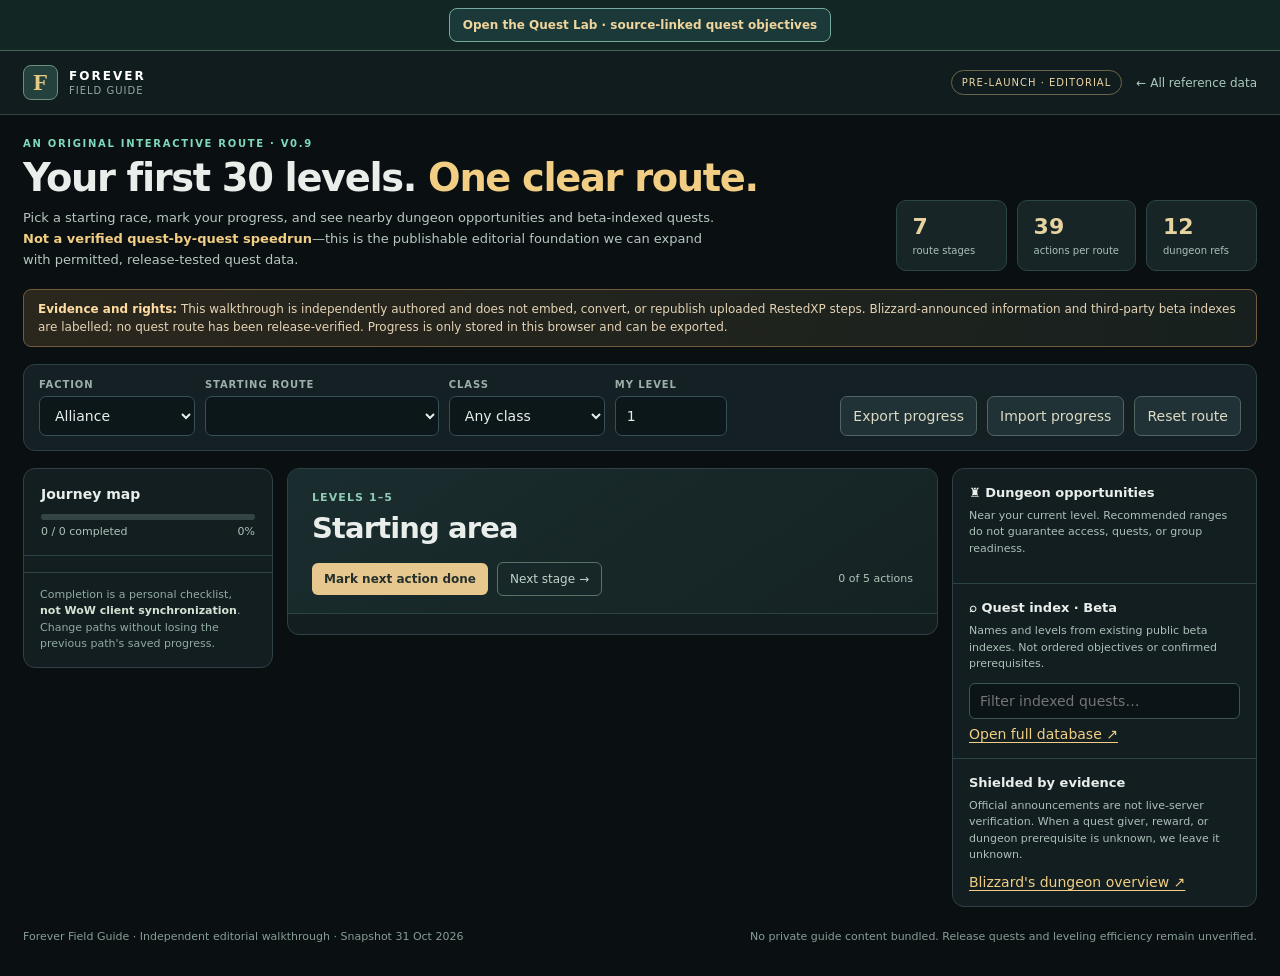
<file: walkthrough.template.html>
<!doctype html>
<html lang="en"><head><meta charset="utf-8"><meta name="viewport" content="width=device-width,initial-scale=1"><meta name="color-scheme" content="dark"><title>Level 1–30 Walkthrough — Forever Field Guide</title>
<style>
:root{--bg:#0a1012;--panel:#142024;--panel2:#18292d;--pane:#101a1e;--border:#2b4247;--gold:#f1ce83;--text:#e9eeeb;--muted:#a4b7b5;--green:#7fd8bb;--red:#ebc497;--cyan:#b6e0dd}
*{box-sizing:border-box}body{margin:0;background:var(--bg);color:var(--text);font-family:Inter,ui-sans-serif,system-ui,-apple-system,BlinkMacSystemFont,'Segoe UI',sans-serif;font-size:14px}button,select,input{font:inherit}a{color:var(--gold);text-underline-offset:3px}button{cursor:pointer}button:focus-visible,input:focus-visible,select:focus-visible{outline:2px solid var(--gold);outline-offset:2px}header{border-bottom:1px solid #314144;background:#111c1e;position:relative;z-index:2}.top{max-width:1510px;padding:14px 23px;margin:auto;display:flex;align-items:center;justify-content:space-between;gap:15px}.brand{display:flex;gap:11px;align-items:center;text-decoration:none;color:white}.mark{width:35px;height:35px;background:#25413e;border:1px solid #6d8d7d;color:#e6c983;border-radius:8px;display:grid;place-items:center;font:bold 24px Georgia,serif}.brand b{display:block;letter-spacing:.17em;font-size:12px}.brand small{display:block;font-size:10px;color:#92aaa2;letter-spacing:.1em;margin-top:2px}.headright{display:flex;align-items:center;gap:14px}.pill{display:inline-flex;font-size:10px;letter-spacing:.1em;border:1px solid #6b6548;color:#ebd5a6;border-radius:99px;padding:6px 10px;white-space:nowrap}.back{font-size:12px;text-decoration:none;color:#acc9bd}.container{max-width:1510px;padding:23px; margin:auto}.hero{display:flex;align-items:end;justify-content:space-between;gap:26px;margin-bottom:18px}.kicker{font-size:10px;font-weight:800;letter-spacing:.17em;color:var(--green);text-transform:uppercase}.hero h1{font-size:clamp(26px,3vw,39px);letter-spacing:-.035em;line-height:1.1;margin:8px 0 9px;font-weight:780}.hero p{color:#b6c7c0;max-width:700px;font-size:13px;line-height:1.6;margin:0}.hero b{color:var(--gold)}.hero-metrics{display:flex;gap:10px}.metric{background:#172527;border:1px solid #2d4546;border-radius:10px;padding:13px 16px;min-width:111px}.metric strong{font-size:22px;font-variant-numeric:tabular-nums;color:#e6d39f;display:block;line-height:1.2}.metric span{font-size:10px;color:#aac0b7}.alert{border:1px solid #715b3b;background:linear-gradient(110deg,#2b271d,#17201e);padding:10px 14px;margin-bottom:17px;border-radius:8px;color:#e4d3b5;font-size:12px;line-height:1.5}.alert strong{color:#ffdda0}.bar{display:flex;gap:10px;flex-wrap:wrap;align-items:end;border:1px solid var(--border);background:#142023;border-radius:12px;padding:14px 15px;margin-bottom:17px}.field{display:grid;gap:6px;min-width:112px;flex:1}.field label{color:#9cafa9;text-transform:uppercase;font-weight:750;font-size:10px;letter-spacing:.09em}.field select,.field input{background:#0c1719;border:1px solid #365056;color:var(--text);padding:10px 11px;border-radius:7px;width:100%;min-height:40px}.field.path{min-width:180px;flex:1.5}.field.level{max-width:90px}.bar .spacer{flex:.6}.outline{color:#dbdac5;border:1px solid #536561;background:#203235;border-radius:7px;padding:10px 12px;min-height:40px}.goldbtn{background:var(--gold);color:#25271d;border:0;border-radius:7px;padding:11px 14px;font-weight:800;min-height:40px}.layout{display:grid;grid-template-columns:250px minmax(0,1fr) 305px;gap:14px;align-items:start}.rail,.mainpanel,.context{border:1px solid #2d4146;background:#131e21;border-radius:12px;overflow:hidden}.railhead,.sectionHead{padding:17px;border-bottom:1px solid #2c4145}.railhead strong,.sectionHead strong{font-size:14px}.railhead p,.sectionHead p{font-size:11px;color:var(--muted);margin:5px 0 0;line-height:1.5}.progress-track{background:#324444;border-radius:100px;height:6px;overflow:hidden;margin:12px 0 5px}.progress-fill{height:100%;background:linear-gradient(90deg,#739b75,#badd9d);width:0;transition:width .18s}.progress-caption{font-size:11px;color:#b1c2b8;display:flex;justify-content:space-between}.stepsnav{padding:8px}.stageBtn{display:flex;text-align:left;gap:9px;align-items:flex-start;width:100%;border:1px solid transparent;background:transparent;border-radius:9px;padding:12px 9px;color:var(--text)}.stageBtn:hover{background:#1b2b2f}.stageBtn.active{background:#23373a;border-color:#5a7b74}.navnum{display:grid;place-items:center;color:#d9c58e;background:#233237;border:1px solid #405454;font-size:11px;width:25px;height:25px;flex:none;border-radius:6px;font-weight:800}.stageBtn.active .navnum{background:#d7bf83;color:#25312d}.stageBtn strong{display:block;font-size:12px;margin:1px 0 3px}.stageBtn small{display:block;color:#a7b9b1;font-size:10px;line-height:1.45}.stageBtn .mini{margin-left:auto;font-size:10px;color:#91baaa;white-space:nowrap}.railfoot{padding:14px 16px;border-top:1px solid #304448;font-size:11px;line-height:1.5;color:#93aaa2}.railfoot b{color:#d5e2d3}.stageTop{padding:22px 24px 17px;border-bottom:1px solid #2c4346;background:linear-gradient(145deg,#1a2d2e,#152224)}.stageTop .overline{color:#8fcab5;font-size:11px;letter-spacing:.1em;text-transform:uppercase;font-weight:750}.stageTop h2{font-size:clamp(21px,2.5vw,29px);letter-spacing:-.03em;margin:7px 0}.stageTop p{color:#a8c1b6;line-height:1.6;font-size:12px;margin:0}.stageTools{display:flex;gap:9px;align-items:center;margin-top:17px;flex-wrap:wrap}.stageTools button{font-size:12px;border-radius:6px;padding:9px 12px}.stageTools .skip{border:1px solid #587365;color:#c0d3c8;background:transparent}.stageTools .next{border:0;background:#e6c88f;color:#25302c;font-weight:800}.numline{margin-left:auto;color:#afc4b8;font-size:11px}.tasks{padding:10px 18px}.task{display:flex;align-items:flex-start;gap:13px;padding:15px 4px;border-bottom:1px solid #304046}.task:last-child{border-bottom:0}.task input[type=checkbox]{margin-top:3px;accent-color:#93c9a6;width:18px;height:18px;cursor:pointer;flex:none}.taskBody{flex:1;min-width:0}.taskTitle{display:flex;align-items:center;gap:8px;flex-wrap:wrap}.taskTitle strong{font-size:13px;font-weight:750}.kind{font-size:9px;font-weight:800;letter-spacing:.07em;text-transform:uppercase;border-radius:5px;color:#b0d4c5;background:#24413f;padding:4px 6px}.kind.dungeon{color:#f0cc91;background:#443a28}.kind.level,.kind.milestone{color:#e9d59d;background:#413e29}.task p{line-height:1.6;color:#abbbb6;font-size:12px;margin:7px 0 0}.task.done .taskBody{opacity:.58}.task.done strong{text-decoration:line-through}.task-footer{margin-top:8px;display:flex;align-items:center;gap:8px}.evidence{font-size:10px;color:#9eafa5}.optional{color:#dcbd90;font-size:10px}.context .card{padding:16px;border-bottom:1px solid #2d4246}.context .card:last-child{border-bottom:0}.context h3{font-size:13px;margin:0 0 8px}.context p{font-size:11px;color:#acc0b8;line-height:1.5;margin:0 0 10px}.dataRow{padding:10px 0;border-top:1px solid #2a4143}.dataRow:first-of-type{border-top:0}.dataRow strong{display:block;font-size:12px;color:#e7e8db}.dataRow span{display:block;font-size:10px;color:#aabbb0;margin-top:3px}.dataRow .source{font-size:10px;color:#dfcc95;margin-top:5px;display:inline-block}.questSearch{width:100%;background:#0b1517;color:var(--text);border:1px solid #3a5552;border-radius:6px;padding:9px 10px;margin-bottom:7px}.context .tiny{font-size:10px;color:#a3b5ad}.empty{font-size:11px;color:#9eb0a8;padding:10px 0}.footer{padding:22px 0 8px;color:#879d96;font-size:11px;line-height:1.5;display:flex;justify-content:space-between;gap:20px}.toast{position:fixed;right:22px;bottom:22px;background:#24473d;border:1px solid #7cb299;color:#e6faed;padding:11px 15px;border-radius:8px;box-shadow:0 12px 30px #0005;display:none;z-index:9}.toast.show{display:block}.evidenceMark{font-size:10px;color:#cbb788;background:#2c3026;border:1px solid #535039;padding:3px 7px;border-radius:6px}
@media(max-width:1120px){.layout{grid-template-columns:215px minmax(0,1fr)}.context{grid-column:2}.hero-metrics{display:none}}
@media(max-width:700px){.top{padding:12px 15px}.headright .pill{display:none}.container{padding:15px}.hero{margin-top:5px}.hero h1{font-size:28px}.bar{gap:8px;padding:12px}.field.path{min-width:145px}.field.level{max-width:none}.layout{display:block}.rail,.mainpanel,.context{margin-bottom:12px}.railhead{padding:12px 15px}.stepsnav{display:flex;overflow-x:auto;gap:6px}.stageBtn{min-width:137px;padding:9px;border:1px solid #284043}.stageBtn .mini{display:none}.railfoot{display:none}.stageTop{padding:19px 15px 15px}.tasks{padding:5px 13px}.context .card{padding:14px}.footer{display:block}.numline{margin-left:0}}
</style></head>
<body><div style="text-align:center;background:#122623;border-bottom:1px solid #44675a;padding:8px 15px"><a href="quest_lab.html" style="display:inline-flex;align-items:center;gap:7px;padding:9px 13px;border:1px solid #75aa9d;background:#1b3938;color:#efd59d;border-radius:8px;text-decoration:none;font-weight:750;font-size:12px">Open the Quest Lab · source-linked quest objectives</a></div><header><div class="top"><a class="brand" href="index.html"><span class="mark">F</span><span><b>FOREVER</b><small>FIELD GUIDE</small></span></a><div class="headright"><span class="pill">PRE-LAUNCH · EDITORIAL</span><a class="back" href="index.html">← All reference data</a></div></div></header>
<div class="container"><div class="hero"><div><div class="kicker">An original interactive route · V0.9</div><h1>Your first 30 levels. <span style="color:var(--gold)">One clear route.</span></h1><p>Pick a starting race, mark your progress, and see nearby dungeon opportunities and beta-indexed quests. <b>Not a verified quest-by-quest speedrun</b>—this is the publishable editorial foundation we can expand with permitted, release-tested quest data.</p></div><div class="hero-metrics"><div class="metric"><strong id="metricStages">7</strong><span>route stages</span></div><div class="metric"><strong id="metricTasks">39</strong><span>actions per route</span></div><div class="metric"><strong>12</strong><span>dungeon refs</span></div></div></div>
<div class="alert"><strong>Evidence and rights:</strong> This walkthrough is independently authored and does not embed, convert, or republish uploaded RestedXP steps. Blizzard-announced information and third-party beta indexes are labelled; no quest route has been release-verified. Progress is only stored in this browser and can be exported.</div>
<section class="bar" aria-label="Character route settings"><div class="field"><label for="faction">Faction</label><select id="faction"><option>Alliance</option><option>Horde</option></select></div><div class="field path"><label for="race">Starting route</label><select id="race"></select></div><div class="field"><label for="class">Class</label><select id="class"><option value="">Any class</option><option>Warrior</option><option>Paladin</option><option>Hunter</option><option>Rogue</option><option>Priest</option><option>Shaman</option><option>Mage</option><option>Warlock</option><option>Druid</option></select></div><div class="field level"><label for="level">My level</label><input type="number" id="level" min="1" max="30" value="1"></div><div class="spacer"></div><button class="outline" id="export">Export progress</button><button class="outline" id="import">Import progress</button><input type="file" id="fileInput" accept="application/json,.json" hidden><button class="outline" id="reset">Reset route</button></section>
<div class="layout"><aside class="rail"><div class="railhead"><strong>Journey map</strong><p id="pathSummary"></p><div class="progress-track"><div class="progress-fill" id="progressFill"></div></div><div class="progress-caption"><span id="progressText">0 / 0 completed</span><span id="progressPercent">0%</span></div></div><div class="stepsnav" id="stages"></div><div class="railfoot">Completion is a personal checklist, <b>not WoW client synchronization</b>. Change paths without losing the previous path's saved progress.</div></aside>
<main class="mainpanel"><div class="stageTop"><div class="overline" id="stageRange">Levels 1–5</div><h2 id="stageTitle">Starting area</h2><p id="stageSub"></p><div class="stageTools"><button class="next" id="nextTask">Mark next action done</button><button class="skip" id="nextStage">Next stage →</button><span class="numline" id="stageComplete">0 of 5 actions</span></div></div><div class="tasks" id="tasks"></div></main>
<aside class="context"><div class="card"><h3>♜ Dungeon opportunities</h3><p>Near your current level. Recommended ranges do not guarantee access, quests, or group readiness.</p><div id="dungeons"></div></div><div class="card"><h3>⌕ Quest index · Beta</h3><p>Names and levels from existing public beta indexes. Not ordered objectives or confirmed prerequisites.</p><input class="questSearch" id="questSearch" placeholder="Filter indexed quests…" aria-label="Filter indexed quest names"><div class="tiny" id="questCaption"></div><div id="quests"></div><a href="index.html#levelingGuide" class="source">Open full database ↗</a></div><div class="card"><h3>Shielded by evidence</h3><p>Official announcements are not live-server verification. When a quest giver, reward, or dungeon prerequisite is unknown, we leave it unknown.</p><a href="https://worldofwarcraft.blizzard.com/en-us/news/24301455" target="_blank" rel="noopener noreferrer">Blizzard's dungeon overview ↗</a></div></aside></div>
<footer class="footer"><span>Forever Field Guide · Independent editorial walkthrough · Snapshot 31 Oct 2026</span><span>No private guide content bundled. Release quests and leveling efficiency remain unverified.</span></footer></div><div class="toast" id="toast" role="status"></div>
<script>
'use strict';
const DATA=/*__WALKTHROUGH_JSON__*/;
const $=id=>document.getElementById(id);
let faction='Alliance',pathId='human',stageIndex=0,level=1,done=new Set(),search='';
const esc=v=>String(v==null?'':v).replace(/[&<>"']/g,c=>({'&':'&amp;','<':'&lt;','>':'&gt;','"':'&quot;',"'":'&#39;'}[c]));
const safeUrl=url=>/^https:\/\//.test(url||'')?url:'#';
const storageKey=id=>'ffg-0.9-progress:'+id;
function toast(msg){$('toast').textContent=msg;$('toast').classList.add('show');setTimeout(()=>$('toast').classList.remove('show'),2500)}
function save(){try{localStorage.setItem(storageKey(pathId),JSON.stringify([...done]));localStorage.setItem('ffg-0.9-selection',JSON.stringify({faction,pathId,level,chosenClass:$('class').value}));}catch(e){}}
function load(path){try{let x=JSON.parse(localStorage.getItem(storageKey(path))||'[]');done=new Set(Array.isArray(x)?x:[])}catch(e){done=new Set()}}
function current(){return DATA.paths[pathId]}
function stage(){return current().stages[stageIndex]}
function updatePaths(){let opts=Object.values(DATA.paths).filter(p=>p.faction===faction);$('race').innerHTML=opts.map(p=>`<option value="${esc(p.id)}">${esc(p.race)}</option>`).join('');if(!opts.some(p=>p.id===pathId))pathId=opts[0].id;$('race').value=pathId}
function stagesForLevel(l){return current().stages.findIndex(s=>s.low<=l&&s.high>=l)}
function render(){const p=current(),st=stage(),all=p.stages.flatMap(s=>s.tasks),total=all.length,completed=all.filter(t=>done.has(t.id)).length;let pct=Math.round(completed/total*100);$('pathSummary').textContent=p.summary;$('progressFill').style.width=pct+'%';$('progressText').textContent=completed+' / '+total+' completed';$('progressPercent').textContent=pct+'%';$('metricStages').textContent=p.stages.length;$('metricTasks').textContent=total;
$('stages').innerHTML=p.stages.map((s,i)=>{let cnt=s.tasks.filter(t=>done.has(t.id)).length;return `<button class="stageBtn ${i===stageIndex?'active':''}" data-stage="${i}" aria-current="${i===stageIndex?'step':'false'}"><span class="navnum">${i+1}</span><span><strong>Level ${s.low}–${s.high}</strong><small>${esc(s.zone)}</small></span><span class="mini">${cnt}/${s.tasks.length}</span></button>`}).join('');
$('stageRange').textContent=`LEVELS ${st.low}–${st.high} · ${p.faction} · ${p.race}`;$('stageTitle').textContent=st.zone;$('stageSub').textContent='Questing hub: '+st.hub+'. '+(st.low>12?'Complete local objectives, travel efficiently, and use dungeons only when convenient.':'Follow your starter storyline and move to the next hub when your character is ready.');
$('stageComplete').textContent=st.tasks.filter(t=>done.has(t.id)).length+' of '+st.tasks.length+' actions';
$('tasks').innerHTML=st.tasks.map(t=>`<label class="task ${done.has(t.id)?'done':''}"><input type="checkbox" data-task="${esc(t.id)}" ${done.has(t.id)?'checked':''} aria-label="Complete ${esc(t.title)}"><span class="taskBody"><span class="taskTitle"><span class="kind ${esc(t.kind.toLowerCase())}">${esc(t.kind)}</span><strong>${esc(t.title)}</strong></span><p>${esc(t.body)}</p><span class="task-footer">${t.source_url?`<a class="evidence" href="${esc(safeUrl(t.source_url))}" target="_blank" rel="noopener noreferrer">Blizzard announcement ↗</a>`:`<span class="evidence">Original editorial checkpoint</span>`}${t.optional?'<span class="optional">· optional</span>':''}</span></span></label>`).join('');
renderDungeons();renderQuests();save()}
function renderDungeons(){const p=current(),s=stage();let local={human:['deadmines','stockade','hall','excavation','gnomeregan','dalaran'],dwarfgnome:['hall','excavation','gnomeregan','stockade','deadmines','dalaran'],nightelf:['blackfathom','wailing','excavation','deadmines'],skyborne_a:['deadmines','hall','stockade','excavation','gnomeregan'],orctroll:['ragefire','wailing','razorfen','blackfathom'],tauren:['wailing','ragefire','razorfen','blackfathom'],undead:['ruins','shadowfang','dalaran','stockade'],skyborne_h:['ragefire','wailing','razorfen','blackfathom']}[pathId]||[];let ds=DATA.dungeons.filter(d=>d.min<=s.high+2&&d.max>=Math.max(s.low,level-1));const score=d=>{let ix=local.indexOf(d.id);return (ix<0?20:ix)+(d.min>level?1:0)+(d.status==='beta_reported'?0.1:0)};ds.sort((a,b)=>score(a)-score(b)||a.min-b.min);ds=ds.slice(0,5);$('dungeons').innerHTML=ds.length?ds.map(d=>`<div class="dataRow"><strong>${esc(d.name)}</strong><span>Levels ${d.min}–${d.max} · ${esc(d.location)}</span><span>${esc(d.tip)}</span><span class="source">${d.status==='official_announced'?'● Blizzard announced':'◌ Community beta listing'}</span></div>`).join(''):'<div class="empty">No dungeon bracket overlaps this stage. Focus on questing.</div>'}
function renderQuests(){const s=stage(),q=DATA.quests;let category=new Set(s.zone_keys.map(x=>x.toLowerCase())),text=search.toLowerCase();let filtered=q.filter(v=>{let loc=String(v.category).toLowerCase();return ((category.size&&[...category].some(x=>loc===x||loc.includes(x)))||(!text&&v.level>=s.low&&v.level<=s.high&&v.category==='Special'))&&(!text||(v.name+' '+v.category).toLowerCase().includes(text))});if(text&&!filtered.length)filtered=q.filter(v=>(v.name+' '+v.category).toLowerCase().includes(text));filtered=filtered.filter(v=>!v.level||v.level<=s.high+7).sort((a,b)=>a.level-b.level||a.name.localeCompare(b.name)).slice(0,8);$('questCaption').textContent=filtered.length+' beta-indexed results · not confirmed route order';$('quests').innerHTML=filtered.length?filtered.map(v=>`<div class="dataRow"><strong>${esc(v.name)}</strong><span>${esc(v.category)} · Quest Lv ${v.level||'?'} · Min Lv ${v.minimum||'?'}</span>${v.source?`<a class="source" href="${esc(safeUrl(v.source))}" rel="noopener noreferrer" target="_blank">Check source ↗</a>`:''}</div>`).join(''):'<div class="empty">No indexed quests matching this stage. The catalog is incomplete; don’t infer that the zone has no quests.</div>'}
function setPath(id){if(!DATA.paths[id])return;pathId=id;faction=current().faction;$('faction').value=faction;updatePaths();load(id);let found=stagesForLevel(level);stageIndex=Math.max(0,found);render()}
$('faction').addEventListener('change',()=>{faction=$('faction').value;pathId=Object.values(DATA.paths).find(p=>p.faction===faction).id;setPath(pathId)});
$('race').addEventListener('change',()=>setPath($('race').value));
$('class').addEventListener('change',()=>save());
$('level').addEventListener('change',()=>{level=Math.max(1,Math.min(30,Number($('level').value)||1));$('level').value=level;stageIndex=Math.max(0,stagesForLevel(level));render()});
$('stages').addEventListener('click',e=>{let b=e.target.closest('[data-stage]');if(!b)return;stageIndex=+b.dataset.stage;render()});
$('tasks').addEventListener('change',e=>{let id=e.target.dataset.task;if(!id)return;e.target.checked?done.add(id):done.delete(id);render()});
$('nextTask').addEventListener('click',()=>{let todo=stage().tasks.find(t=>!done.has(t.id));if(todo){done.add(todo.id);render();toast('Action completed')}else if(stageIndex<current().stages.length-1){stageIndex++;render();toast('Next stage')}else toast('All actions completed!')});
$('nextStage').addEventListener('click',()=>{stageIndex=Math.min(stageIndex+1,current().stages.length-1);render()});
$('questSearch').addEventListener('input',()=>{search=$('questSearch').value.trim();renderQuests()});
$('export').addEventListener('click',()=>{let payload={format:'forever-field-guide-progress',version:1,pathId,level,chosenClass:$('class').value,done:[...done],exported:new Date().toISOString()};const a=document.createElement('a');a.href=URL.createObjectURL(new Blob([JSON.stringify(payload,null,2)],{type:'application/json'}));a.download=`forever-${pathId}-progress.json`;a.click();setTimeout(()=>URL.revokeObjectURL(a.href),1000);toast('Progress exported')});
$('import').addEventListener('click',()=>$('fileInput').click());
$('fileInput').addEventListener('change',async e=>{let f=e.target.files?.[0];if(!f)return;try{if(f.size>100000)throw new Error('File is too large');let p=JSON.parse(await f.text());if(p.format!=='forever-field-guide-progress'||p.version!==1||!DATA.paths[p.pathId]||!Array.isArray(p.done))throw new Error('Not a valid progress file');let valid=new Set(DATA.paths[p.pathId].stages.flatMap(s=>s.tasks.map(t=>t.id)));setPath(p.pathId);done=new Set(p.done.filter(id=>valid.has(id)));level=Math.max(1,Math.min(30,Number(p.level)||1));$('level').value=level;stageIndex=Math.max(0,stagesForLevel(level));$('class').value=p.chosenClass||'';render();toast('Progress restored')}catch(err){toast('Import failed: '+err.message)}finally{e.target.value=''}});
$('reset').addEventListener('click',()=>{if(confirm('Clear checked actions for '+current().race+'?')){done.clear();render();toast('Route progress cleared')}});
try{let p=JSON.parse(localStorage.getItem('ffg-0.9-selection')||'null');if(p&&DATA.paths[p.pathId]){pathId=p.pathId;faction=DATA.paths[pathId].faction;level=Math.max(1,Math.min(30,Number(p.level)||1));$('level').value=level;$('class').value=p.chosenClass||''}}catch(e){}
$('faction').value=faction;updatePaths();load(pathId);stageIndex=Math.max(0,stagesForLevel(level));render();
</script></body></html>
</file>
